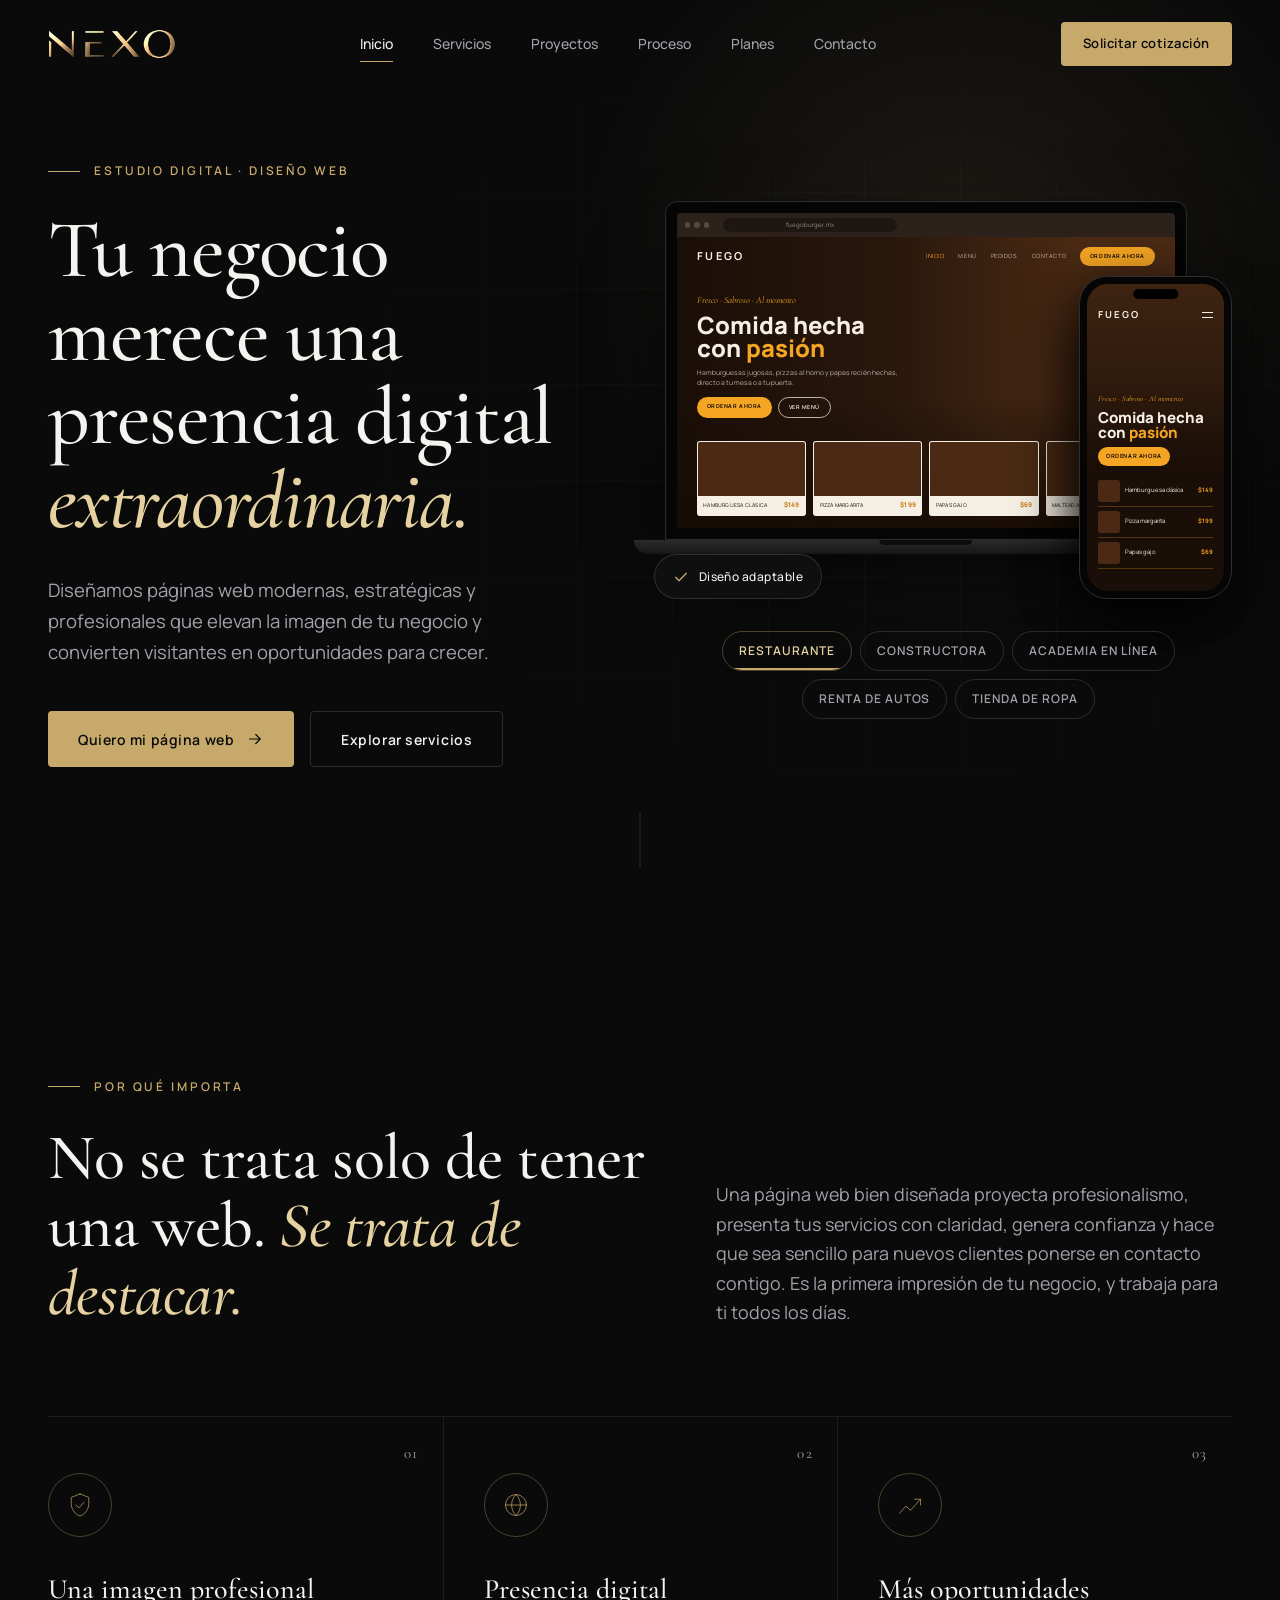
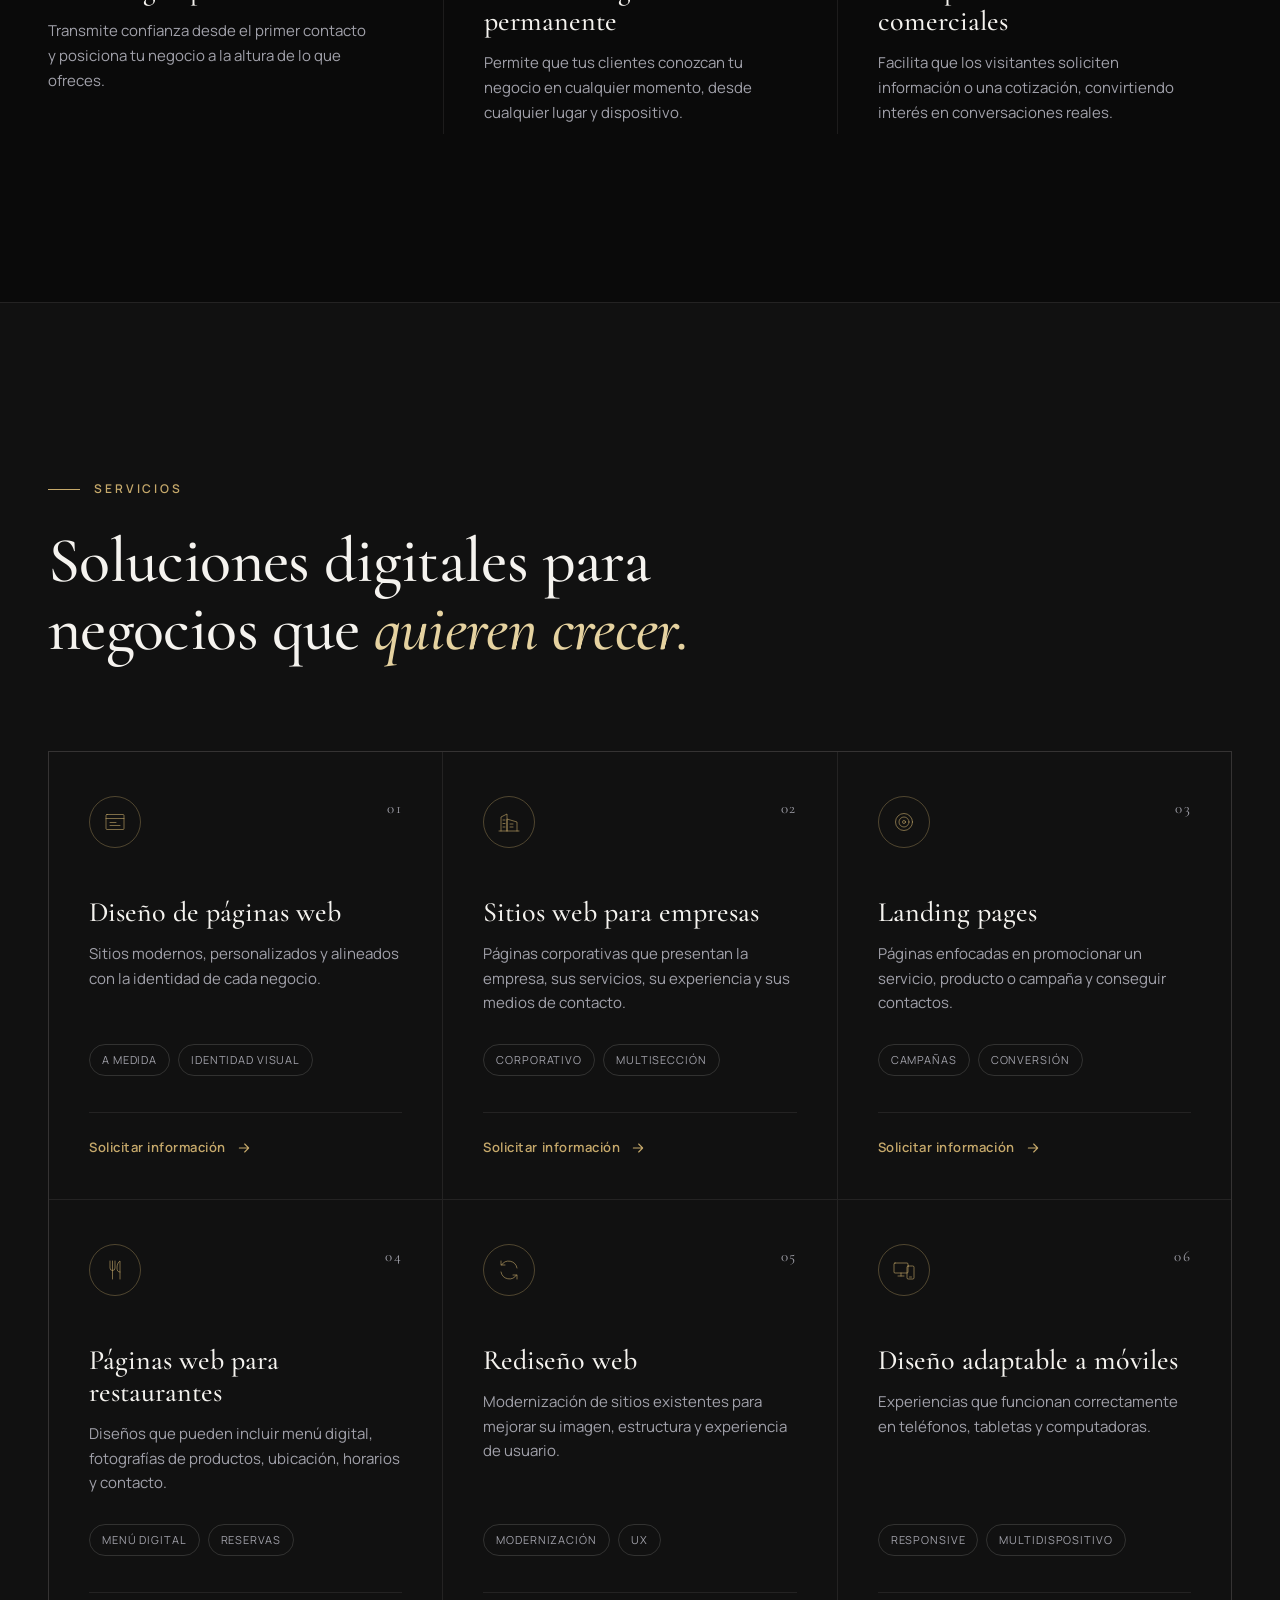
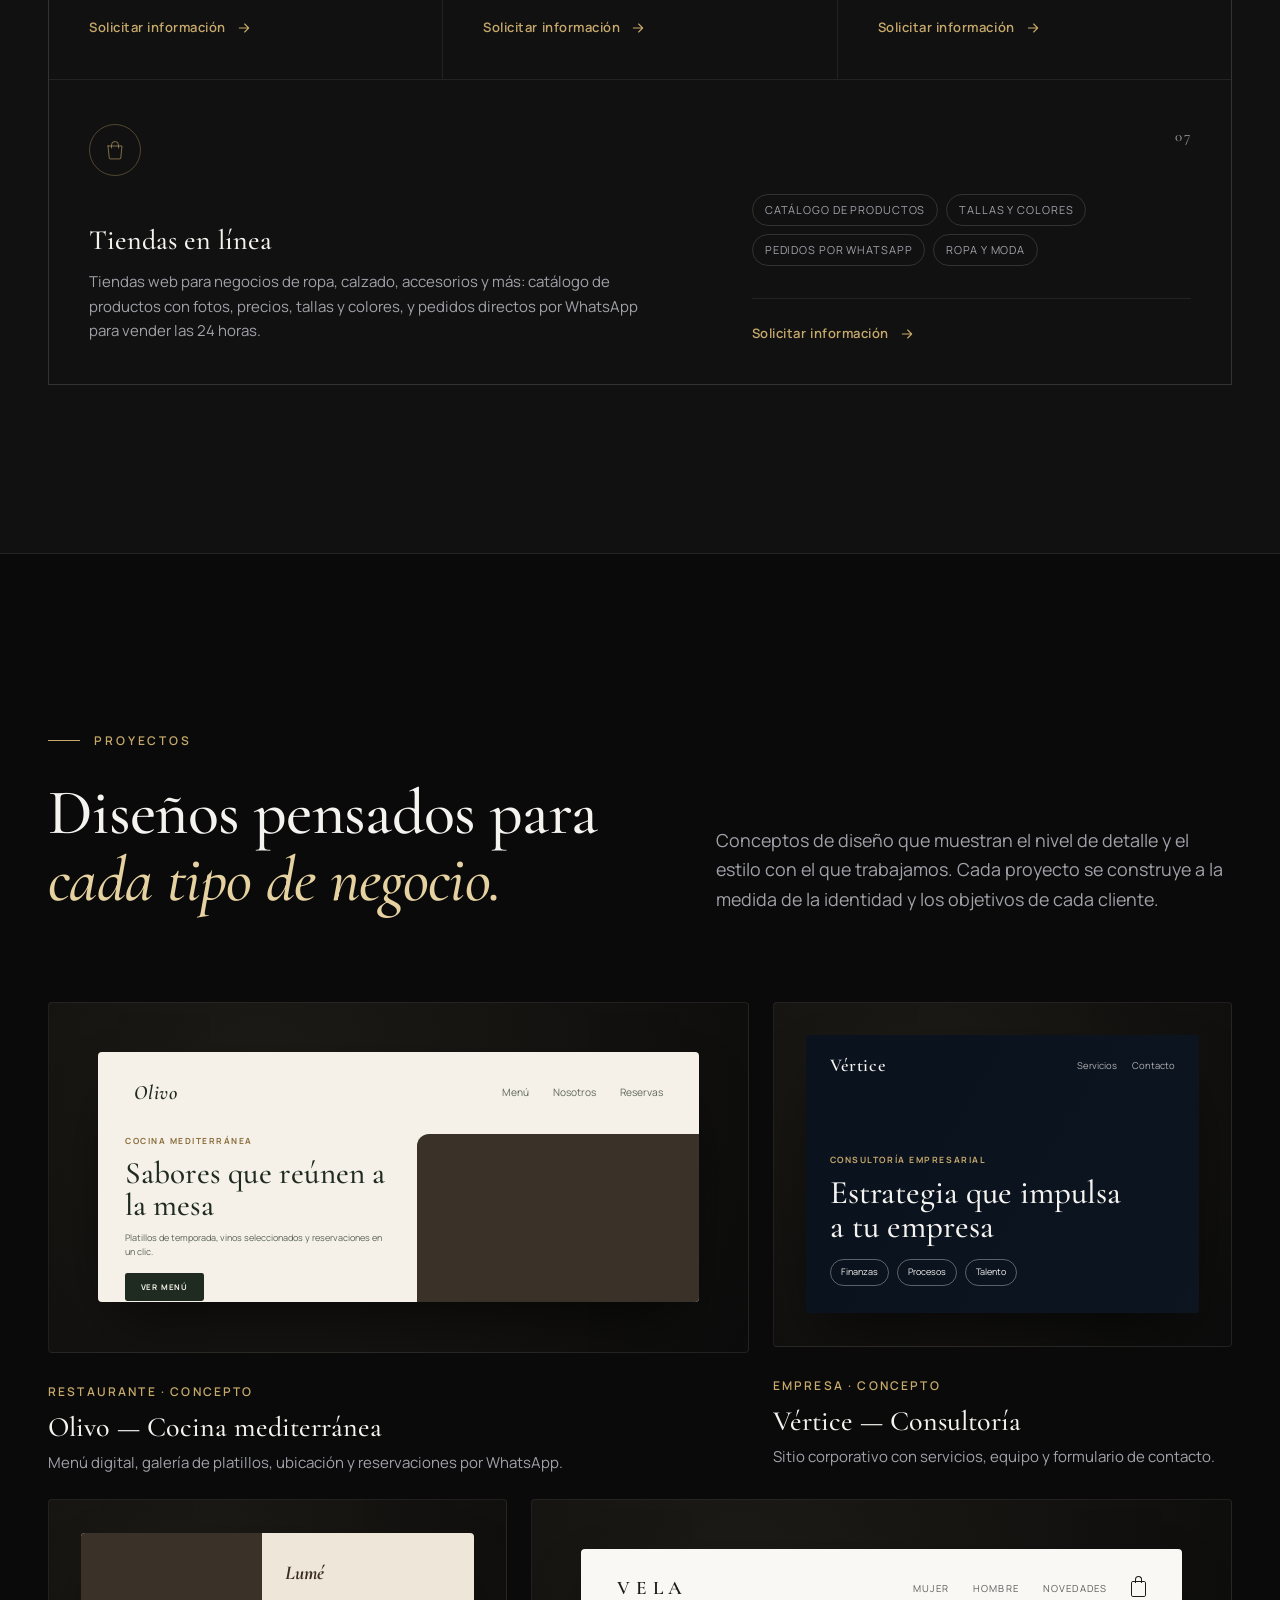
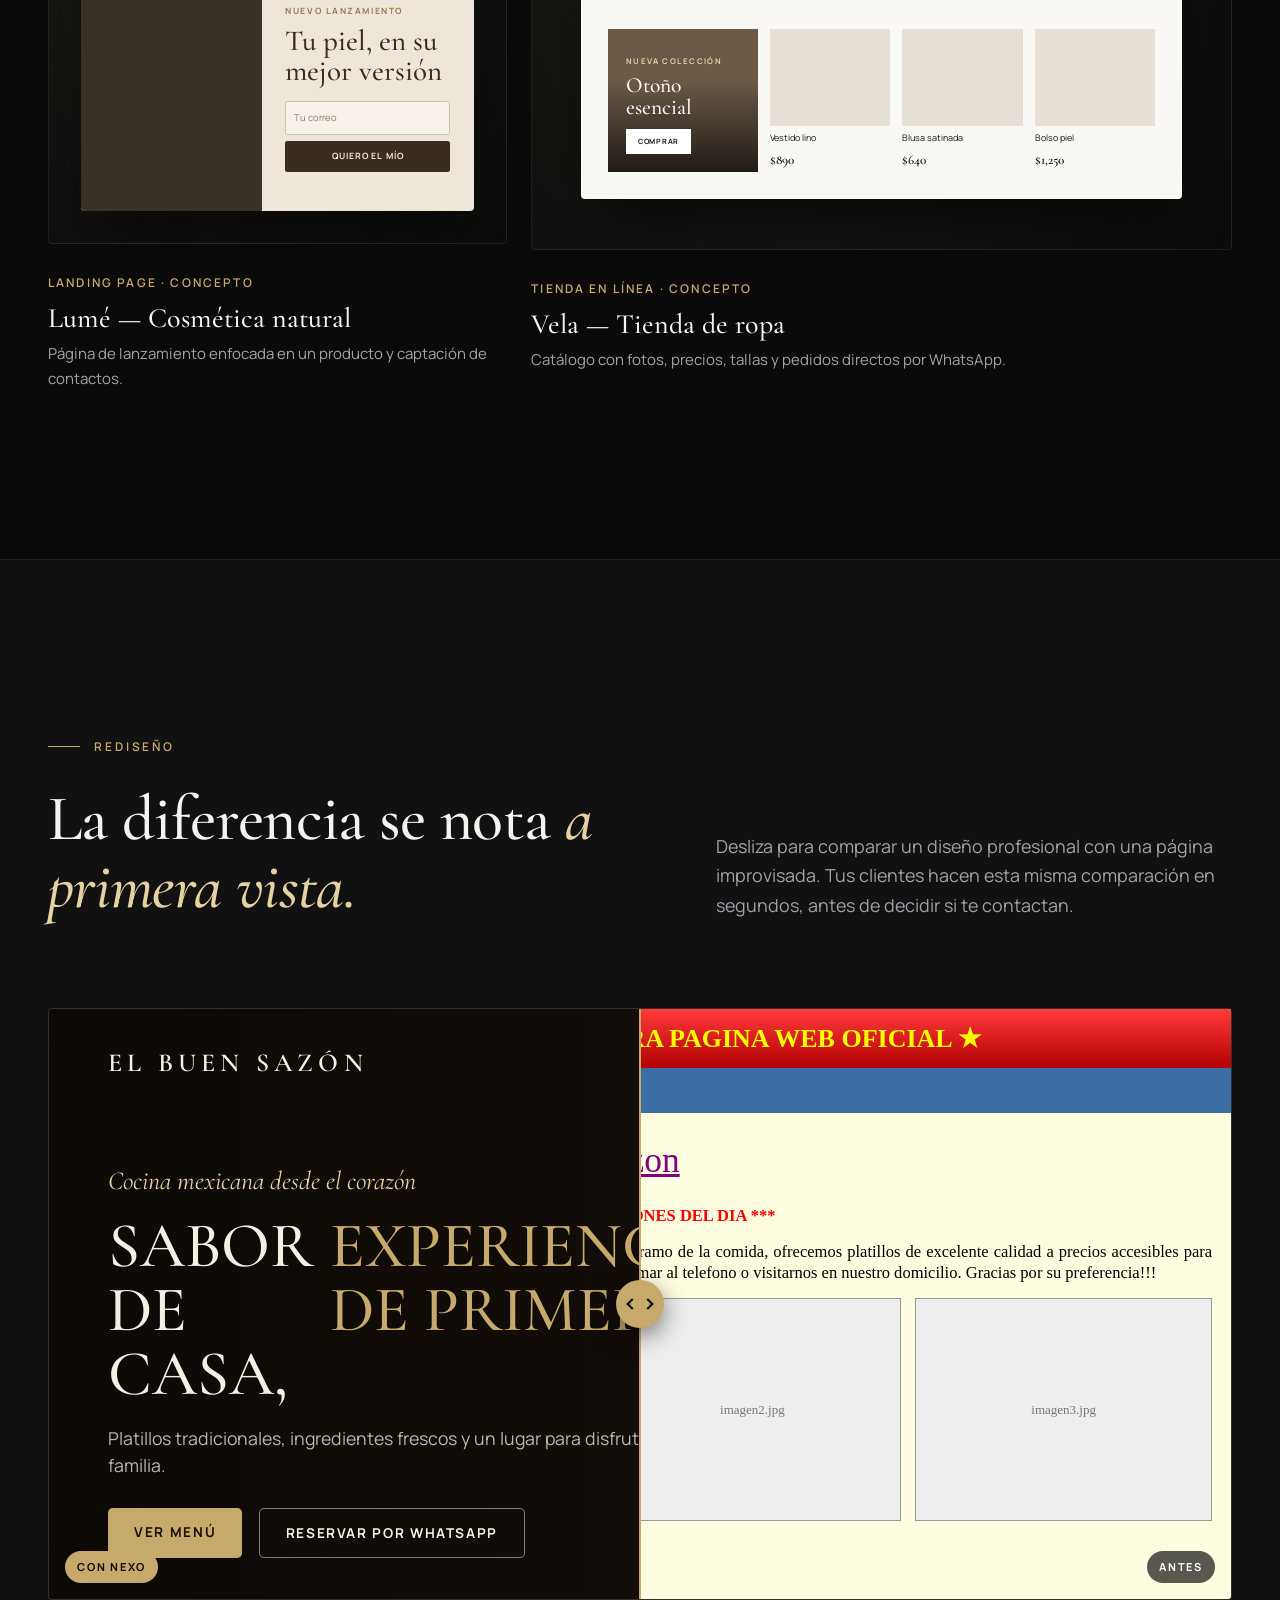
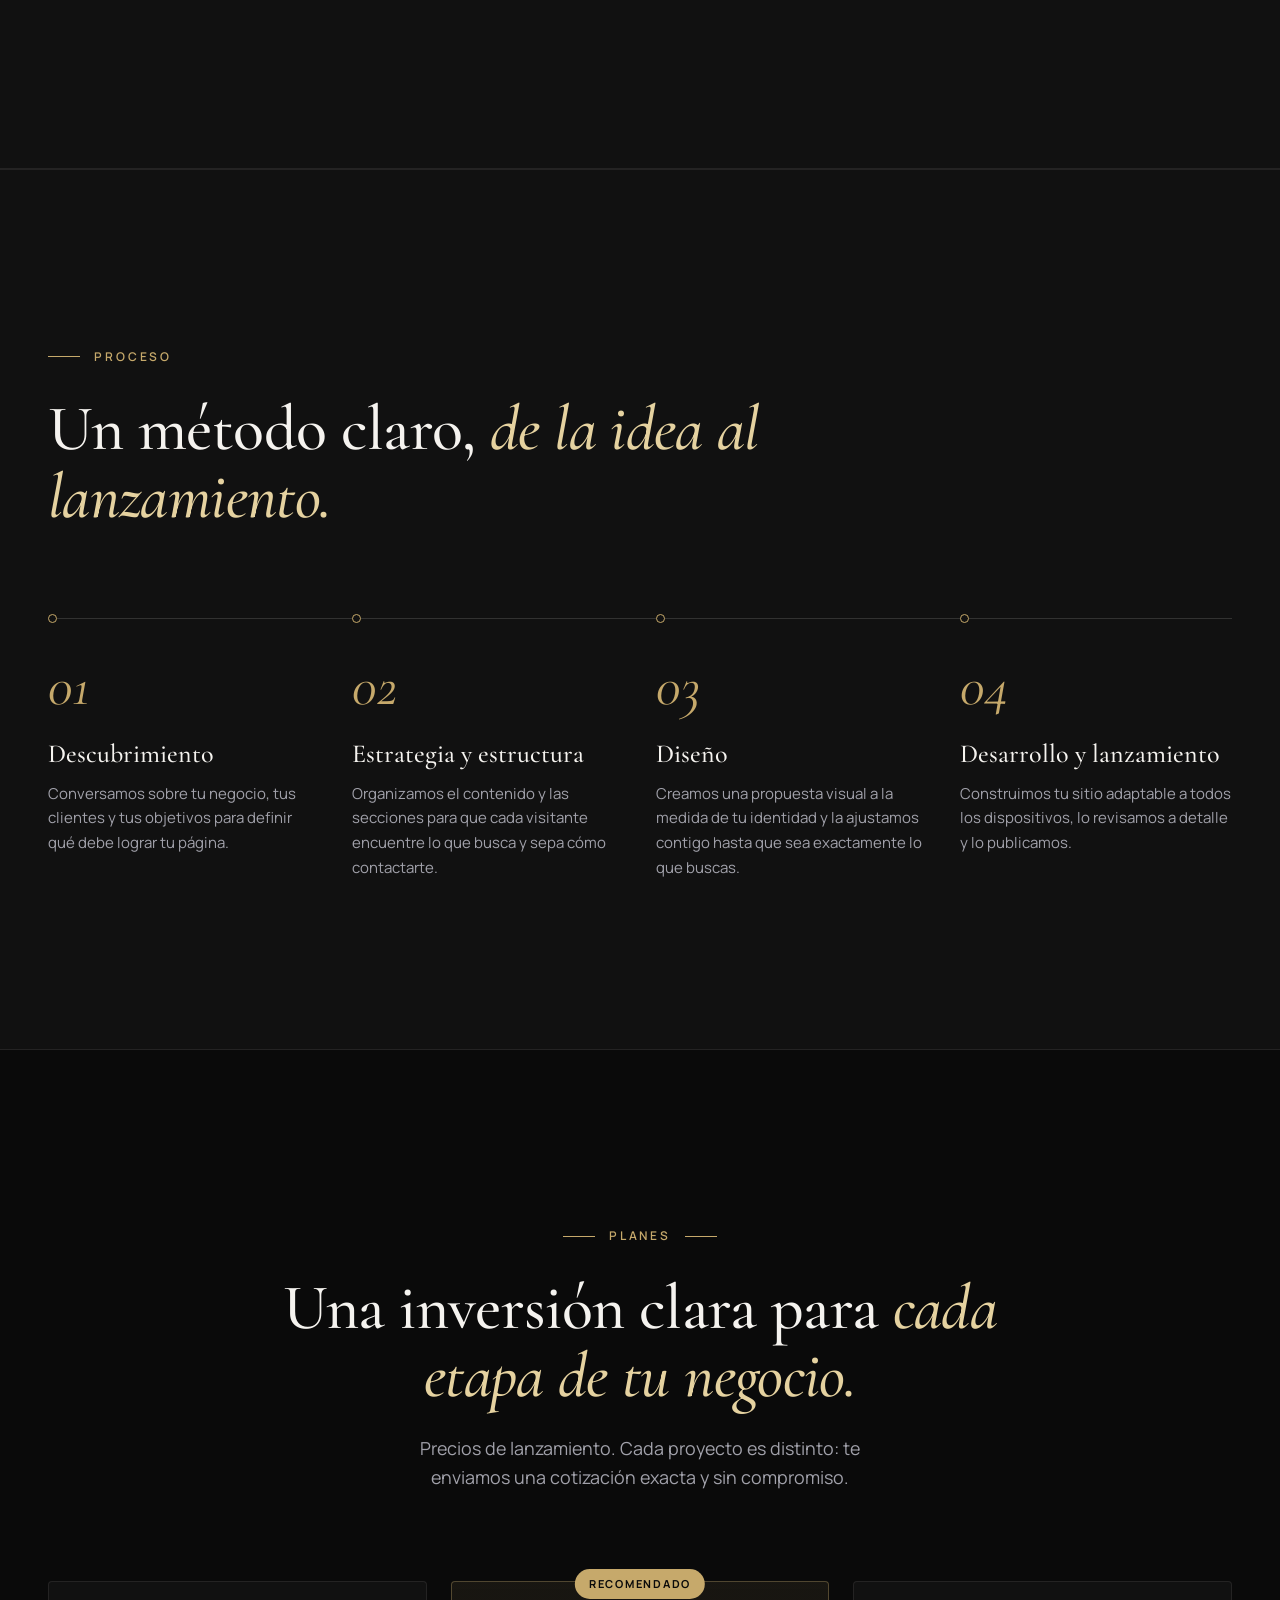
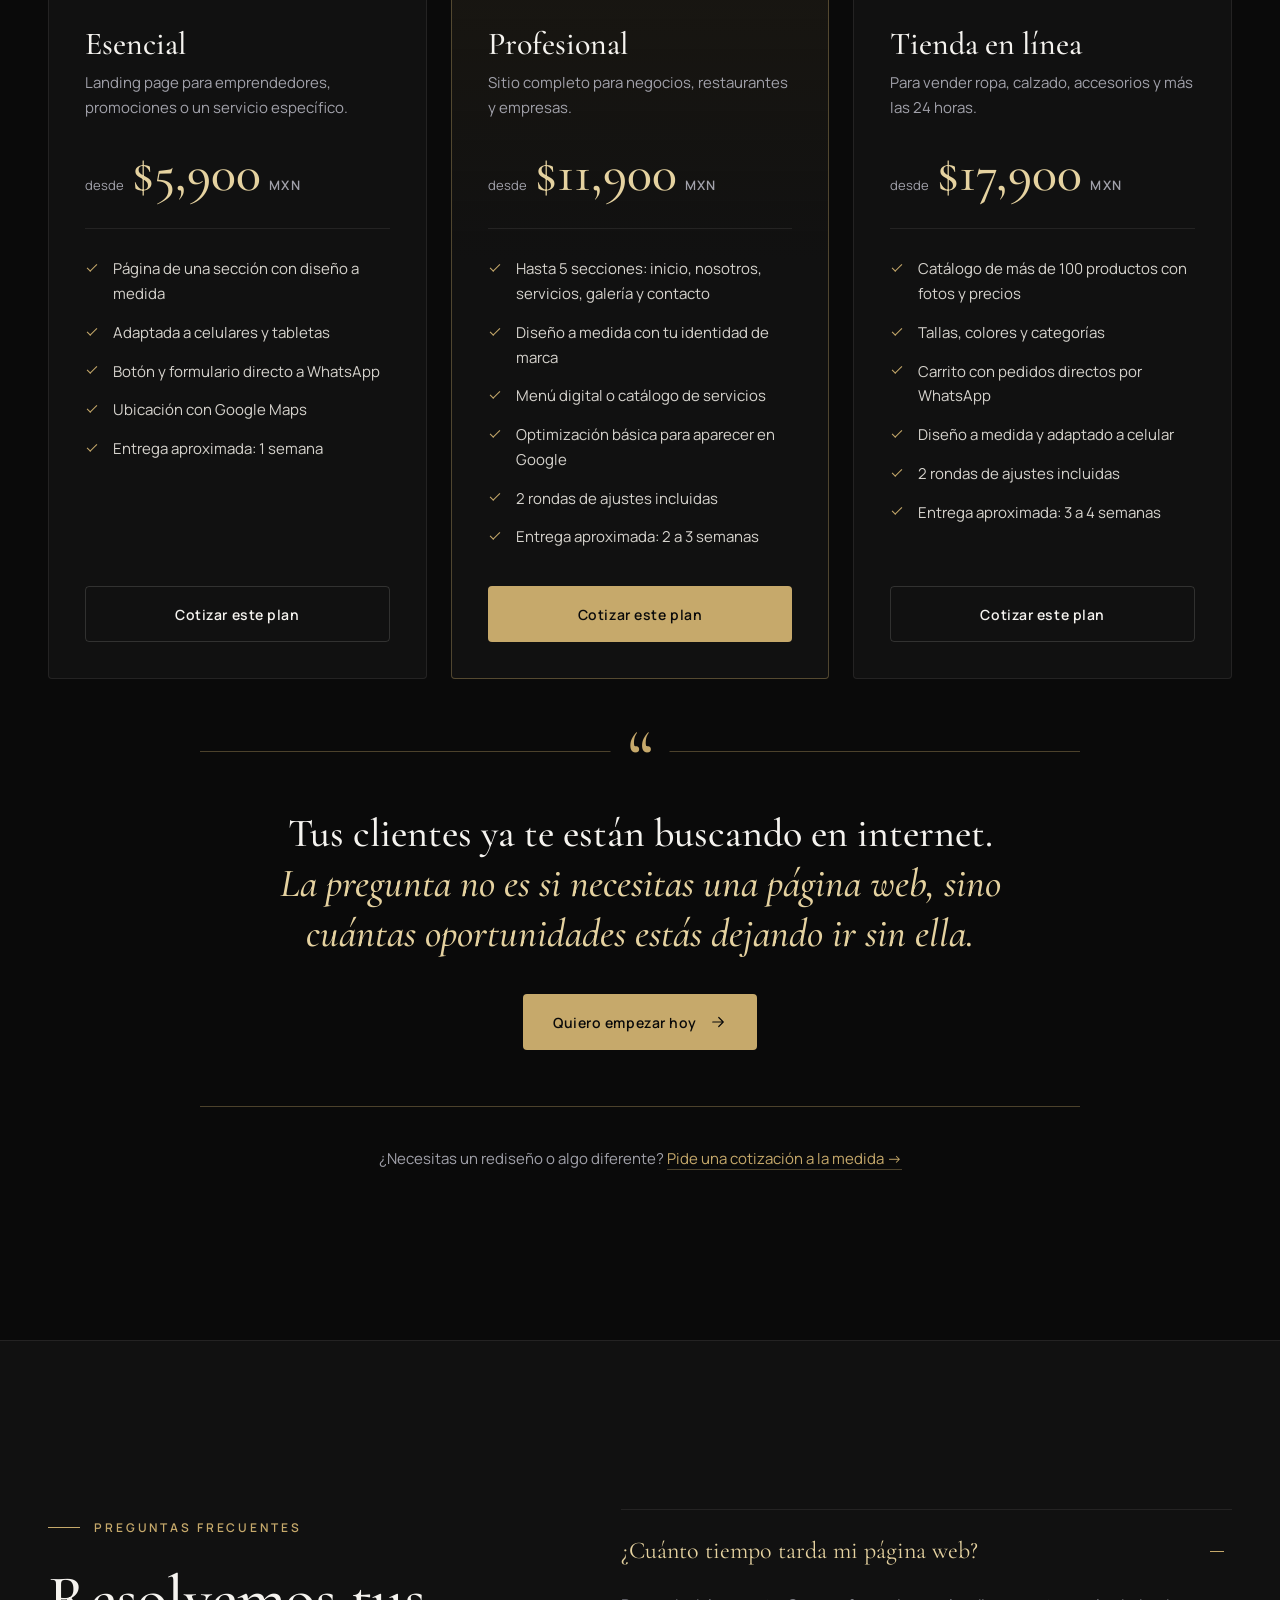
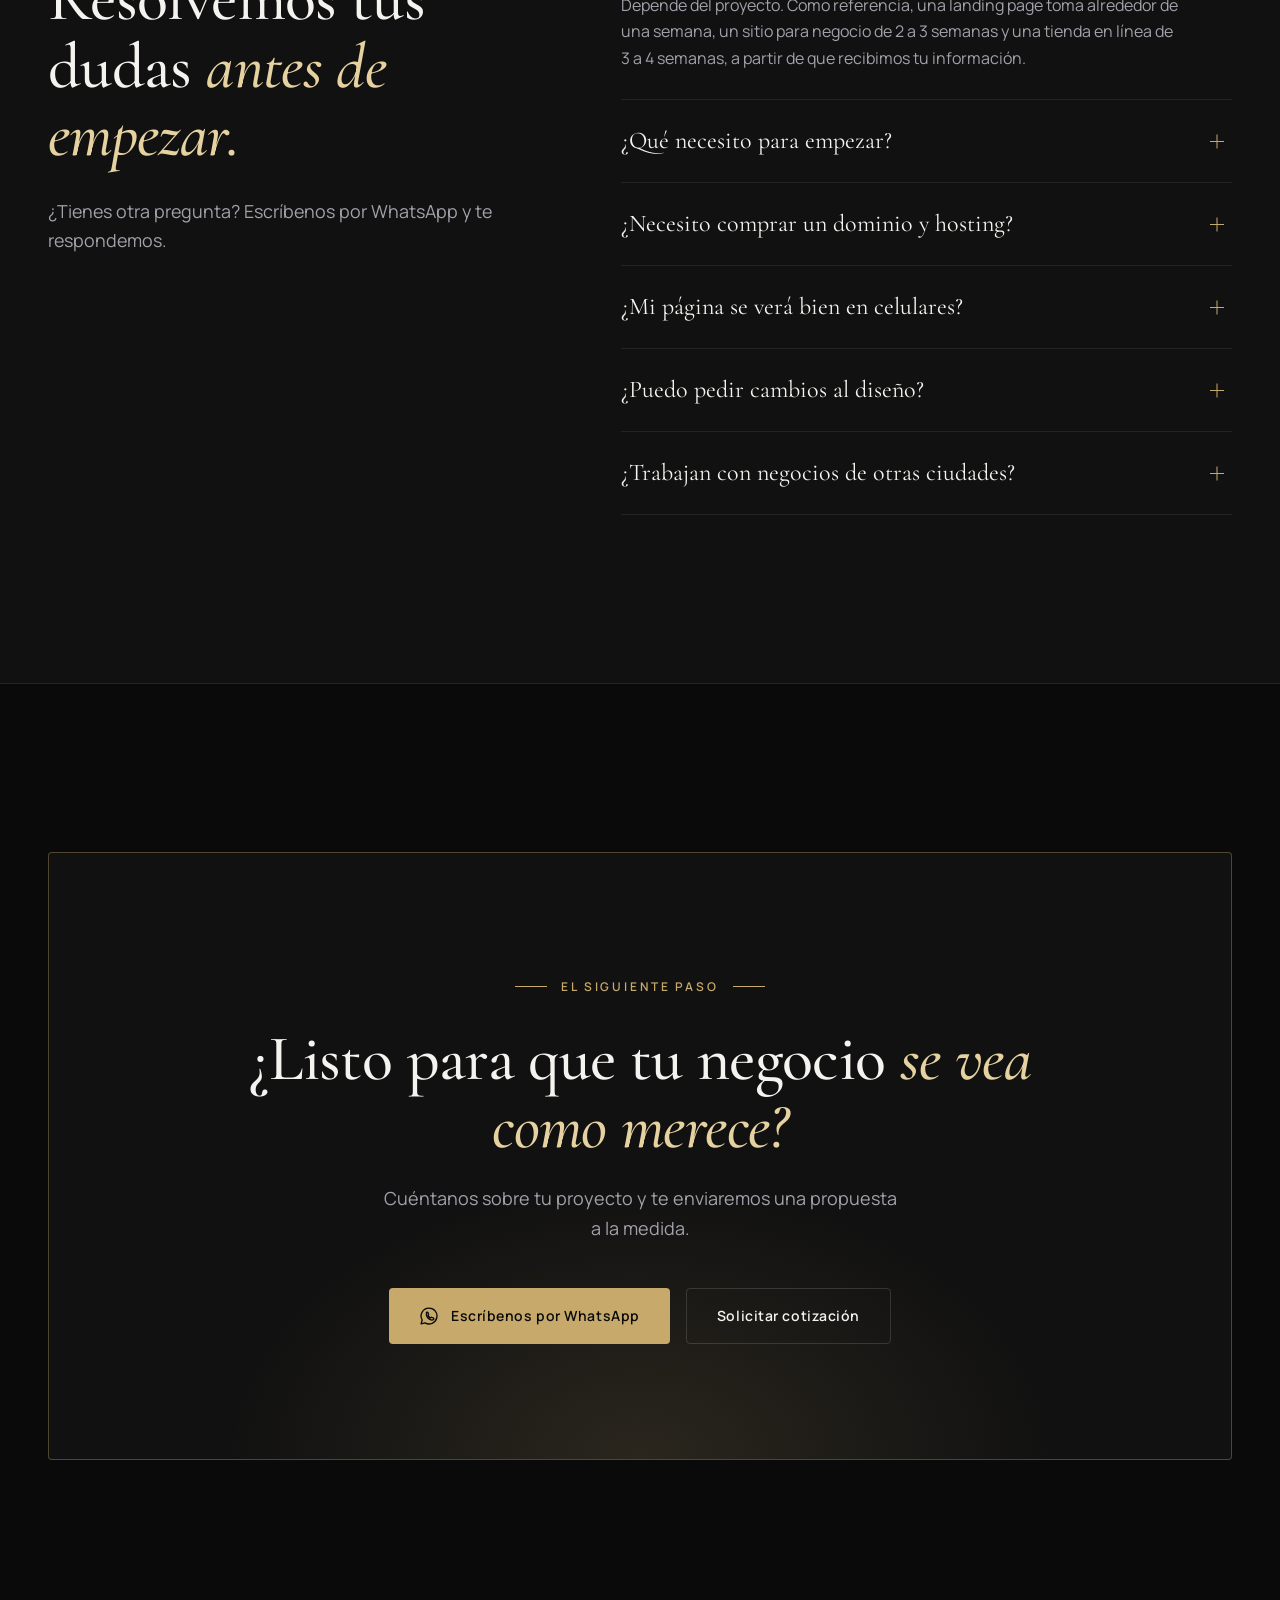
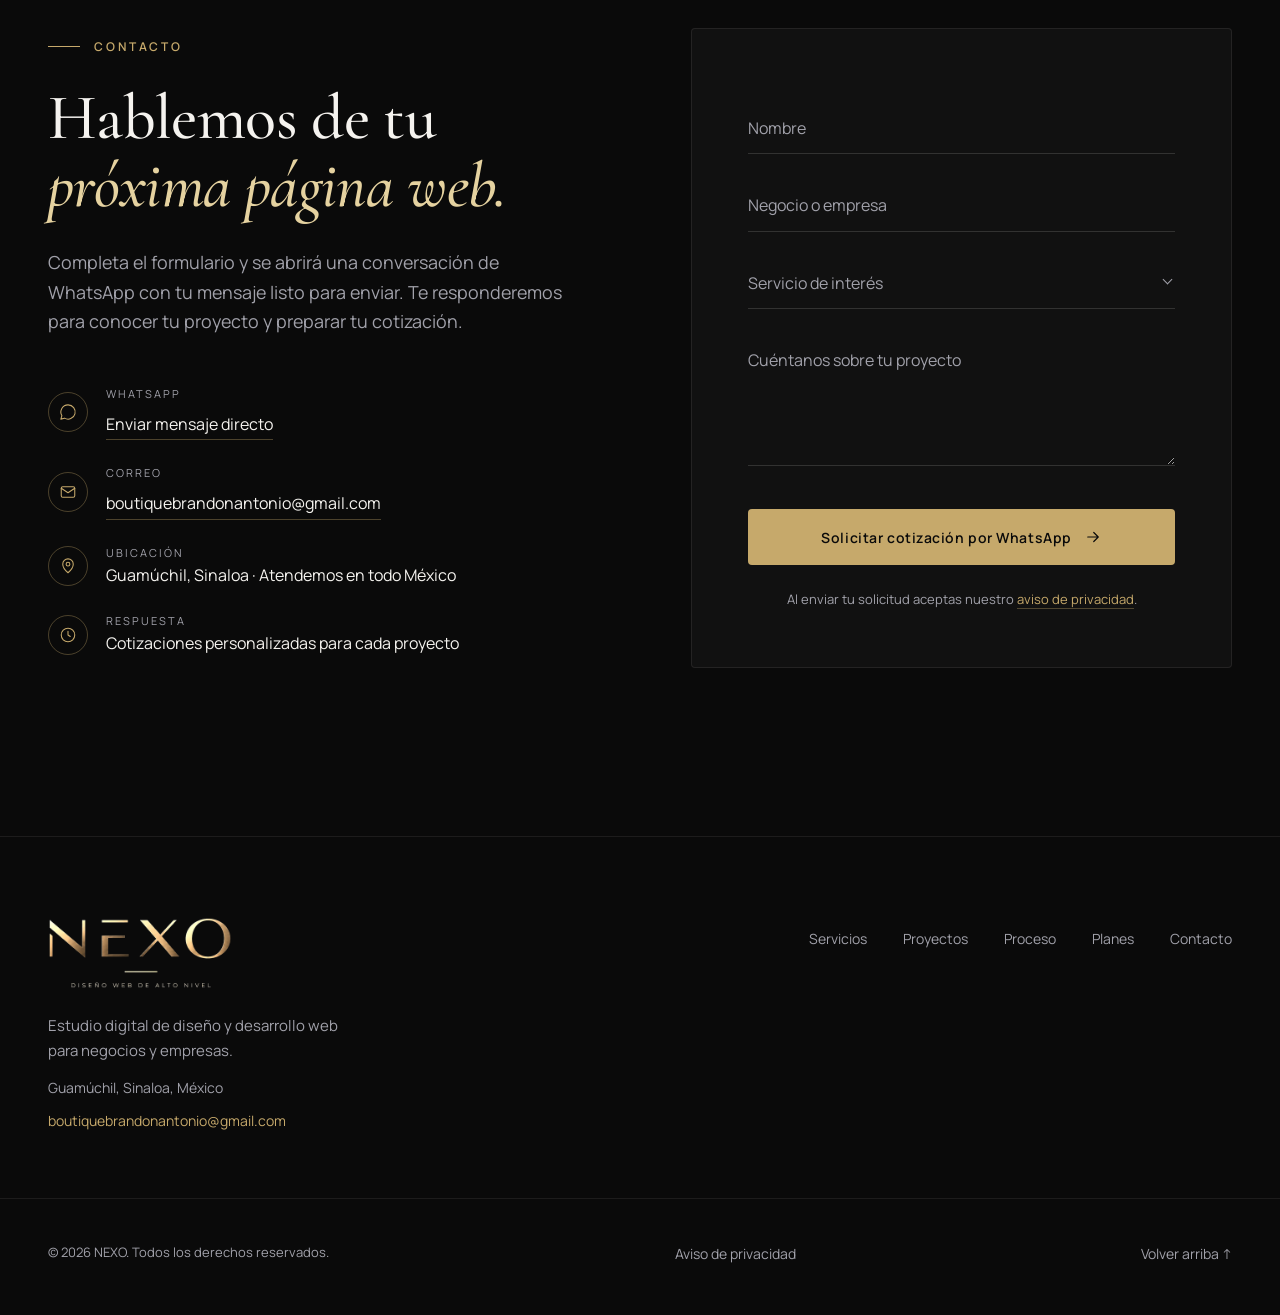
<file: index.html>
<!doctype html>
<html lang="es">
<head>
  <meta charset="utf-8">
  <meta name="viewport" content="width=device-width, initial-scale=1">
  <title>NEXO · Estudio digital de diseño web</title>
  <meta name="description" content="NEXO diseña páginas web modernas, estratégicas y profesionales que elevan la imagen de tu negocio y convierten visitantes en oportunidades para crecer.">
  <meta name="theme-color" content="#0A0A0A">
  <link rel="canonical" href="https://maria2605199-cyber.github.io/mi-pagina-web-NEXO/">
  <meta property="og:title" content="NEXO · Estudio digital de diseño web">
  <meta property="og:description" content="Tu negocio merece una presencia digital extraordinaria. Páginas web, tiendas en línea y landing pages para negocios.">
  <meta property="og:type" content="website">
  <meta property="og:url" content="https://maria2605199-cyber.github.io/mi-pagina-web-NEXO/">
  <meta property="og:locale" content="es_MX">
  <meta property="og:site_name" content="NEXO">
  <meta property="og:image" content="https://maria2605199-cyber.github.io/mi-pagina-web-NEXO/assets/og-image.png">
  <meta property="og:image:width" content="1200">
  <meta property="og:image:height" content="630">
  <meta property="og:image:alt" content="NEXO · Diseño web de alto nivel">
  <meta name="twitter:card" content="summary_large_image">
  <meta name="twitter:image" content="https://maria2605199-cyber.github.io/mi-pagina-web-NEXO/assets/og-image.png">
  <link rel="icon" href="assets/favicon.png" type="image/png">
  <link rel="apple-touch-icon" href="assets/apple-touch-icon.png">
  <script type="application/ld+json">
  {
    "@context": "https://schema.org",
    "@type": "ProfessionalService",
    "name": "NEXO",
    "alternateName": "NEXO Estudio Digital",
    "description": "Estudio digital de diseño y desarrollo de páginas web, tiendas en línea y landing pages para negocios y empresas.",
    "url": "https://maria2605199-cyber.github.io/mi-pagina-web-NEXO/",
    "logo": "https://maria2605199-cyber.github.io/mi-pagina-web-NEXO/assets/logo-nexo-completo.png",
    "image": "https://maria2605199-cyber.github.io/mi-pagina-web-NEXO/assets/og-image.png",
    "telephone": "+52 673 114 4723",
    "priceRange": "$5,900 - $17,900 MXN",
    "areaServed": {
      "@type": "Country",
      "name": "México"
    },
    "knowsLanguage": "es",
    "contactPoint": {
      "@type": "ContactPoint",
      "telephone": "+52 673 114 4723",
      "contactType": "sales",
      "availableLanguage": "Spanish",
      "email": "boutiquebrandonantonio@gmail.com"
    },
    "hasOfferCatalog": {
      "@type": "OfferCatalog",
      "name": "Planes de diseño web",
      "itemListElement": [
        {
          "@type": "Offer",
          "name": "Esencial · Landing page",
          "priceCurrency": "MXN",
          "price": "5900"
        },
        {
          "@type": "Offer",
          "name": "Profesional · Sitio web para negocio",
          "priceCurrency": "MXN",
          "price": "11900"
        },
        {
          "@type": "Offer",
          "name": "Tienda en línea",
          "priceCurrency": "MXN",
          "price": "17900"
        }
      ]
    },
    "email": "boutiquebrandonantonio@gmail.com",
    "founder": {
      "@type": "Person",
      "name": "Brandon Ulises Chaparro Vergara"
    },
    "address": {
      "@type": "PostalAddress",
      "addressLocality": "Guamúchil",
      "addressRegion": "Sinaloa",
      "addressCountry": "MX"
    }
  }
  </script>
  <link rel="preconnect" href="https://images.unsplash.com">
  <link rel="preconnect" href="https://fonts.googleapis.com">
  <link rel="preconnect" href="https://fonts.gstatic.com" crossorigin>
  <link href="https://fonts.googleapis.com/css2?family=Cormorant+Garamond:ital,wght@0,400;0,500;0,600;1,400;1,500&family=Manrope:wght@300;400;500;600;700&display=swap" rel="stylesheet">
  <link rel="stylesheet" href="css/styles.css?v=__VERSION__">
</head>
<body>
  <a class="skip-link" href="#contenido">Saltar al contenido</a>

  <!-- ============ NAVEGACIÓN ============ -->
  <header class="nav" id="nav">
    <div class="container nav__inner">
      <a href="#inicio" class="logo" aria-label="NEXO, ir al inicio"><img src="assets/logo-nexo.png" alt="NEXO" width="440" height="103"></a>

      <nav class="nav__links" aria-label="Principal">
        <a href="#inicio">Inicio</a>
        <a href="#servicios">Servicios</a>
        <a href="#proyectos">Proyectos</a>
        <a href="#proceso">Proceso</a>
        <a href="#planes">Planes</a>
        <a href="#contacto">Contacto</a>
      </nav>

      <a href="#contacto" class="btn btn--gold btn--sm nav__cta">Solicitar cotización</a>

      <button class="nav__toggle" id="navToggle" aria-label="Abrir menú" aria-expanded="false" aria-controls="mobileMenu">
        <span></span><span></span>
      </button>
    </div>

    <div class="mobile-menu" id="mobileMenu" hidden>
      <nav aria-label="Móvil">
        <a href="#inicio">Inicio</a>
        <a href="#servicios">Servicios</a>
        <a href="#proyectos">Proyectos</a>
        <a href="#proceso">Proceso</a>
        <a href="#planes">Planes</a>
        <a href="#contacto">Contacto</a>
      </nav>
      <a href="#contacto" class="btn btn--gold">Solicitar cotización</a>
    </div>
  </header>

  <main id="contenido">

    <!-- ============ HERO ============ -->
    <section class="hero" id="inicio">
      <div class="hero__glow" aria-hidden="true"></div>
      <div class="hero__grid" aria-hidden="true"></div>

      <div class="container hero__inner">
        <div class="hero__copy">
          <p class="eyebrow reveal">Estudio digital · Diseño web</p>
          <h1 class="hero__title reveal" data-delay="1">
            Tu negocio merece una presencia digital <em>extraordinaria.</em>
          </h1>
          <p class="hero__lead reveal" data-delay="2">
            Diseñamos páginas web modernas, estratégicas y profesionales que elevan la imagen de tu negocio y convierten visitantes en oportunidades para crecer.
          </p>
          <div class="hero__actions reveal" data-delay="3">
            <a href="#contacto" class="btn btn--gold">
              Quiero mi página web
              <svg viewBox="0 0 24 24" aria-hidden="true"><path d="M5 12h14M13 6l6 6-6 6"/></svg>
            </a>
            <a href="#servicios" class="btn btn--ghost">Explorar servicios</a>
          </div>
        </div>

        <!-- Composición de dispositivos: carrusel de estilos de sitio -->
        <div class="showcase reveal" data-delay="2">
          <div class="devices" aria-hidden="true">
            <div class="laptop">
              <div class="laptop__screen">
                <div class="site site--food is-active">
                  <div class="site__bar"><i></i><i></i><i></i><span class="site__url">fuegoburger.mx</span></div>
                  <div class="site__hero" data-img="https://images.unsplash.com/photo-1568901346375-23c9450c58cd?auto=format&fit=crop&w=1100&q=70">
                    <div class="site__nav"><b class="site__logo">FUEGO</b><span class="is-on">Inicio</span><span>Menú</span><span>Pedidos</span><span>Contacto</span><em class="site__btn">Ordenar ahora</em></div>
                    <div class="site__copy">
                      <i>Fresco · Sabroso · Al momento</i>
                      <div class="site__title">Comida hecha<br>con <span>pasión</span></div>
                      <p>Hamburguesas jugosas, pizzas al horno y papas recién hechas, directo a tu mesa o a tu puerta.</p>
                      <div class="site__cta"><em>Ordenar ahora</em><u>Ver menú</u></div>
                    </div>
                    <div class="site__menu">
                      <div class="dish"><div class="dish__img" data-img="https://images.unsplash.com/photo-1568901346375-23c9450c58cd?auto=format&fit=crop&w=360&q=70"></div><div class="dish__info"><span>Hamburguesa clásica</span><b>$149</b></div></div>
                      <div class="dish"><div class="dish__img" data-img="https://images.unsplash.com/photo-1565299624946-b28f40a0ae38?auto=format&fit=crop&w=360&q=70"></div><div class="dish__info"><span>Pizza margarita</span><b>$199</b></div></div>
                      <div class="dish"><div class="dish__img" data-img="https://images.unsplash.com/photo-1573080496219-bb080dd4f877?auto=format&fit=crop&w=360&q=70"></div><div class="dish__info"><span>Papas gajo</span><b>$69</b></div></div>
                      <div class="dish"><div class="dish__img" data-img="https://images.unsplash.com/photo-1572490122747-3968b75cc699?auto=format&fit=crop&w=360&q=70"></div><div class="dish__info"><span>Malteada</span><b>$79</b></div></div>
                    </div>
                  </div>
                </div>
                <div class="site site--build">
                  <div class="site__bar"><i></i><i></i><i></i><span class="site__url">alturaconstructora.mx</span></div>
                  <div class="site__hero" data-img="https://images.unsplash.com/photo-1486406146926-c627a92ad1ab?auto=format&fit=crop&w=1100&q=70">
                    <div class="site__nav"><b class="site__logo">ALTURA</b><span class="is-on">Inicio</span><span>Servicios</span><span>Proyectos</span><span>Nosotros</span><em class="site__btn">Contacto</em></div>
                    <div class="site__copy">
                      <i>Ingeniería y construcción</i>
                      <div class="site__title">Construimos el<br><span>futuro</span> de tu ciudad</div>
                      <p>Proyectos de infraestructura, edificios comerciales y desarrollo urbano con calidad y experiencia.</p>
                      <div class="site__cta"><em>Conocer más</em><u>Ver proyectos</u></div>
                    </div>
                    <div class="site__menu">
                      <div class="dish"><div class="dish__img" data-img="https://images.unsplash.com/photo-1449157291145-7efd050a4d0e?auto=format&fit=crop&w=360&q=70"></div><div class="dish__info"><span>Infraestructura</span><b>Ver más</b></div></div>
                      <div class="dish"><div class="dish__img" data-img="https://images.unsplash.com/photo-1545324418-cc1a3fa10c00?auto=format&fit=crop&w=360&q=70"></div><div class="dish__info"><span>Edificios comerciales</span><b>Ver más</b></div></div>
                      <div class="dish"><div class="dish__img" data-img="https://images.unsplash.com/photo-1486406146926-c627a92ad1ab?auto=format&fit=crop&w=360&q=70"></div><div class="dish__info"><span>Desarrollo urbano</span><b>Ver más</b></div></div>
                      <div class="dish"><div class="dish__img" data-img="https://images.unsplash.com/photo-1503387762-592deb58ef4e?auto=format&fit=crop&w=360&q=70"></div><div class="dish__info"><span>Remodelación</span><b>Ver más</b></div></div>
                    </div>
                  </div>
                </div>
                <div class="site site--academy">
                  <div class="site__bar"><i></i><i></i><i></i><span class="site__url">vozsocial.academy</span></div>
                  <div class="site__hero" data-img="https://images.unsplash.com/photo-1573496359142-b8d87734a5a2?auto=format&fit=crop&w=1100&q=70">
                    <div class="site__nav"><b class="site__logo">VOZ SOCIAL</b><span class="is-on">Cursos</span><span>Membresía</span><span>Recursos</span><span>Opiniones</span><em class="site__btn">Únete</em></div>
                    <div class="site__copy">
                      <i>Academia para creadores</i>
                      <div class="site__title">Crea. Crece.<br><span>Monetiza.</span></div>
                      <p>Plantillas, cursos y estrategias para creadores y negocios que quieren destacar en redes.</p>
                      <div class="site__cta"><em>Prueba 7 días gratis</em><u>Ver membresías</u></div>
                    </div>
                    <div class="site__menu">
                      <div class="dish"><div class="dish__img" data-img="https://images.unsplash.com/photo-1611162617474-5b21e879e113?auto=format&fit=crop&w=360&q=70"></div><div class="dish__info"><span>Plantillas</span><b>Ver más</b></div></div>
                      <div class="dish"><div class="dish__img" data-img="https://images.unsplash.com/photo-1611162616305-c69b3fa7fbe0?auto=format&fit=crop&w=360&q=70"></div><div class="dish__info"><span>Reels y TikTok</span><b>Ver más</b></div></div>
                      <div class="dish"><div class="dish__img" data-img="https://images.unsplash.com/photo-1460925895917-afdab827c52f?auto=format&fit=crop&w=360&q=70"></div><div class="dish__info"><span>Estrategia</span><b>Ver más</b></div></div>
                      <div class="dish"><div class="dish__img" data-img="https://images.unsplash.com/photo-1522202176988-66273c2fd55f?auto=format&fit=crop&w=360&q=70"></div><div class="dish__info"><span>Cursos</span><b>Ver más</b></div></div>
                    </div>
                  </div>
                </div>
                <div class="site site--cars">
                  <div class="site__bar"><i></i><i></i><i></i><span class="site__url">rumborentacar.mx</span></div>
                  <div class="site__hero" data-img="https://images.unsplash.com/photo-1503376780353-7e6692767b70?auto=format&fit=crop&w=1100&q=70">
                    <div class="site__nav"><b class="site__logo">RUMBO</b><span class="is-on">Inicio</span><span>Flotilla</span><span>Servicios</span><span>Reservar</span><em class="site__btn">Reservar</em></div>
                    <div class="site__copy">
                      <i>Renta de autos premium</i>
                      <div class="site__title">Tu viaje,<br><span>a otro nivel.</span></div>
                      <p>Autos confiables y servicio excepcional. Reserva en minutos y recibe tu auto donde lo necesites.</p>
                      <div class="site__cta"><em>Reservar auto</em><u>Ver flotilla</u></div>
                    </div>
                    <div class="site__menu">
                      <div class="dish"><div class="dish__img" data-img="https://images.unsplash.com/photo-1494976388531-d1058494cdd8?auto=format&fit=crop&w=360&q=70"></div><div class="dish__info"><span>Sedán</span><b>$850/día</b></div></div>
                      <div class="dish"><div class="dish__img" data-img="https://images.unsplash.com/photo-1519641471654-76ce0107ad1b?auto=format&fit=crop&w=360&q=70"></div><div class="dish__info"><span>SUV</span><b>$1,200/día</b></div></div>
                      <div class="dish"><div class="dish__img" data-img="https://images.unsplash.com/photo-1552519507-da3b142c6e3d?auto=format&fit=crop&w=360&q=70"></div><div class="dish__info"><span>Deportivo</span><b>$2,400/día</b></div></div>
                      <div class="dish"><div class="dish__img" data-img="https://images.unsplash.com/photo-1533473359331-0135ef1b58bf?auto=format&fit=crop&w=360&q=70"></div><div class="dish__info"><span>Clásico</span><b>$1,600/día</b></div></div>
                    </div>
                  </div>
                </div>
                <div class="site site--fashion">
                  <div class="site__bar"><i></i><i></i><i></i><span class="site__url">velastore.mx</span></div>
                  <div class="site__hero" data-img="https://images.unsplash.com/photo-1441986300917-64674bd600d8?auto=format&fit=crop&w=1100&q=70">
                    <div class="site__nav"><b class="site__logo">VELA</b><span class="is-on">Tienda</span><span>Colecciones</span><span>Nosotros</span><span>Contacto</span><em class="site__btn">Carrito</em></div>
                    <div class="site__copy">
                      <i>Nueva colección</i>
                      <div class="site__title">Atemporal<br><span>por naturaleza</span></div>
                      <p>Prendas esenciales de calidad para un guardarropa moderno. Envíos a todo el país.</p>
                      <div class="site__cta"><em>Comprar ahora</em><u>Ver colección</u></div>
                    </div>
                    <div class="site__menu">
                      <div class="dish"><div class="dish__img" data-img="https://images.unsplash.com/photo-1515886657613-9f3515b0c78f?auto=format&fit=crop&w=360&q=70"></div><div class="dish__info"><span>Vestido lino</span><b>$890</b></div></div>
                      <div class="dish"><div class="dish__img" data-img="https://images.unsplash.com/photo-1490481651871-ab68de25d43d?auto=format&fit=crop&w=360&q=70"></div><div class="dish__info"><span>Blusa satinada</span><b>$640</b></div></div>
                      <div class="dish"><div class="dish__img" data-img="https://images.unsplash.com/photo-1483985988355-763728e1935b?auto=format&fit=crop&w=360&q=70"></div><div class="dish__info"><span>Bolso piel</span><b>$1,250</b></div></div>
                      <div class="dish"><div class="dish__img" data-img="https://images.unsplash.com/photo-1441986300917-64674bd600d8?auto=format&fit=crop&w=360&q=70"></div><div class="dish__info"><span>Colección</span><b>Ver más</b></div></div>
                    </div>
                  </div>
                </div>
              </div>
              <div class="laptop__base"></div>
            </div>

            <div class="phone">
              <div class="phone__notch"></div>
            <div class="site site--phone site--food is-active">
              <div class="site__hero" data-img="https://images.unsplash.com/photo-1568901346375-23c9450c58cd?auto=format&fit=crop&w=500&q=70">
                <div class="site__nav"><b class="site__logo">FUEGO</b><i class="site__burger"></i></div>
                <div class="site__copy">
                  <i>Fresco · Sabroso · Al momento</i>
                  <div class="site__title">Comida hecha con <span>pasión</span></div>
                  <div class="site__cta"><em>Ordenar ahora</em></div>
                </div>
              </div>
              <div class="site__list">
                  <div class="dish-row"><div class="dish__img" data-img="https://images.unsplash.com/photo-1568901346375-23c9450c58cd?auto=format&fit=crop&w=160&q=70"></div><span>Hamburguesa clásica</span><b>$149</b></div>
                  <div class="dish-row"><div class="dish__img" data-img="https://images.unsplash.com/photo-1565299624946-b28f40a0ae38?auto=format&fit=crop&w=160&q=70"></div><span>Pizza margarita</span><b>$199</b></div>
                  <div class="dish-row"><div class="dish__img" data-img="https://images.unsplash.com/photo-1573080496219-bb080dd4f877?auto=format&fit=crop&w=160&q=70"></div><span>Papas gajo</span><b>$69</b></div>
              </div>
            </div>
            <div class="site site--phone site--build">
              <div class="site__hero" data-img="https://images.unsplash.com/photo-1486406146926-c627a92ad1ab?auto=format&fit=crop&w=500&q=70">
                <div class="site__nav"><b class="site__logo">ALTURA</b><i class="site__burger"></i></div>
                <div class="site__copy">
                  <i>Ingeniería y construcción</i>
                  <div class="site__title">Construimos el <span>futuro</span> de tu ciudad</div>
                  <div class="site__cta"><em>Conocer más</em></div>
                </div>
              </div>
              <div class="site__list">
                  <div class="dish-row"><div class="dish__img" data-img="https://images.unsplash.com/photo-1449157291145-7efd050a4d0e?auto=format&fit=crop&w=160&q=70"></div><span>Infraestructura</span><b>Ver más</b></div>
                  <div class="dish-row"><div class="dish__img" data-img="https://images.unsplash.com/photo-1545324418-cc1a3fa10c00?auto=format&fit=crop&w=160&q=70"></div><span>Edificios comerciales</span><b>Ver más</b></div>
                  <div class="dish-row"><div class="dish__img" data-img="https://images.unsplash.com/photo-1486406146926-c627a92ad1ab?auto=format&fit=crop&w=160&q=70"></div><span>Desarrollo urbano</span><b>Ver más</b></div>
              </div>
            </div>
            <div class="site site--phone site--academy">
              <div class="site__hero" data-img="https://images.unsplash.com/photo-1573496359142-b8d87734a5a2?auto=format&fit=crop&w=500&q=70">
                <div class="site__nav"><b class="site__logo">VOZ SOCIAL</b><i class="site__burger"></i></div>
                <div class="site__copy">
                  <i>Academia para creadores</i>
                  <div class="site__title">Crea. Crece. <span>Monetiza.</span></div>
                  <div class="site__cta"><em>Prueba 7 días gratis</em></div>
                </div>
              </div>
              <div class="site__list">
                  <div class="dish-row"><div class="dish__img" data-img="https://images.unsplash.com/photo-1611162617474-5b21e879e113?auto=format&fit=crop&w=160&q=70"></div><span>Plantillas</span><b>Ver más</b></div>
                  <div class="dish-row"><div class="dish__img" data-img="https://images.unsplash.com/photo-1611162616305-c69b3fa7fbe0?auto=format&fit=crop&w=160&q=70"></div><span>Reels y TikTok</span><b>Ver más</b></div>
                  <div class="dish-row"><div class="dish__img" data-img="https://images.unsplash.com/photo-1460925895917-afdab827c52f?auto=format&fit=crop&w=160&q=70"></div><span>Estrategia</span><b>Ver más</b></div>
              </div>
            </div>
            <div class="site site--phone site--cars">
              <div class="site__hero" data-img="https://images.unsplash.com/photo-1503376780353-7e6692767b70?auto=format&fit=crop&w=500&q=70">
                <div class="site__nav"><b class="site__logo">RUMBO</b><i class="site__burger"></i></div>
                <div class="site__copy">
                  <i>Renta de autos premium</i>
                  <div class="site__title">Tu viaje, <span>a otro nivel.</span></div>
                  <div class="site__cta"><em>Reservar auto</em></div>
                </div>
              </div>
              <div class="site__list">
                  <div class="dish-row"><div class="dish__img" data-img="https://images.unsplash.com/photo-1494976388531-d1058494cdd8?auto=format&fit=crop&w=160&q=70"></div><span>Sedán</span><b>$850/día</b></div>
                  <div class="dish-row"><div class="dish__img" data-img="https://images.unsplash.com/photo-1519641471654-76ce0107ad1b?auto=format&fit=crop&w=160&q=70"></div><span>SUV</span><b>$1,200/día</b></div>
                  <div class="dish-row"><div class="dish__img" data-img="https://images.unsplash.com/photo-1552519507-da3b142c6e3d?auto=format&fit=crop&w=160&q=70"></div><span>Deportivo</span><b>$2,400/día</b></div>
              </div>
            </div>
            <div class="site site--phone site--fashion">
              <div class="site__hero" data-img="https://images.unsplash.com/photo-1441986300917-64674bd600d8?auto=format&fit=crop&w=500&q=70">
                <div class="site__nav"><b class="site__logo">VELA</b><i class="site__burger"></i></div>
                <div class="site__copy">
                  <i>Nueva colección</i>
                  <div class="site__title">Atemporal <span>por naturaleza</span></div>
                  <div class="site__cta"><em>Comprar ahora</em></div>
                </div>
              </div>
              <div class="site__list">
                  <div class="dish-row"><div class="dish__img" data-img="https://images.unsplash.com/photo-1515886657613-9f3515b0c78f?auto=format&fit=crop&w=160&q=70"></div><span>Vestido lino</span><b>$890</b></div>
                  <div class="dish-row"><div class="dish__img" data-img="https://images.unsplash.com/photo-1490481651871-ab68de25d43d?auto=format&fit=crop&w=160&q=70"></div><span>Blusa satinada</span><b>$640</b></div>
                  <div class="dish-row"><div class="dish__img" data-img="https://images.unsplash.com/photo-1483985988355-763728e1935b?auto=format&fit=crop&w=160&q=70"></div><span>Bolso piel</span><b>$1,250</b></div>
              </div>
            </div>
            </div>

            <div class="devices__badge">
              <svg viewBox="0 0 24 24"><path d="M4 12.5l5 5L20 6.5"/></svg>
              Diseño adaptable
            </div>
          </div>
          <div class="showcase__tabs" role="group" aria-label="Estilos de página web"><button type="button" class="showcase__tab is-active" data-slide="0">Restaurante</button><button type="button" class="showcase__tab" data-slide="1">Constructora</button><button type="button" class="showcase__tab" data-slide="2">Academia en línea</button><button type="button" class="showcase__tab" data-slide="3">Renta de autos</button><button type="button" class="showcase__tab" data-slide="4">Tienda de ropa</button></div>
        </div>
      </div>

      <a href="#valor" class="hero__scroll" aria-label="Desplazarse a la siguiente sección"><span></span></a>
    </section>

    <!-- ============ VALOR ============ -->
    <section class="section" id="valor">
      <div class="container">
        <div class="section__head section__head--split">
          <div>
            <p class="eyebrow reveal">Por qué importa</p>
            <h2 class="h2 reveal" data-delay="1">No se trata solo de tener una web. <em>Se trata de destacar.</em></h2>
          </div>
          <p class="section__lead reveal" data-delay="2">
            Una página web bien diseñada proyecta profesionalismo, presenta tus servicios con claridad, genera confianza y hace que sea sencillo para nuevos clientes ponerse en contacto contigo. Es la primera impresión de tu negocio, y trabaja para ti todos los días.
          </p>
        </div>

        <div class="benefits">
          <article class="benefit reveal">
            <span class="benefit__num">01</span>
            <div class="icon">
              <svg viewBox="0 0 48 48"><path d="M24 5l15 6v11c0 9.5-6.4 17.6-15 21-8.6-3.4-15-11.5-15-21V11l15-6z"/><path d="M17 24l5 5 9-10"/></svg>
            </div>
            <h3>Una imagen profesional</h3>
            <p>Transmite confianza desde el primer contacto y posiciona tu negocio a la altura de lo que ofreces.</p>
          </article>
          <article class="benefit reveal" data-delay="1">
            <span class="benefit__num">02</span>
            <div class="icon">
              <svg viewBox="0 0 48 48"><circle cx="24" cy="24" r="18"/><path d="M6 24h36M24 6c5 5 7.5 11 7.5 18S29 37 24 42M24 6c-5 5-7.5 11-7.5 18S19 37 24 42"/></svg>
            </div>
            <h3>Presencia digital permanente</h3>
            <p>Permite que tus clientes conozcan tu negocio en cualquier momento, desde cualquier lugar y dispositivo.</p>
          </article>
          <article class="benefit reveal" data-delay="2">
            <span class="benefit__num">03</span>
            <div class="icon">
              <svg viewBox="0 0 48 48"><path d="M6 38l11-12 8 7 17-19"/><path d="M32 14h10v10"/></svg>
            </div>
            <h3>Más oportunidades comerciales</h3>
            <p>Facilita que los visitantes soliciten información o una cotización, convirtiendo interés en conversaciones reales.</p>
          </article>
        </div>
      </div>
    </section>

    <!-- ============ SERVICIOS ============ -->
    <section class="section section--alt" id="servicios">
      <div class="container">
        <div class="section__head">
          <p class="eyebrow reveal">Servicios</p>
          <h2 class="h2 reveal" data-delay="1">Soluciones digitales para negocios que <em>quieren crecer.</em></h2>
        </div>

        <div class="services">
          <article class="service reveal">
            <div class="service__top">
              <div class="icon icon--sm"><svg viewBox="0 0 48 48"><rect x="6" y="9" width="36" height="30" rx="2"/><path d="M6 17h36M14 25h12M14 31h20"/></svg></div>
              <span class="service__num">01</span>
            </div>
            <h3>Diseño de páginas web</h3>
            <p>Sitios modernos, personalizados y alineados con la identidad de cada negocio.</p>
            <ul class="service__tags"><li>A medida</li><li>Identidad visual</li></ul>
            <a href="#contacto" class="service__link" data-service="Diseño de páginas web">Solicitar información <svg viewBox="0 0 24 24"><path d="M5 12h14M13 6l6 6-6 6"/></svg></a>
          </article>

          <article class="service reveal" data-delay="1">
            <div class="service__top">
              <div class="icon icon--sm"><svg viewBox="0 0 48 48"><path d="M8 42V14l12-6v34M20 42V18l20 6v18M4 42h40M26 28h6M26 34h6M12 20h4M12 27h4M12 34h4"/></svg></div>
              <span class="service__num">02</span>
            </div>
            <h3>Sitios web para empresas</h3>
            <p>Páginas corporativas que presentan la empresa, sus servicios, su experiencia y sus medios de contacto.</p>
            <ul class="service__tags"><li>Corporativo</li><li>Multisección</li></ul>
            <a href="#contacto" class="service__link" data-service="Sitio web para empresa">Solicitar información <svg viewBox="0 0 24 24"><path d="M5 12h14M13 6l6 6-6 6"/></svg></a>
          </article>

          <article class="service reveal" data-delay="2">
            <div class="service__top">
              <div class="icon icon--sm"><svg viewBox="0 0 48 48"><circle cx="24" cy="24" r="17"/><circle cx="24" cy="24" r="10"/><circle cx="24" cy="24" r="3"/></svg></div>
              <span class="service__num">03</span>
            </div>
            <h3>Landing pages</h3>
            <p>Páginas enfocadas en promocionar un servicio, producto o campaña y conseguir contactos.</p>
            <ul class="service__tags"><li>Campañas</li><li>Conversión</li></ul>
            <a href="#contacto" class="service__link" data-service="Landing page">Solicitar información <svg viewBox="0 0 24 24"><path d="M5 12h14M13 6l6 6-6 6"/></svg></a>
          </article>

          <article class="service reveal">
            <div class="service__top">
              <div class="icon icon--sm"><svg viewBox="0 0 48 48"><path d="M14 6v14a5 5 0 0 0 10 0V6M19 6v36M34 42V6c-4 2-6 8-6 14s2 8 6 8"/></svg></div>
              <span class="service__num">04</span>
            </div>
            <h3>Páginas web para restaurantes</h3>
            <p>Diseños que pueden incluir menú digital, fotografías de productos, ubicación, horarios y contacto.</p>
            <ul class="service__tags"><li>Menú digital</li><li>Reservas</li></ul>
            <a href="#contacto" class="service__link" data-service="Página web para restaurante">Solicitar información <svg viewBox="0 0 24 24"><path d="M5 12h14M13 6l6 6-6 6"/></svg></a>
          </article>

          <article class="service reveal" data-delay="1">
            <div class="service__top">
              <div class="icon icon--sm"><svg viewBox="0 0 48 48"><path d="M40 20A17 17 0 0 0 9 14M8 28a17 17 0 0 0 31 6"/><path d="M8 6v8h8M40 42v-8h-8"/></svg></div>
              <span class="service__num">05</span>
            </div>
            <h3>Rediseño web</h3>
            <p>Modernización de sitios existentes para mejorar su imagen, estructura y experiencia de usuario.</p>
            <ul class="service__tags"><li>Modernización</li><li>UX</li></ul>
            <a href="#contacto" class="service__link" data-service="Rediseño web">Solicitar información <svg viewBox="0 0 24 24"><path d="M5 12h14M13 6l6 6-6 6"/></svg></a>
          </article>

          <article class="service reveal" data-delay="2">
            <div class="service__top">
              <div class="icon icon--sm"><svg viewBox="0 0 48 48"><rect x="4" y="10" width="28" height="20" rx="2"/><path d="M12 36h12M18 30v6"/><rect x="30" y="16" width="14" height="26" rx="2.5"/><path d="M35 38h4"/></svg></div>
              <span class="service__num">06</span>
            </div>
            <h3>Diseño adaptable a móviles</h3>
            <p>Experiencias que funcionan correctamente en teléfonos, tabletas y computadoras.</p>
            <ul class="service__tags"><li>Responsive</li><li>Multidispositivo</li></ul>
            <a href="#contacto" class="service__link" data-service="Diseño adaptable a móviles">Solicitar información <svg viewBox="0 0 24 24"><path d="M5 12h14M13 6l6 6-6 6"/></svg></a>
          </article>

          <article class="service service--feature reveal">
            <div class="service__feature-main">
              <div class="service__top">
                <div class="icon icon--sm"><svg viewBox="0 0 48 48"><path d="M10 16h28l-2.5 24a2 2 0 0 1-2 1.8H14.5a2 2 0 0 1-2-1.8L10 16z"/><path d="M17 20v-6a7 7 0 0 1 14 0v6"/></svg></div>
                <span class="service__num">07</span>
              </div>
              <h3>Tiendas en línea</h3>
              <p>Tiendas web para negocios de ropa, calzado, accesorios y más: catálogo de productos con fotos, precios, tallas y colores, y pedidos directos por WhatsApp para vender las 24 horas.</p>
            </div>
            <div class="service__feature-side">
              <ul class="service__tags"><li>Catálogo de productos</li><li>Tallas y colores</li><li>Pedidos por WhatsApp</li><li>Ropa y moda</li></ul>
              <a href="#contacto" class="service__link" data-service="Tienda en línea">Solicitar información <svg viewBox="0 0 24 24"><path d="M5 12h14M13 6l6 6-6 6"/></svg></a>
            </div>
          </article>
        </div>
      </div>
    </section>

    <!-- ============ PROYECTOS ============ -->
    <section class="section" id="proyectos">
      <div class="container">
        <div class="section__head section__head--split">
          <div>
            <p class="eyebrow reveal">Proyectos</p>
            <h2 class="h2 reveal" data-delay="1">Diseños pensados para <em>cada tipo de negocio.</em></h2>
          </div>
          <p class="section__lead reveal" data-delay="2">
            Conceptos de diseño que muestran el nivel de detalle y el estilo con el que trabajamos. Cada proyecto se construye a la medida de la identidad y los objetivos de cada cliente.
          </p>
        </div>

        <div class="projects">
          <article class="project project--wide reveal">
            <div class="project__visual" aria-hidden="true">
              <div class="pv pv--olivo">
                <div class="pv__nav"><b>Olivo</b><span>Menú</span><span>Nosotros</span><span>Reservas</span></div>
                <div class="pv__split">
                  <div class="pv__copy">
                    <small>Cocina mediterránea</small>
                    <strong>Sabores que reúnen a la mesa</strong>
                    <p>Platillos de temporada, vinos seleccionados y reservaciones en un clic.</p>
                    <em>Ver menú</em>
                  </div>
                  <div class="pv__photo" data-img="https://images.unsplash.com/photo-1517248135467-4c7edcad34c4?auto=format&fit=crop&w=700&q=70"></div>
                </div>
              </div>
            </div>
            <div class="project__info">
              <span class="project__cat">Restaurante · Concepto</span>
              <h3>Olivo — Cocina mediterránea</h3>
              <p>Menú digital, galería de platillos, ubicación y reservaciones por WhatsApp.</p>
            </div>
          </article>

          <article class="project reveal" data-delay="1">
            <div class="project__visual" aria-hidden="true">
              <div class="pv pv--vertice" data-img="https://images.unsplash.com/photo-1497366754035-f200968a6e72?auto=format&fit=crop&w=700&q=70">
                <div class="pv__nav"><b>Vértice</b><span>Servicios</span><span>Contacto</span></div>
                <div class="pv__copy">
                  <small>Consultoría empresarial</small>
                  <strong>Estrategia que impulsa a tu empresa</strong>
                  <div class="pv__chips"><span>Finanzas</span><span>Procesos</span><span>Talento</span></div>
                </div>
              </div>
            </div>
            <div class="project__info">
              <span class="project__cat">Empresa · Concepto</span>
              <h3>Vértice — Consultoría</h3>
              <p>Sitio corporativo con servicios, equipo y formulario de contacto.</p>
            </div>
          </article>

          <article class="project reveal">
            <div class="project__visual" aria-hidden="true">
              <div class="pv pv--lume">
                <div class="pv__photo" data-img="https://images.unsplash.com/photo-1620916566398-39f1143ab7be?auto=format&fit=crop&w=500&q=70"></div>
                <div class="pv__copy">
                  <b class="pv__brand">Lumé</b>
                  <small>Nuevo lanzamiento</small>
                  <strong>Tu piel, en su mejor versión</strong>
                  <div class="pv__field"><span>Tu correo</span><em>Quiero el mío</em></div>
                </div>
              </div>
            </div>
            <div class="project__info">
              <span class="project__cat">Landing page · Concepto</span>
              <h3>Lumé — Cosmética natural</h3>
              <p>Página de lanzamiento enfocada en un producto y captación de contactos.</p>
            </div>
          </article>

          <article class="project project--wide reveal" data-delay="1">
            <div class="project__visual" aria-hidden="true">
              <div class="pv pv--vela">
                <div class="pv__nav"><b>VELA</b><span>Mujer</span><span>Hombre</span><span>Novedades</span><i class="pv__bag"></i></div>
                <div class="pv__shop">
                  <div class="pv__banner" data-img="https://images.unsplash.com/photo-1445205170230-053b83016050?auto=format&fit=crop&w=500&q=70">
                    <small>Nueva colección</small><strong>Otoño esencial</strong><em>Comprar</em>
                  </div>
                  <div class="pv__product"><div class="pv__photo" data-img="https://images.unsplash.com/photo-1529139574466-a303027c1d8b?auto=format&fit=crop&w=360&q=70"></div><span>Vestido lino</span><b>$890</b></div>
                  <div class="pv__product"><div class="pv__photo" data-img="https://images.unsplash.com/photo-1515372039744-b8f02a3ae446?auto=format&fit=crop&w=360&q=70"></div><span>Blusa satinada</span><b>$640</b></div>
                  <div class="pv__product"><div class="pv__photo" data-img="https://images.unsplash.com/photo-1509631179647-0177331693ae?auto=format&fit=crop&w=360&q=70"></div><span>Bolso piel</span><b>$1,250</b></div>
                </div>
              </div>
            </div>
            <div class="project__info">
              <span class="project__cat">Tienda en línea · Concepto</span>
              <h3>Vela — Tienda de ropa</h3>
              <p>Catálogo con fotos, precios, tallas y pedidos directos por WhatsApp.</p>
            </div>
          </article>
        </div>
      </div>
    </section>

    <!-- ============ ANTES / DESPUÉS ============ -->
    <section class="section section--alt" id="rediseno">
      <div class="container">
        <div class="section__head section__head--split">
          <div>
            <p class="eyebrow reveal">Rediseño</p>
            <h2 class="h2 reveal" data-delay="1">La diferencia se nota <em>a primera vista.</em></h2>
          </div>
          <p class="section__lead reveal" data-delay="2">
            Desliza para comparar un diseño profesional con una página improvisada. Tus clientes hacen esta misma comparación en segundos, antes de decidir si te contactan.
          </p>
        </div>

        <div class="compare reveal" id="compare" style="--pos: 50%">
          <!-- Antes -->
          <div class="compare__pane compare__before" aria-hidden="true">
            <div class="old">
              <div class="old__top">★ BIENVENIDOS A NUESTRA PAGINA WEB OFICIAL ★</div>
              <div class="old__nav"><u>Inicio</u> | <u>Quienes somos</u> | <u>Productos</u> | <u>Galeria</u> | <u>Contactenos</u></div>
              <div class="old__body">
                <div class="old__side">
                  <b>MENU</b>
                  <u>» Promociones!!</u><u>» Ofertas</u><u>» Ubicacion</u><u>» Libro de visitas</u>
                  <div class="old__counter">Visitas: 000127</div>
                </div>
                <div class="old__main">
                  <div class="mock__title">Restaurante El Buen Sazon</div>
                  <div class="old__marquee">*** PREGUNTE POR NUESTRAS PROMOCIONES DEL DIA ***</div>
                  <p>Somos un restaurante con mucha experiencia en el ramo de la comida, ofrecemos platillos de excelente calidad a precios accesibles para toda la familia. Para mayor informacion favor de llamar al telefono o visitarnos en nuestro domicilio. Gracias por su preferencia!!!</p>
                  <div class="old__imgs"><span>imagen1.jpg</span><span>imagen2.jpg</span><span>imagen3.jpg</span></div>
                  <p class="old__foot">Pagina optimizada para Internet Explorer 6 · Resolucion 800x600</p>
                </div>
              </div>
            </div>
            <span class="compare__label">Antes</span>
          </div>

          <!-- Después -->
          <div class="compare__pane compare__after" aria-hidden="true">
            <div class="new" data-img="https://images.unsplash.com/photo-1414235077428-338989a2e8c0?auto=format&fit=crop&w=1400&q=70">
              <div class="new__nav"><b>EL BUEN SAZÓN</b><span>Menú</span><span>Nosotros</span><span>Ubicación</span><em>Reservar</em></div>
              <div class="new__copy">
                <i>Cocina mexicana desde el corazón</i>
                <div class="mock__title">Sabor de casa,<br><span>experiencia de primera</span></div>
                <p>Platillos tradicionales, ingredientes frescos y un lugar para disfrutar en familia.</p>
                <div><em>Ver menú</em><u>Reservar por WhatsApp</u></div>
              </div>
            </div>
            <span class="compare__label compare__label--gold">Con NEXO</span>
          </div>

          <div class="compare__handle" aria-hidden="true"><span></span></div>
          <input class="compare__range" type="range" min="0" max="100" value="50" aria-label="Deslizar para comparar antes y después">
        </div>
      </div>
    </section>

    <!-- ============ PROCESO ============ -->
    <section class="section section--alt" id="proceso">
      <div class="container">
        <div class="section__head">
          <p class="eyebrow reveal">Proceso</p>
          <h2 class="h2 reveal" data-delay="1">Un método claro, <em>de la idea al lanzamiento.</em></h2>
        </div>

        <ol class="process">
          <li class="step reveal">
            <span class="step__num">01</span>
            <h3>Descubrimiento</h3>
            <p>Conversamos sobre tu negocio, tus clientes y tus objetivos para definir qué debe lograr tu página.</p>
          </li>
          <li class="step reveal" data-delay="1">
            <span class="step__num">02</span>
            <h3>Estrategia y estructura</h3>
            <p>Organizamos el contenido y las secciones para que cada visitante encuentre lo que busca y sepa cómo contactarte.</p>
          </li>
          <li class="step reveal" data-delay="2">
            <span class="step__num">03</span>
            <h3>Diseño</h3>
            <p>Creamos una propuesta visual a la medida de tu identidad y la ajustamos contigo hasta que sea exactamente lo que buscas.</p>
          </li>
          <li class="step reveal" data-delay="3">
            <span class="step__num">04</span>
            <h3>Desarrollo y lanzamiento</h3>
            <p>Construimos tu sitio adaptable a todos los dispositivos, lo revisamos a detalle y lo publicamos.</p>
          </li>
        </ol>
      </div>
    </section>

    <!-- ============ PLANES ============ -->
    <section class="section" id="planes">
      <div class="container">
        <div class="section__head section__head--center">
          <p class="eyebrow reveal">Planes</p>
          <h2 class="h2 reveal" data-delay="1">Una inversión clara para <em>cada etapa de tu negocio.</em></h2>
          <p class="section__lead reveal" data-delay="2">Precios de lanzamiento. Cada proyecto es distinto: te enviamos una cotización exacta y sin compromiso.</p>
        </div>

        <div class="plans">
          <article class="plan reveal">
            <h3 class="plan__name">Esencial</h3>
            <p class="plan__for">Landing page para emprendedores, promociones o un servicio específico.</p>
            <div class="plan__price"><small>desde</small><strong>$5,900</strong><span>MXN</span></div>
            <ul class="plan__list">
              <li>Página de una sección con diseño a medida</li>
              <li>Adaptada a celulares y tabletas</li>
              <li>Botón y formulario directo a WhatsApp</li>
              <li>Ubicación con Google Maps</li>
              <li>Entrega aproximada: 1 semana</li>
            </ul>
            <a href="#contacto" class="btn btn--ghost btn--block" data-service="Landing page">Cotizar este plan</a>
          </article>

          <article class="plan plan--featured reveal" data-delay="1">
            <span class="plan__badge">Recomendado</span>
            <h3 class="plan__name">Profesional</h3>
            <p class="plan__for">Sitio completo para negocios, restaurantes y empresas.</p>
            <div class="plan__price"><small>desde</small><strong>$11,900</strong><span>MXN</span></div>
            <ul class="plan__list">
              <li>Hasta 5 secciones: inicio, nosotros, servicios, galería y contacto</li>
              <li>Diseño a medida con tu identidad de marca</li>
              <li>Menú digital o catálogo de servicios</li>
              <li>Optimización básica para aparecer en Google</li>
              <li>2 rondas de ajustes incluidas</li>
              <li>Entrega aproximada: 2 a 3 semanas</li>
            </ul>
            <a href="#contacto" class="btn btn--gold btn--block" data-service="Sitio web para empresa">Cotizar este plan</a>
          </article>

          <article class="plan reveal" data-delay="2">
            <h3 class="plan__name">Tienda en línea</h3>
            <p class="plan__for">Para vender ropa, calzado, accesorios y más las 24 horas.</p>
            <div class="plan__price"><small>desde</small><strong>$17,900</strong><span>MXN</span></div>
            <ul class="plan__list">
              <li>Catálogo de más de 100 productos con fotos y precios</li>
              <li>Tallas, colores y categorías</li>
              <li>Carrito con pedidos directos por WhatsApp</li>
              <li>Diseño a medida y adaptado a celular</li>
              <li>2 rondas de ajustes incluidas</li>
              <li>Entrega aproximada: 3 a 4 semanas</li>
            </ul>
            <a href="#contacto" class="btn btn--ghost btn--block" data-service="Tienda en línea">Cotizar este plan</a>
          </article>
        </div>

        <blockquote class="persuade reveal">
          <p>Tus clientes ya te están buscando en internet. <em>La pregunta no es si necesitas una página web, sino cuántas oportunidades estás dejando ir sin ella.</em></p>
          <a href="#contacto" class="btn btn--gold">Quiero empezar hoy
            <svg viewBox="0 0 24 24" aria-hidden="true"><path d="M5 12h14M13 6l6 6-6 6"/></svg>
          </a>
        </blockquote>

        <p class="plans__note reveal">¿Necesitas un rediseño o algo diferente? <a href="#contacto" data-service="Rediseño web">Pide una cotización a la medida →</a></p>
      </div>
    </section>

    <!-- ============ PREGUNTAS FRECUENTES ============ -->
    <section class="section section--alt" id="preguntas">
      <div class="container faq">
        <div class="faq__intro">
          <p class="eyebrow reveal">Preguntas frecuentes</p>
          <h2 class="h2 reveal" data-delay="1">Resolvemos tus dudas <em>antes de empezar.</em></h2>
          <p class="section__lead reveal" data-delay="2">¿Tienes otra pregunta? Escríbenos por WhatsApp y te respondemos.</p>
        </div>
        <div class="faq__list reveal" data-delay="1">
          <details class="faq__item" open>
            <summary>¿Cuánto tiempo tarda mi página web?</summary>
            <p>Depende del proyecto. Como referencia, una landing page toma alrededor de una semana, un sitio para negocio de 2 a 3 semanas y una tienda en línea de 3 a 4 semanas, a partir de que recibimos tu información.</p>
          </details>
          <details class="faq__item">
            <summary>¿Qué necesito para empezar?</summary>
            <p>Tu logotipo, la información de tu negocio, fotografías de tus productos o servicios, tu número de WhatsApp y tus redes sociales. Si te falta algo, te orientamos para resolverlo.</p>
          </details>
          <details class="faq__item">
            <summary>¿Necesito comprar un dominio y hosting?</summary>
            <p>Sí. El dominio es la dirección de tu página (por ejemplo, tunegocio.com) y el hosting es donde se publica. Te asesoramos para contratarlos a nombre de tu negocio, para que siempre sean tuyos.</p>
          </details>
          <details class="faq__item">
            <summary>¿Mi página se verá bien en celulares?</summary>
            <p>Sí. Todas nuestras páginas se diseñan para verse y funcionar correctamente en teléfonos, tabletas y computadoras.</p>
          </details>
          <details class="faq__item">
            <summary>¿Puedo pedir cambios al diseño?</summary>
            <p>Sí. Revisamos la propuesta contigo y los planes Profesional y Tienda en línea incluyen 2 rondas de ajustes. Después del lanzamiento también podemos ayudarte con actualizaciones.</p>
          </details>
          <details class="faq__item">
            <summary>¿Trabajan con negocios de otras ciudades?</summary>
            <p>Sí. Todo el proceso puede hacerse a distancia por WhatsApp y videollamada, sin importar dónde esté tu negocio.</p>
          </details>
        </div>
      </div>
    </section>

    <!-- ============ CTA ============ -->
    <section class="cta">
      <div class="container">
        <div class="cta__box reveal">
          <div class="cta__glow" aria-hidden="true"></div>
          <p class="eyebrow">El siguiente paso</p>
          <h2 class="h2">¿Listo para que tu negocio <em>se vea como merece?</em></h2>
          <p class="cta__text">Cuéntanos sobre tu proyecto y te enviaremos una propuesta a la medida.</p>
          <div class="cta__actions">
            <a href="#" class="btn btn--gold js-whatsapp">
              <svg viewBox="0 0 24 24" class="wa"><path d="M12 2.5a9.5 9.5 0 0 0-8.2 14.3L2.5 21.5l4.8-1.3A9.5 9.5 0 1 0 12 2.5z"/><path d="M8.8 7.8c.2-.4.5-.4.8-.4h.5c.2 0 .4 0 .6.4l.8 1.9c.1.2.1.4 0 .6l-.6.8c-.1.2-.1.4 0 .5.6 1.1 1.5 2 2.6 2.6.2.1.4.1.5 0l.8-.6c.2-.1.4-.1.6 0l1.9.8c.3.1.4.3.4.5v.6c0 .3-.1.6-.4.8-.5.4-1.2.7-1.9.6-3.3-.6-6-3.3-6.6-6.6 0-.6.3-1.3.6-1.9z"/></svg>
              Escríbenos por WhatsApp
            </a>
            <a href="#contacto" class="btn btn--ghost">Solicitar cotización</a>
          </div>
        </div>
      </div>
    </section>

    <!-- ============ CONTACTO ============ -->
    <section class="section" id="contacto">
      <div class="container contact">
        <div class="contact__intro">
          <p class="eyebrow reveal">Contacto</p>
          <h2 class="h2 reveal" data-delay="1">Hablemos de tu <em>próxima página web.</em></h2>
          <p class="section__lead reveal" data-delay="2">
            Completa el formulario y se abrirá una conversación de WhatsApp con tu mensaje listo para enviar. Te responderemos para conocer tu proyecto y preparar tu cotización.
          </p>
          <ul class="contact__list reveal" data-delay="3">
            <li>
              <span class="icon icon--xs"><svg viewBox="0 0 24 24"><path d="M12 2.5a9.5 9.5 0 0 0-8.2 14.3L2.5 21.5l4.8-1.3A9.5 9.5 0 1 0 12 2.5z"/></svg></span>
              <div><small>WhatsApp</small><a href="#" class="js-whatsapp">Enviar mensaje directo</a></div>
            </li>
            <li>
              <span class="icon icon--xs"><svg viewBox="0 0 24 24"><rect x="3" y="5" width="18" height="14" rx="2"/><path d="M3 7l9 6 9-6"/></svg></span>
              <div><small>Correo</small><a href="mailto:boutiquebrandonantonio@gmail.com?subject=Cotizaci%C3%B3n%20de%20p%C3%A1gina%20web">boutiquebrandonantonio@gmail.com</a></div>
            </li>
            <li>
              <span class="icon icon--xs"><svg viewBox="0 0 24 24"><path d="M12 21s-7-6.2-7-11.5a7 7 0 0 1 14 0C19 14.8 12 21 12 21z"/><circle cx="12" cy="9.5" r="2.5"/></svg></span>
              <div><small>Ubicación</small><span>Guamúchil, Sinaloa · Atendemos en todo México</span></div>
            </li>
            <li>
              <span class="icon icon--xs"><svg viewBox="0 0 24 24"><circle cx="12" cy="12" r="9"/><path d="M12 7v5l3 2"/></svg></span>
              <div><small>Respuesta</small><span>Cotizaciones personalizadas para cada proyecto</span></div>
            </li>
          </ul>
        </div>

        <form class="form reveal" id="quoteForm" data-delay="2" novalidate>
          <div class="field">
            <input type="text" id="f-name" name="nombre" placeholder=" " autocomplete="name" required>
            <label for="f-name">Nombre</label>
          </div>
          <div class="field">
            <input type="text" id="f-business" name="negocio" placeholder=" " autocomplete="organization">
            <label for="f-business">Negocio o empresa</label>
          </div>
          <div class="field field--select">
            <select id="f-service" name="servicio" required>
              <option value="" disabled selected hidden></option>
              <option>Diseño de páginas web</option>
              <option>Sitio web para empresa</option>
              <option>Landing page</option>
              <option>Página web para restaurante</option>
              <option>Rediseño web</option>
              <option>Diseño adaptable a móviles</option>
              <option>Tienda en línea</option>
              <option>Aún no estoy seguro</option>
            </select>
            <label for="f-service">Servicio de interés</label>
          </div>
          <div class="field">
            <textarea id="f-message" name="mensaje" rows="4" placeholder=" "></textarea>
            <label for="f-message">Cuéntanos sobre tu proyecto</label>
          </div>
          <p class="form__error" id="formError" role="alert" hidden>Por favor escribe tu nombre y elige un servicio.</p>
          <button type="submit" class="btn btn--gold btn--block">
            Solicitar cotización por WhatsApp
            <svg viewBox="0 0 24 24" aria-hidden="true"><path d="M5 12h14M13 6l6 6-6 6"/></svg>
          </button>
          <p class="form__legal">Al enviar tu solicitud aceptas nuestro <a href="aviso-de-privacidad.html">aviso de privacidad</a>.</p>
        </form>
      </div>
    </section>
  </main>

  <!-- ============ FOOTER ============ -->
  <footer class="footer">
    <div class="container footer__inner">
      <div>
        <a href="#inicio" class="logo logo--footer"><img src="assets/logo-nexo-completo.png" alt="NEXO · Diseño web de alto nivel" width="440" height="172" loading="lazy"></a>
        <p class="footer__tag">Estudio digital de diseño y desarrollo web para negocios y empresas.</p>
        <p class="footer__contact">Guamúchil, Sinaloa, México<br><a href="mailto:boutiquebrandonantonio@gmail.com">boutiquebrandonantonio@gmail.com</a></p>
      </div>
      <nav class="footer__links" aria-label="Pie de página">
        <a href="#servicios">Servicios</a>
        <a href="#proyectos">Proyectos</a>
        <a href="#proceso">Proceso</a>
        <a href="#planes">Planes</a>
        <a href="#contacto">Contacto</a>
      </nav>
    </div>
    <div class="container footer__bottom">
      <span>© <span id="year"></span> NEXO. Todos los derechos reservados.</span>
      <a href="aviso-de-privacidad.html" class="footer__top">Aviso de privacidad</a>
      <a href="#inicio" class="footer__top">Volver arriba ↑</a>
    </div>
  </footer>

  <!-- Botón flotante de WhatsApp -->
  <a href="#" class="wa-float js-whatsapp" aria-label="Escríbenos por WhatsApp">
    <svg viewBox="0 0 24 24"><path d="M12 2.5a9.5 9.5 0 0 0-8.2 14.3L2.5 21.5l4.8-1.3A9.5 9.5 0 1 0 12 2.5z"/><path d="M8.8 7.8c.2-.4.5-.4.8-.4h.5c.2 0 .4 0 .6.4l.8 1.9c.1.2.1.4 0 .6l-.6.8c-.1.2-.1.4 0 .5.6 1.1 1.5 2 2.6 2.6.2.1.4.1.5 0l.8-.6c.2-.1.4-.1.6 0l1.9.8c.3.1.4.3.4.5v.6c0 .3-.1.6-.4.8-.5.4-1.2.7-1.9.6-3.3-.6-6-3.3-6.6-6.6 0-.6.3-1.3.6-1.9z"/></svg>
  </a>

  <script src="js/main.js?v=__VERSION__" defer></script>
</body>
</html>
</file>
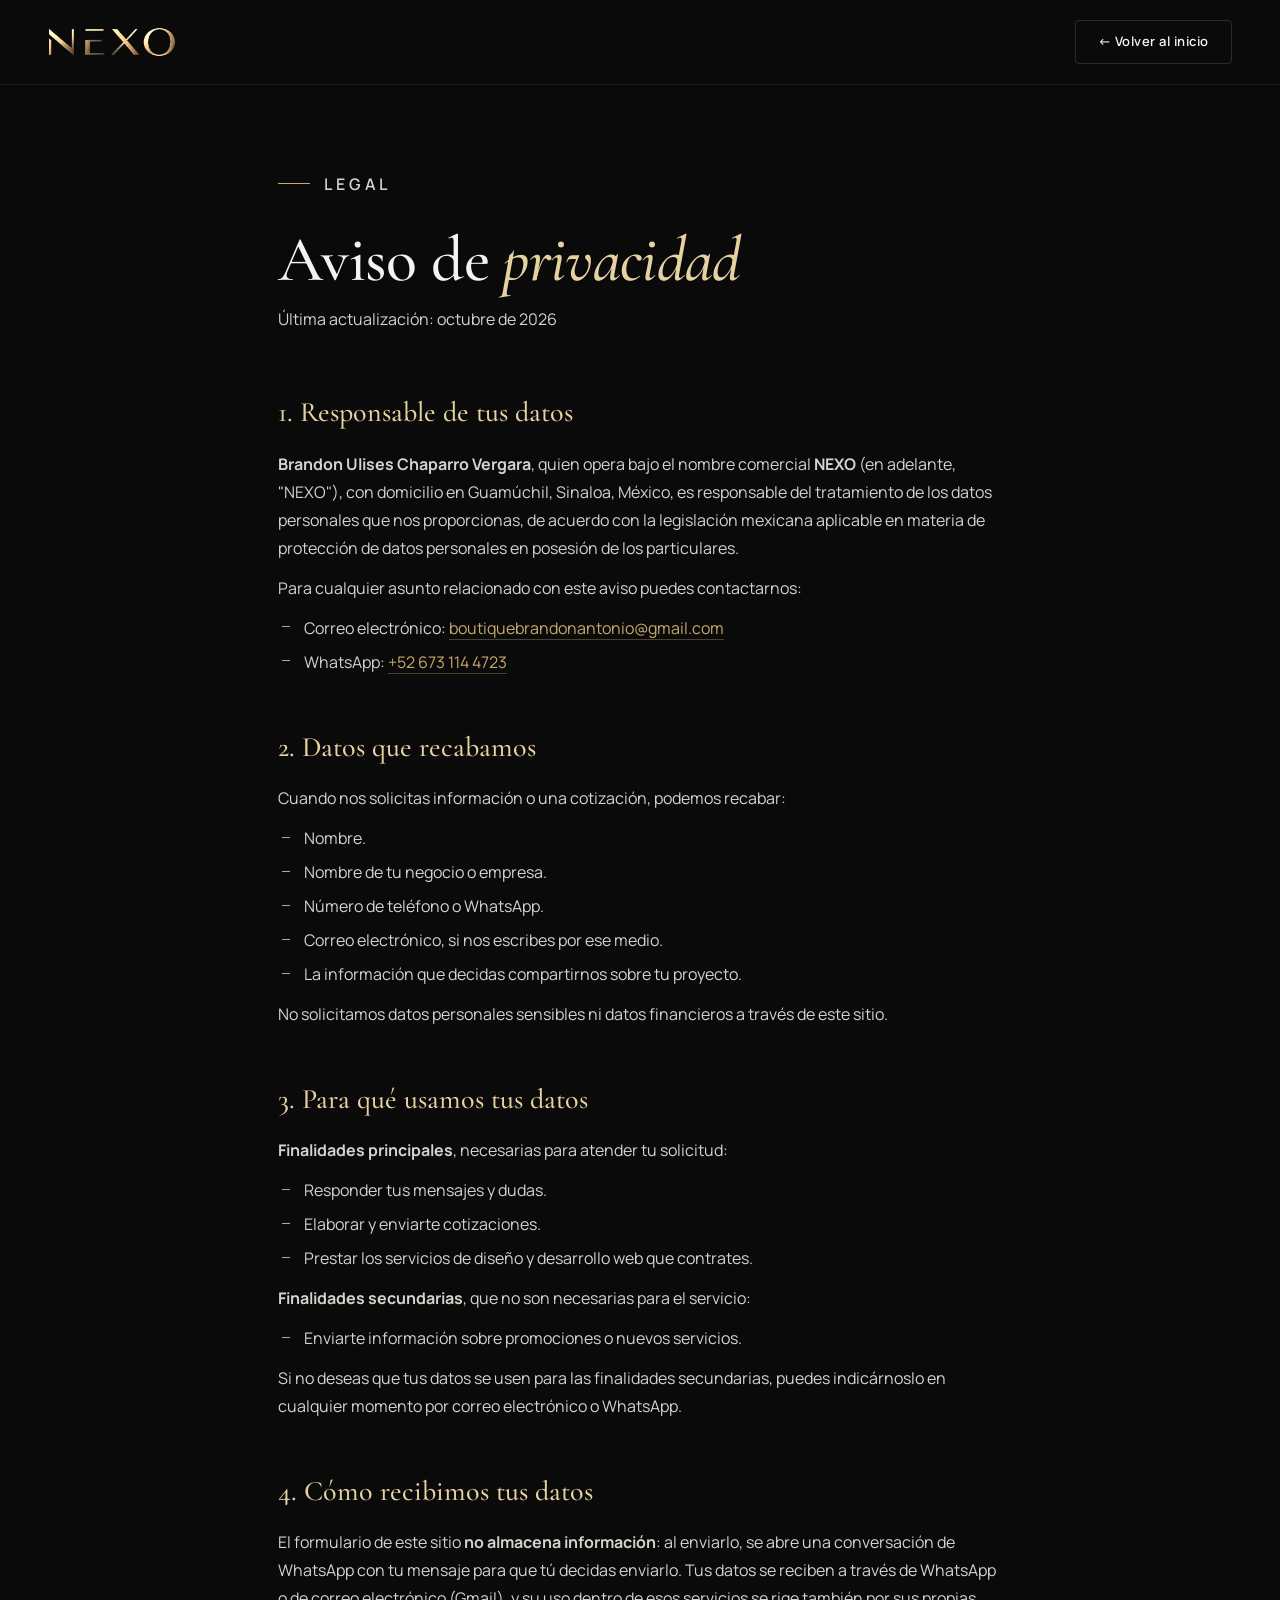
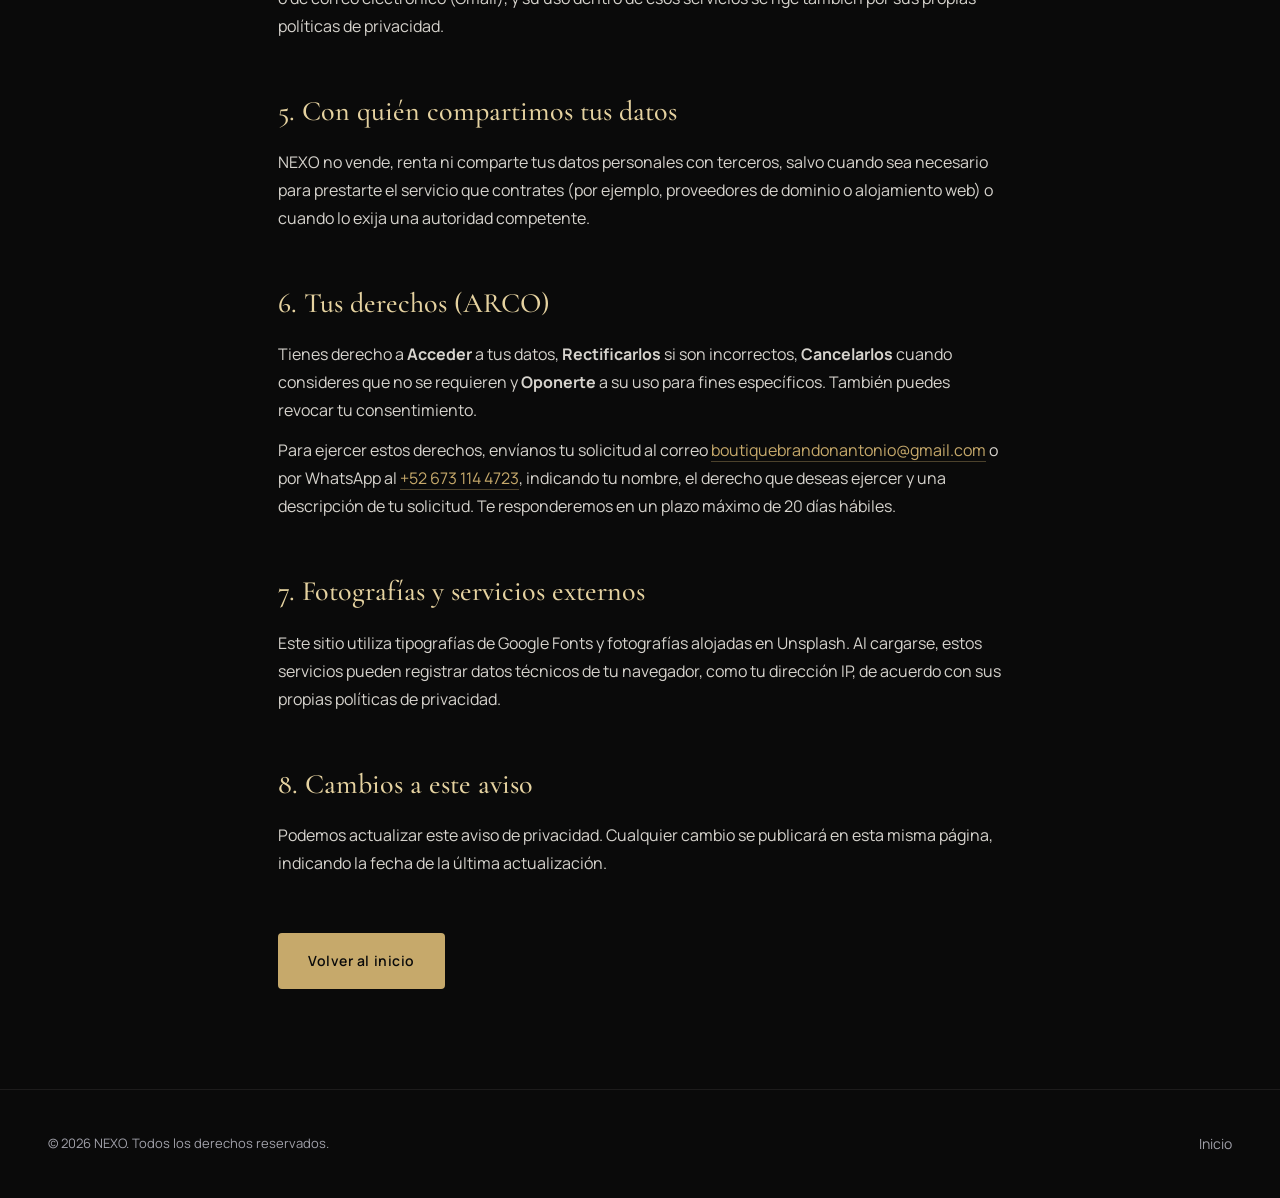
<file: aviso-de-privacidad.html>
<!doctype html>
<html lang="es">
<head>
  <meta charset="utf-8">
  <meta name="viewport" content="width=device-width, initial-scale=1">
  <title>Aviso de privacidad · NEXO</title>
  <meta name="description" content="Aviso de privacidad de NEXO, estudio digital de diseño web.">
  <meta name="theme-color" content="#0A0A0A">
  <link rel="canonical" href="https://maria2605199-cyber.github.io/mi-pagina-web-NEXO/aviso-de-privacidad.html">
  <link rel="icon" href="assets/favicon.png" type="image/png">
  <link rel="preconnect" href="https://fonts.googleapis.com">
  <link rel="preconnect" href="https://fonts.gstatic.com" crossorigin>
  <link href="https://fonts.googleapis.com/css2?family=Cormorant+Garamond:ital,wght@0,400;0,500;0,600;1,400;1,500&family=Manrope:wght@300;400;500;600;700&display=swap" rel="stylesheet">
  <link rel="stylesheet" href="css/styles.css?v=__VERSION__">
</head>
<body class="page-simple">
  <header class="simple-nav">
    <div class="container simple-nav__inner">
      <a href="./" class="logo" aria-label="NEXO, volver al inicio"><img src="assets/logo-nexo.png" alt="NEXO" width="440" height="103"></a>
      <a href="./" class="btn btn--ghost btn--sm">← Volver al inicio</a>
    </div>
  </header>

  <main class="container legal">
    <p class="eyebrow">Legal</p>
    <h1 class="h2">Aviso de <em>privacidad</em></h1>
    <p class="legal__date">Última actualización: octubre de 2026</p>

    <h2>1. Responsable de tus datos</h2>
    <p><strong>Brandon Ulises Chaparro Vergara</strong>, quien opera bajo el nombre comercial <strong>NEXO</strong> (en adelante, "NEXO"), con domicilio en Guamúchil, Sinaloa, México, es responsable del tratamiento de los datos personales que nos proporcionas, de acuerdo con la legislación mexicana aplicable en materia de protección de datos personales en posesión de los particulares.</p>
    <p>Para cualquier asunto relacionado con este aviso puedes contactarnos:</p>
    <ul>
      <li>Correo electrónico: <a href="mailto:boutiquebrandonantonio@gmail.com">boutiquebrandonantonio@gmail.com</a></li>
      <li>WhatsApp: <a href="https://wa.me/526731144723">+52 673 114 4723</a></li>
    </ul>

    <h2>2. Datos que recabamos</h2>
    <p>Cuando nos solicitas información o una cotización, podemos recabar:</p>
    <ul>
      <li>Nombre.</li>
      <li>Nombre de tu negocio o empresa.</li>
      <li>Número de teléfono o WhatsApp.</li>
      <li>Correo electrónico, si nos escribes por ese medio.</li>
      <li>La información que decidas compartirnos sobre tu proyecto.</li>
    </ul>
    <p>No solicitamos datos personales sensibles ni datos financieros a través de este sitio.</p>

    <h2>3. Para qué usamos tus datos</h2>
    <p><strong>Finalidades principales</strong>, necesarias para atender tu solicitud:</p>
    <ul>
      <li>Responder tus mensajes y dudas.</li>
      <li>Elaborar y enviarte cotizaciones.</li>
      <li>Prestar los servicios de diseño y desarrollo web que contrates.</li>
    </ul>
    <p><strong>Finalidades secundarias</strong>, que no son necesarias para el servicio:</p>
    <ul>
      <li>Enviarte información sobre promociones o nuevos servicios.</li>
    </ul>
    <p>Si no deseas que tus datos se usen para las finalidades secundarias, puedes indicárnoslo en cualquier momento por correo electrónico o WhatsApp.</p>

    <h2>4. Cómo recibimos tus datos</h2>
    <p>El formulario de este sitio <strong>no almacena información</strong>: al enviarlo, se abre una conversación de WhatsApp con tu mensaje para que tú decidas enviarlo. Tus datos se reciben a través de WhatsApp o de correo electrónico (Gmail), y su uso dentro de esos servicios se rige también por sus propias políticas de privacidad.</p>

    <h2>5. Con quién compartimos tus datos</h2>
    <p>NEXO no vende, renta ni comparte tus datos personales con terceros, salvo cuando sea necesario para prestarte el servicio que contrates (por ejemplo, proveedores de dominio o alojamiento web) o cuando lo exija una autoridad competente.</p>

    <h2>6. Tus derechos (ARCO)</h2>
    <p>Tienes derecho a <strong>Acceder</strong> a tus datos, <strong>Rectificarlos</strong> si son incorrectos, <strong>Cancelarlos</strong> cuando consideres que no se requieren y <strong>Oponerte</strong> a su uso para fines específicos. También puedes revocar tu consentimiento.</p>
    <p>Para ejercer estos derechos, envíanos tu solicitud al correo <a href="mailto:boutiquebrandonantonio@gmail.com">boutiquebrandonantonio@gmail.com</a> o por WhatsApp al <a href="https://wa.me/526731144723">+52 673 114 4723</a>, indicando tu nombre, el derecho que deseas ejercer y una descripción de tu solicitud. Te responderemos en un plazo máximo de 20 días hábiles.</p>

    <h2>7. Fotografías y servicios externos</h2>
    <p>Este sitio utiliza tipografías de Google Fonts y fotografías alojadas en Unsplash. Al cargarse, estos servicios pueden registrar datos técnicos de tu navegador, como tu dirección IP, de acuerdo con sus propias políticas de privacidad.</p>

    <h2>8. Cambios a este aviso</h2>
    <p>Podemos actualizar este aviso de privacidad. Cualquier cambio se publicará en esta misma página, indicando la fecha de la última actualización.</p>

    <a href="./" class="btn btn--gold legal__back">Volver al inicio</a>
  </main>

  <footer class="footer footer--simple">
    <div class="container footer__bottom">
      <span>© <span id="year">2026</span> NEXO. Todos los derechos reservados.</span>
      <a href="./" class="footer__top">Inicio</a>
    </div>
  </footer>
</body>
</html>
</file>
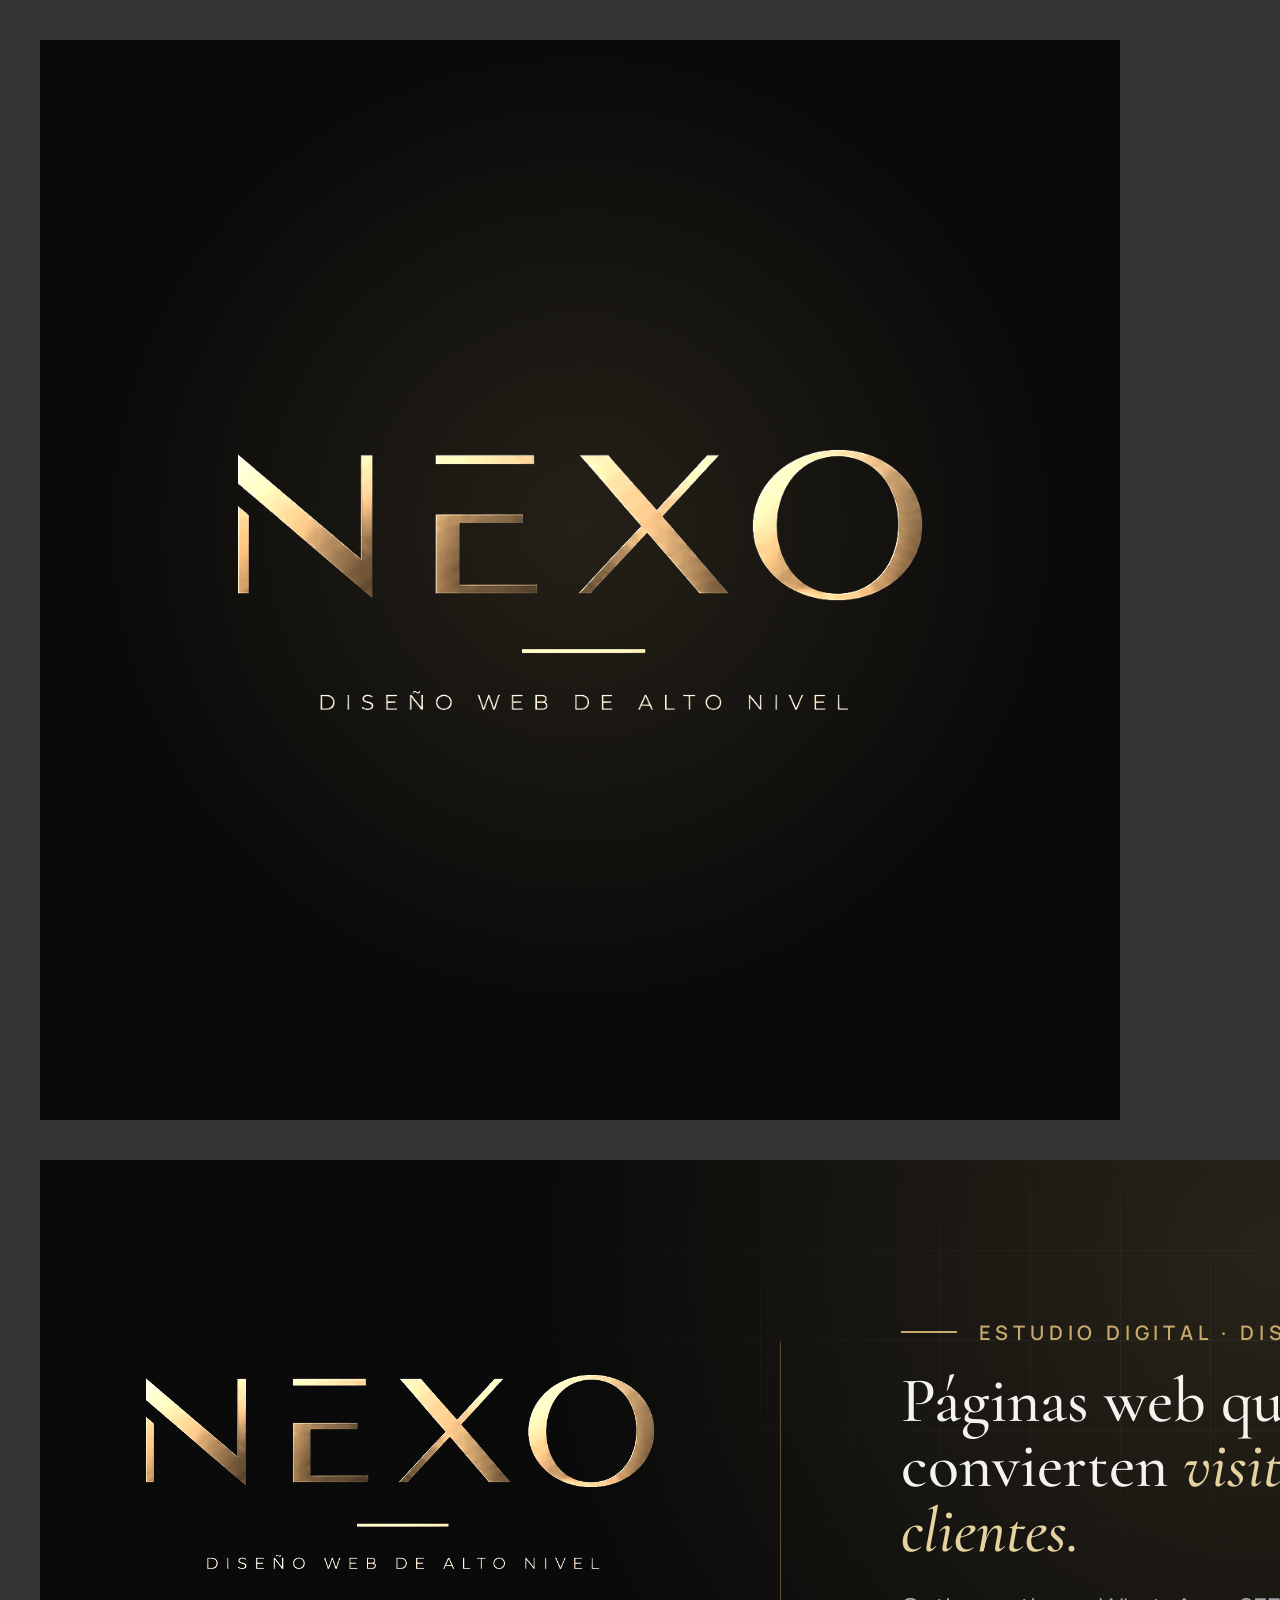
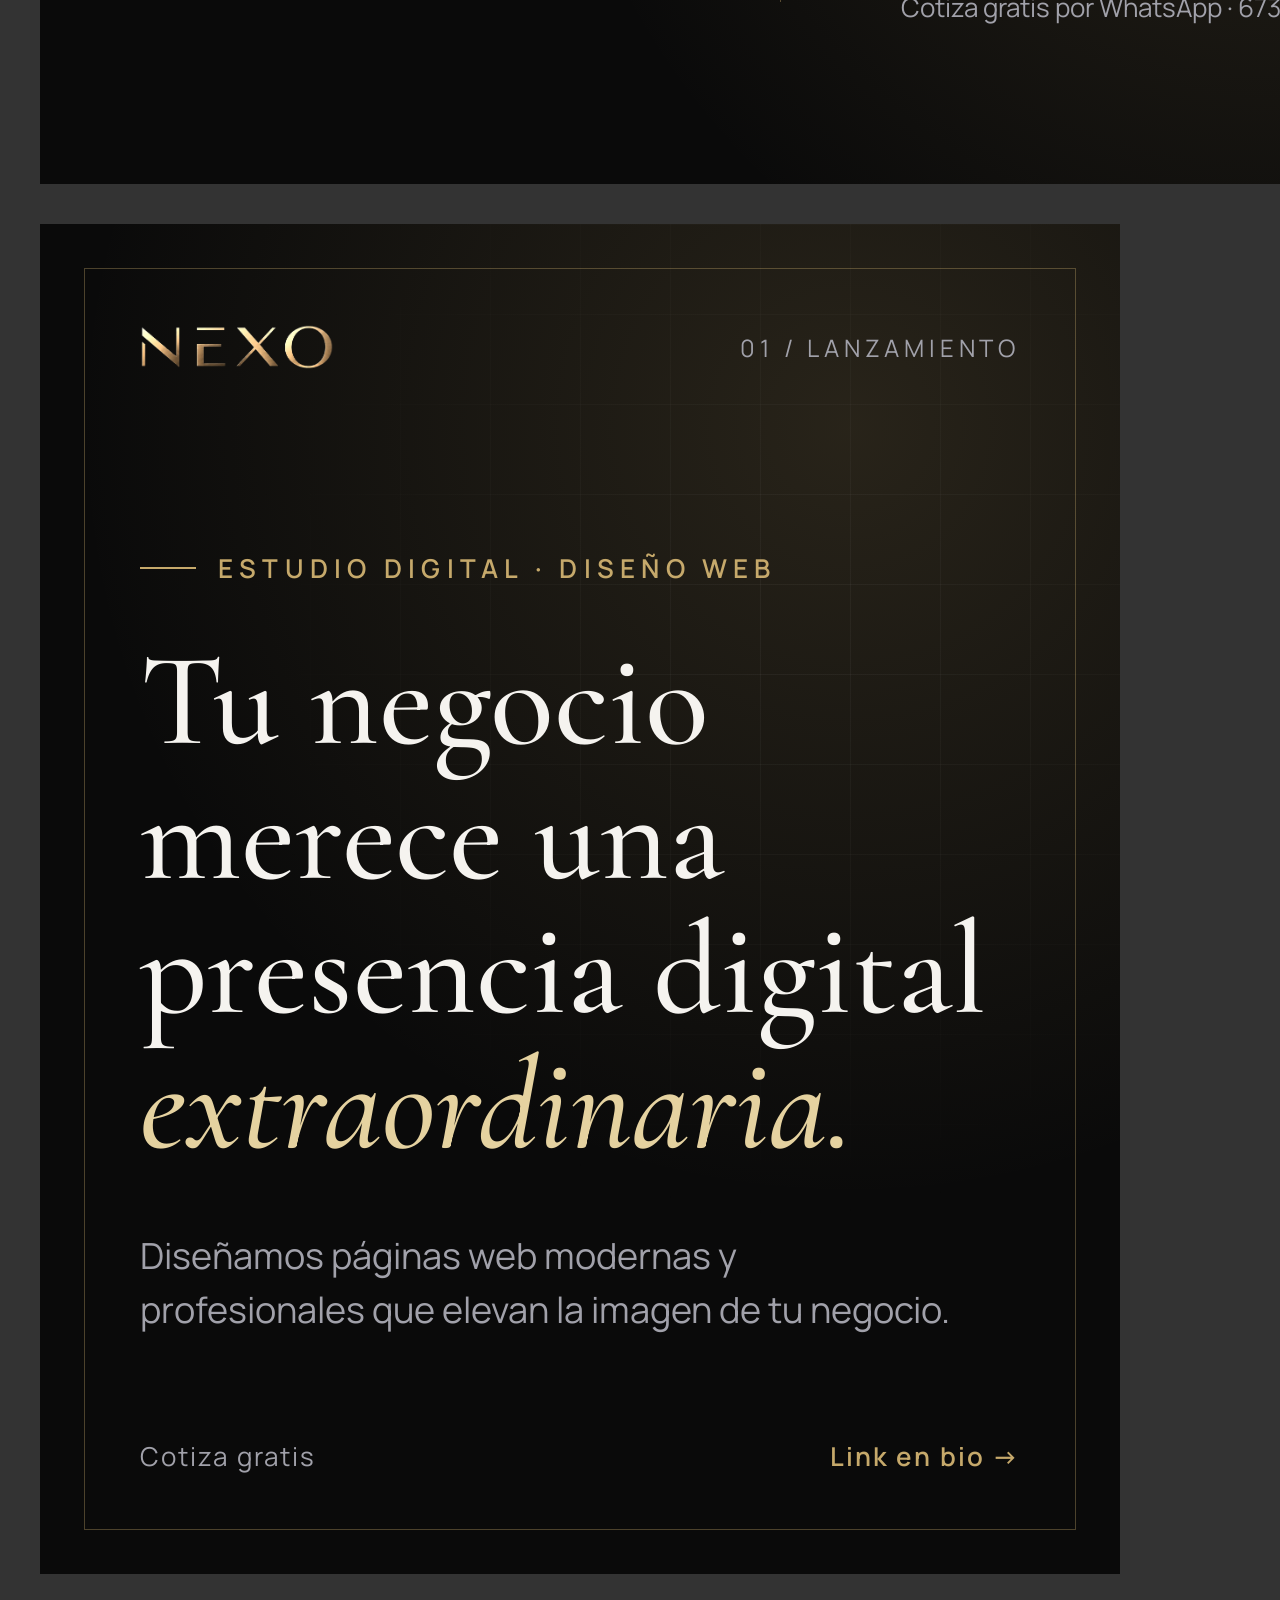
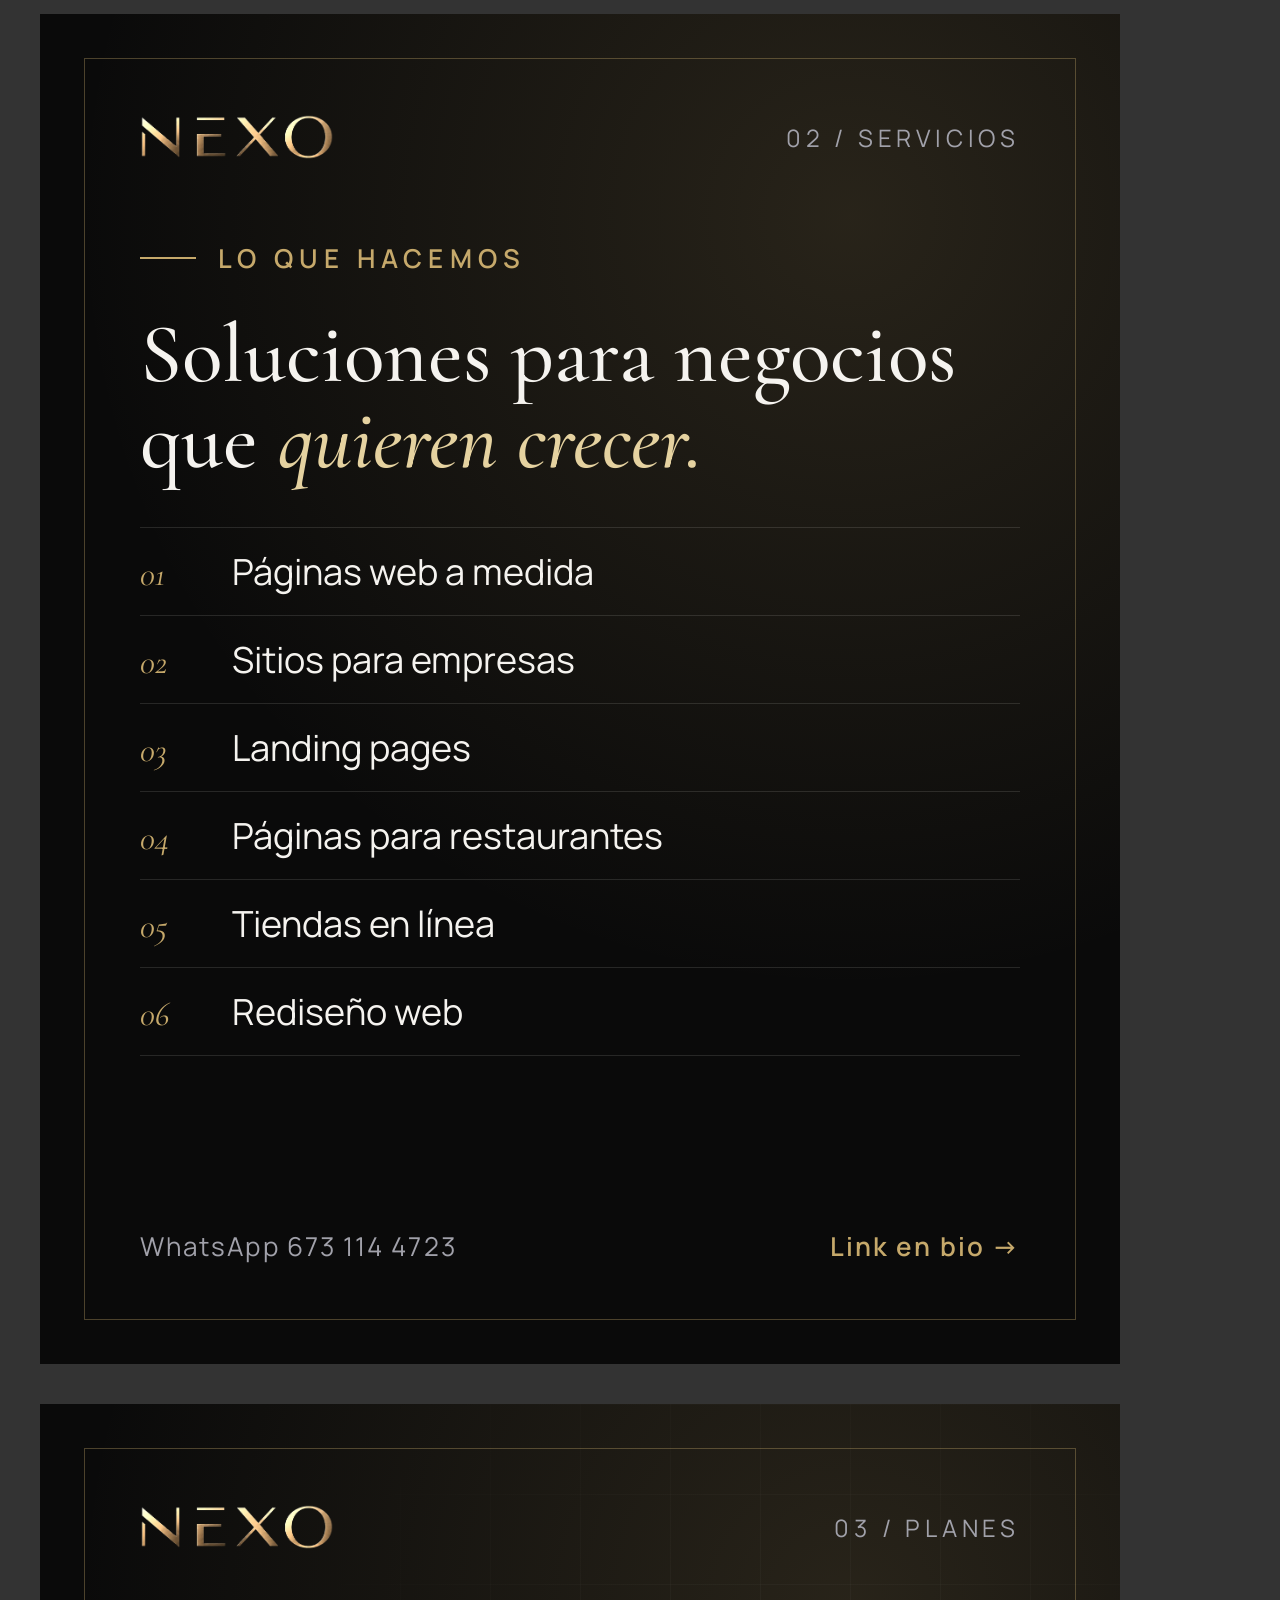
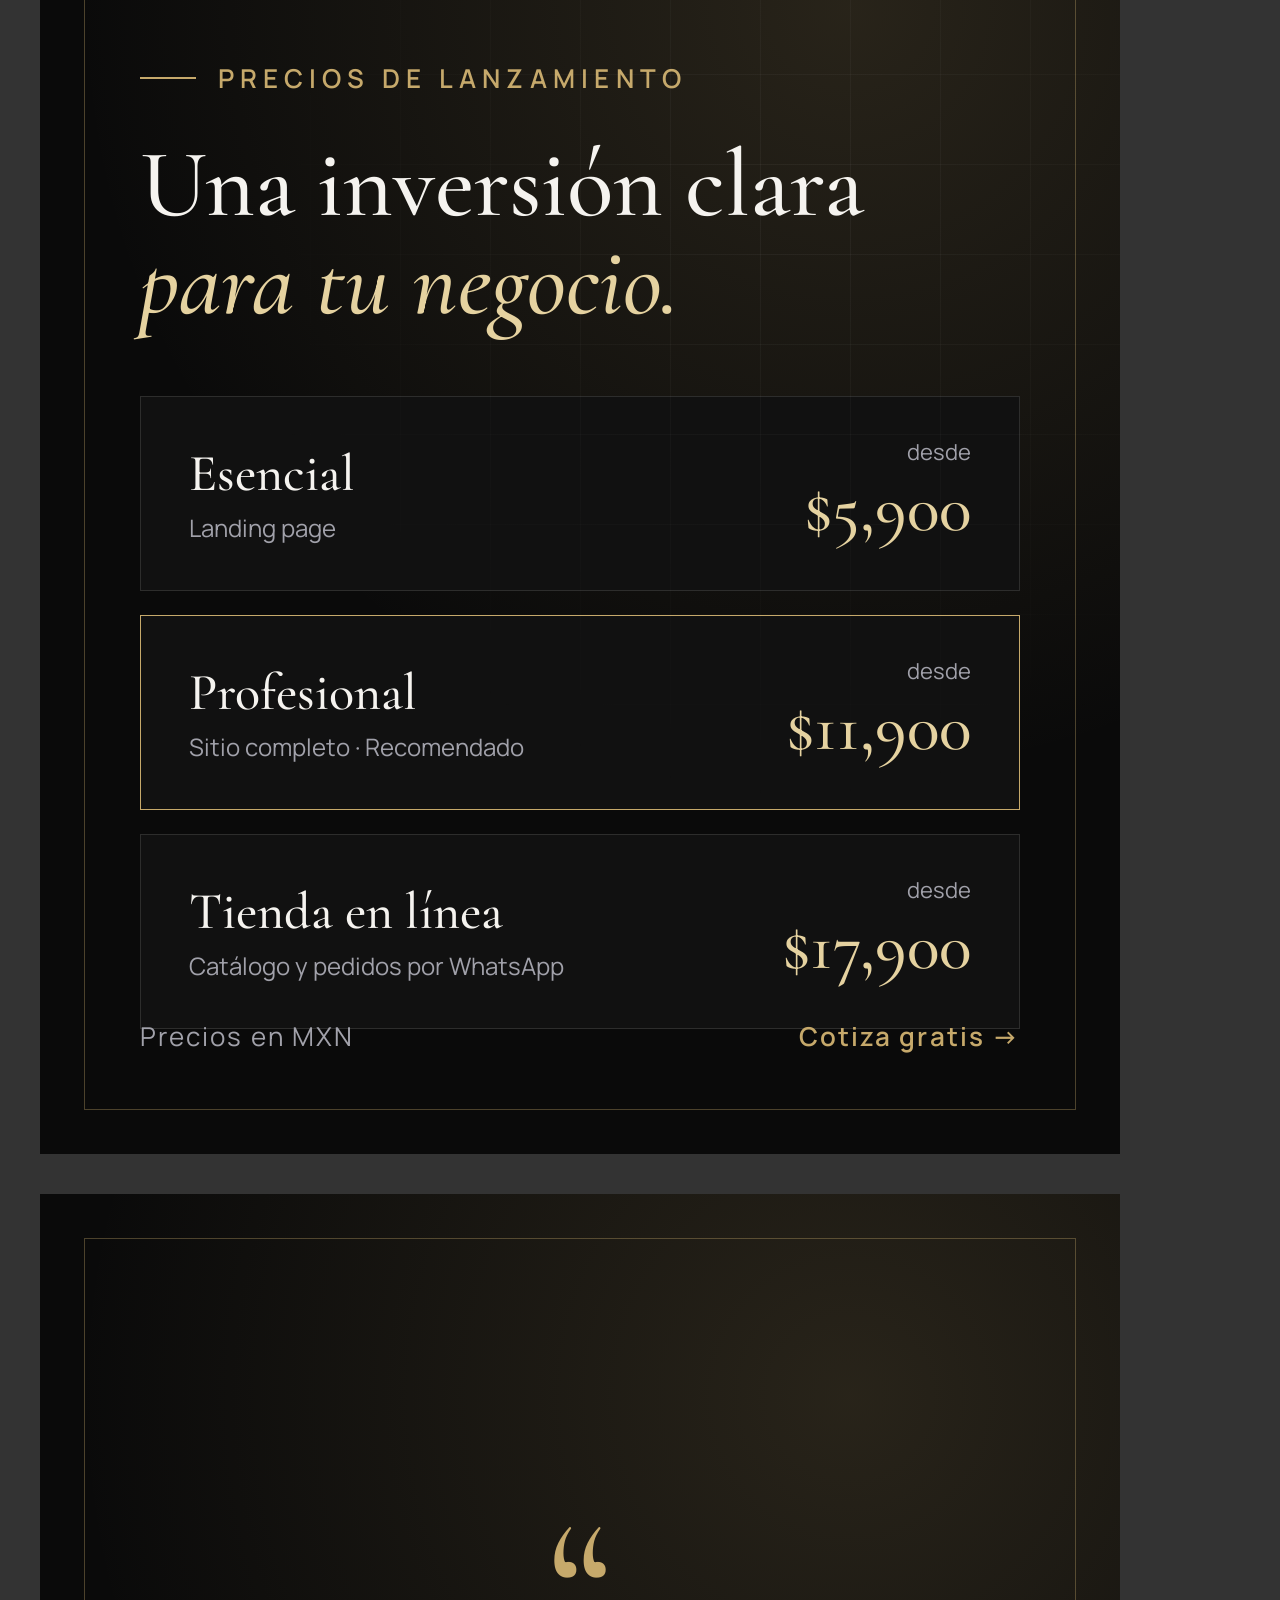
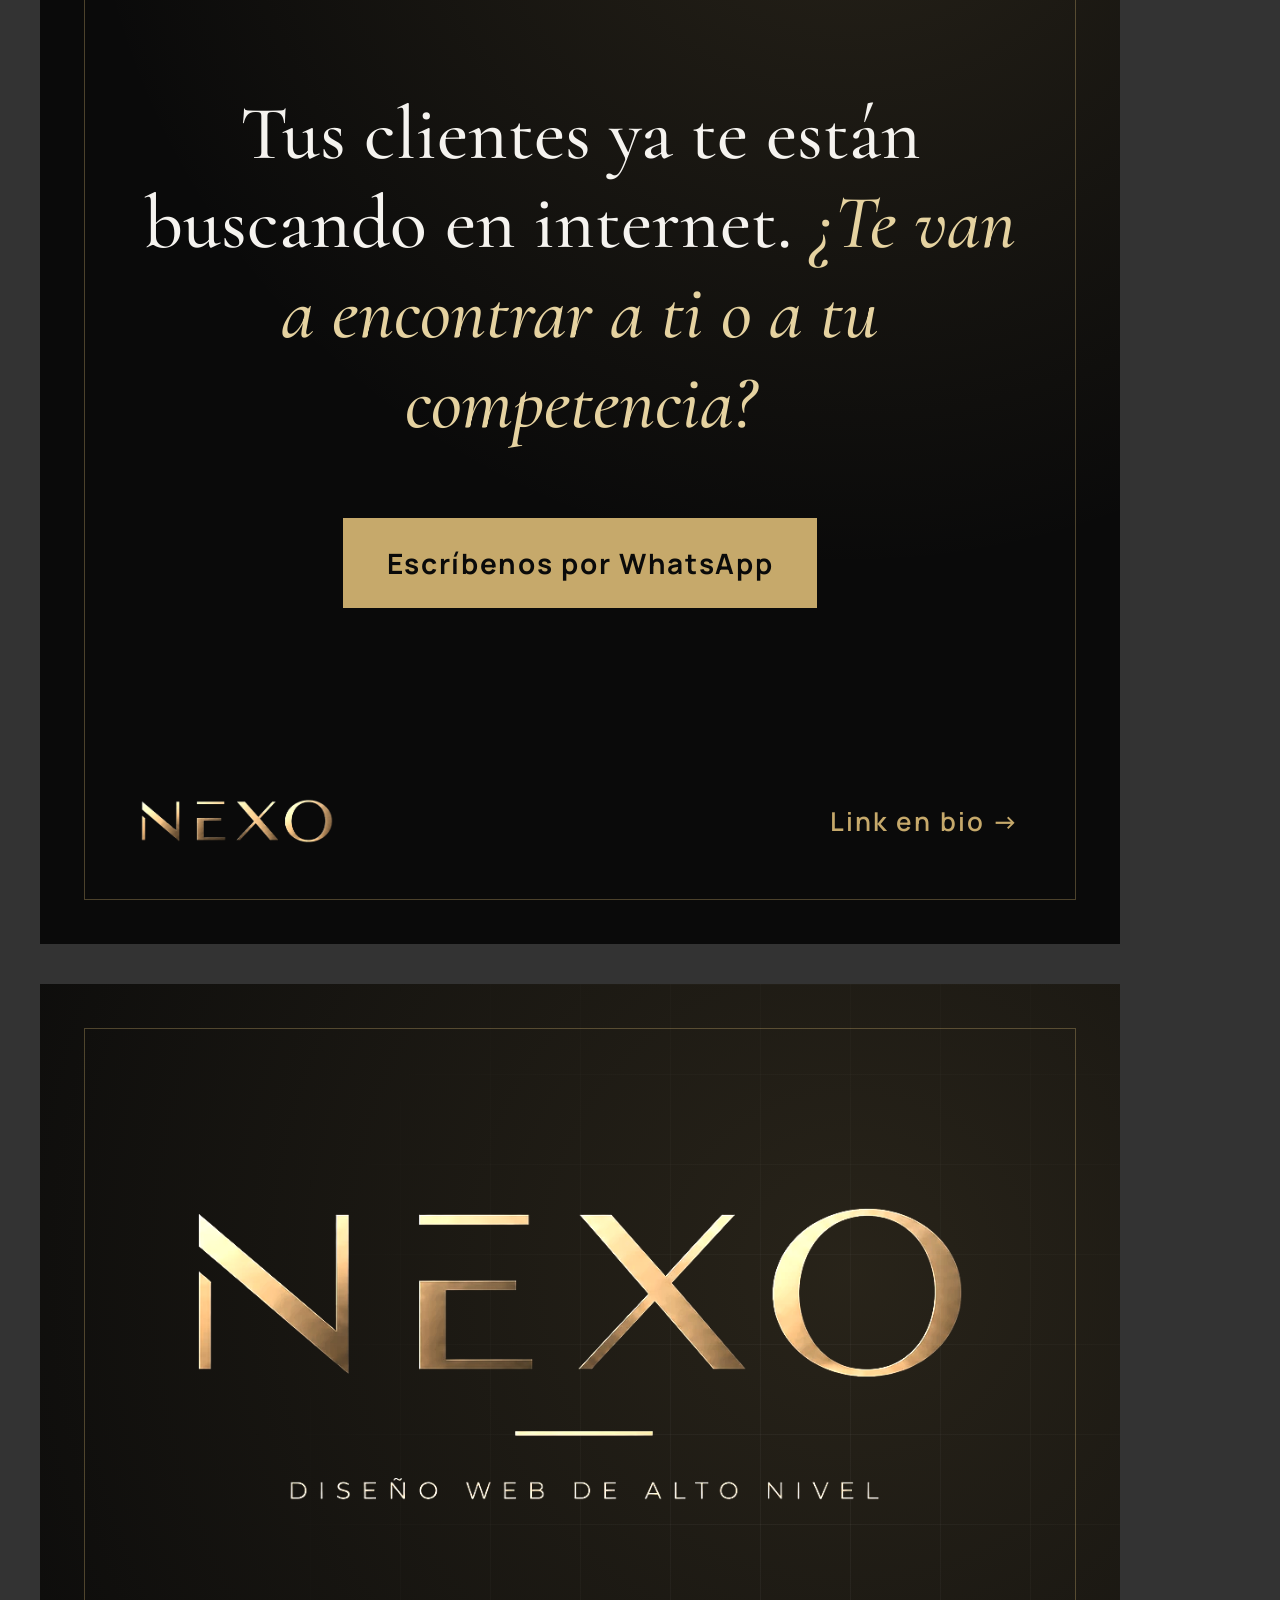
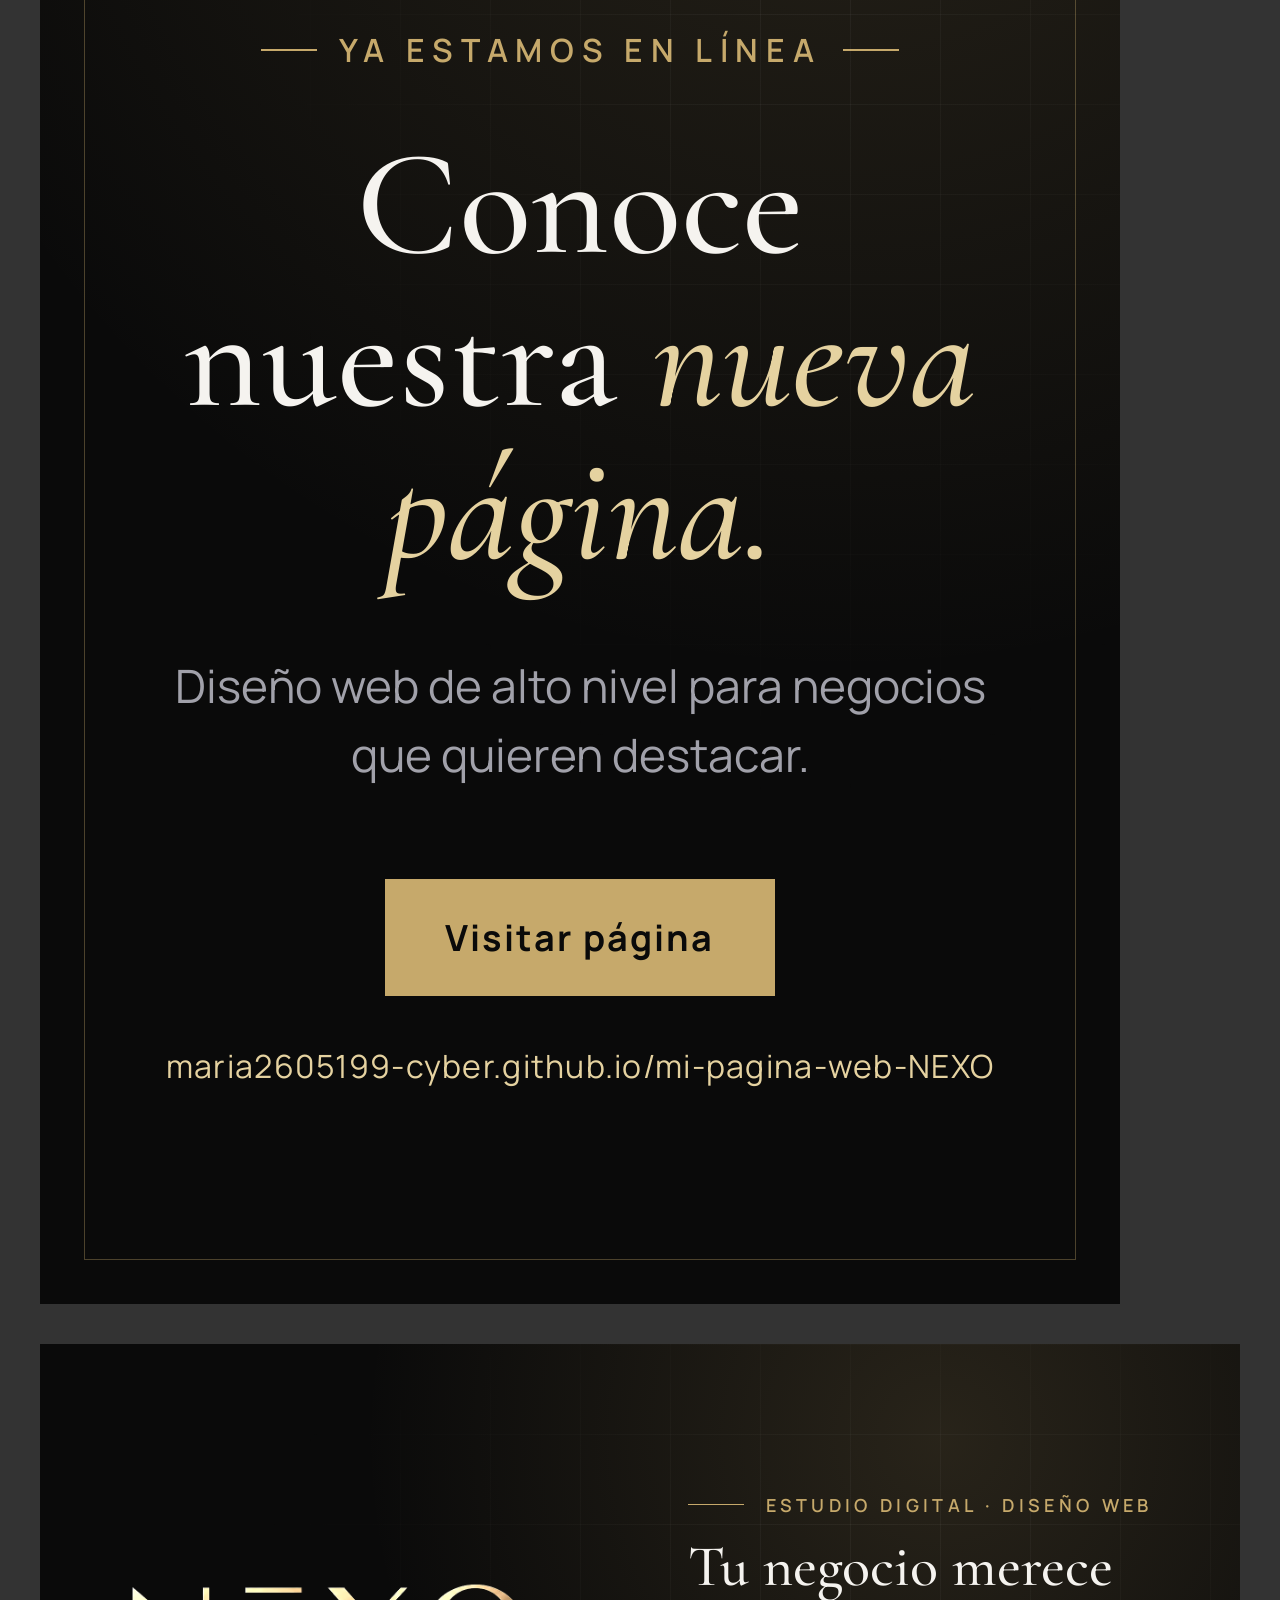
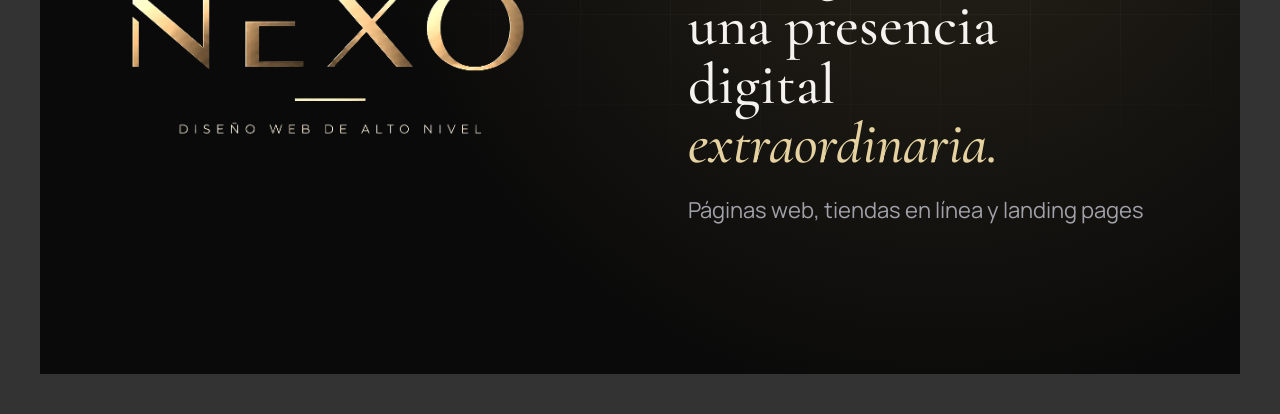
<file: marketing/redes/plantillas.html>
<!doctype html>
<html lang="es"><head><meta charset="utf-8">
<link href="https://fonts.googleapis.com/css2?family=Cormorant+Garamond:ital,wght@0,400;0,500;0,600;1,400;1,500&family=Manrope:wght@400;500;600;700&display=swap" rel="stylesheet">
<style>
:root{--black:#0A0A0A;--black2:#111;--gold:#C6A96B;--gold2:#E5D2A0;--white:#F5F3EF;--gray:#A1A1AA;--serif:"Cormorant Garamond",serif;--sans:"Manrope",sans-serif}
*{box-sizing:border-box;margin:0;padding:0}
body{background:#333;font-family:var(--sans);color:var(--white)}
.art{position:relative;overflow:hidden;background:var(--black);margin:40px}
.art::before{content:"";position:absolute;inset:0;background:radial-gradient(circle at 75% 15%,rgba(198,169,107,.16),transparent 55%);pointer-events:none}
.grid::after{content:"";position:absolute;inset:0;background-image:linear-gradient(rgba(245,243,239,.05) 1px,transparent 1px),linear-gradient(90deg,rgba(245,243,239,.05) 1px,transparent 1px);background-size:90px 90px;-webkit-mask-image:radial-gradient(ellipse 70% 60% at 70% 30%,#000,transparent 75%);pointer-events:none}
.frame{position:absolute;inset:44px;border:1px solid rgba(198,169,107,.35);pointer-events:none}
.eyebrow{display:flex;align-items:center;gap:22px;font-size:26px;font-weight:600;letter-spacing:.24em;text-transform:uppercase;color:var(--gold)}
.eyebrow::before{content:"";width:56px;height:1.5px;background:var(--gold)}
.serif{font-family:var(--serif);font-weight:500;line-height:1.02}
em{font-style:italic;color:var(--gold2)}
.foot{position:absolute;left:100px;right:100px;bottom:100px;display:flex;justify-content:space-between;align-items:center;font-size:26px;letter-spacing:.08em;color:var(--gray)}
.foot b{color:var(--gold);font-weight:600}
.logo-sm{height:46px}
.btn{display:inline-block;background:var(--gold);color:var(--black);font-weight:700;font-size:28px;letter-spacing:.06em;padding:26px 44px}

/* Perfil */
#perfil{width:1080px;height:1080px;display:grid;place-items:center}
#perfil::before{background:radial-gradient(circle at 50% 45%,rgba(198,169,107,.14),transparent 60%)}
#perfil img{width:700px;position:relative}

/* Portada Facebook */
#portada{width:1640px;height:624px;display:flex;align-items:center;justify-content:center;gap:120px}
#portada img{width:520px;position:relative}
#portada .sep{width:1px;height:260px;background:rgba(198,169,107,.4);position:relative}
#portada .txt{position:relative;max-width:680px}
#portada .eyebrow{font-size:20px;white-space:nowrap}
#portada h2{font-size:64px;margin:22px 0 26px}
#portada p{font-size:26px;color:var(--gray)}

/* Posts 1080x1350 */
.post{width:1080px;height:1350px;padding:100px}
.post .top{position:relative;display:flex;justify-content:space-between;align-items:center}
.post .top span{font-size:24px;letter-spacing:.2em;color:var(--gray)}
.post .body{position:relative;margin-top:180px}
#post1 h1{font-size:132px;margin-top:48px}
#post1 p{font-size:36px;line-height:1.5;color:var(--gray);margin-top:56px;max-width:820px}
#post2 h1{font-size:84px;margin:36px 0 44px}
#post2 ol{list-style:none;border-top:1px solid rgba(245,243,239,.12)}
#post2 li{display:flex;align-items:baseline;gap:36px;padding:19px 0;border-bottom:1px solid rgba(245,243,239,.12);font-size:36px}
#post2 li i{font-family:var(--serif);font-size:34px;color:var(--gold);font-style:italic;width:56px}
#post2 .body{margin-top:80px}
#post3 .body{margin-top:110px}
#post3 h1{font-size:96px;margin:40px 0 64px}
.plan{display:flex;justify-content:space-between;align-items:center;padding:40px 48px;border:1px solid rgba(245,243,239,.12);margin-bottom:24px;background:var(--black2)}
.plan.feat{border-color:var(--gold)}
.plan h3{font-family:var(--serif);font-weight:500;font-size:52px}
.plan small{display:block;font-size:24px;color:var(--gray);margin-top:6px}
.plan .p{text-align:right}
.plan .p span{font-size:22px;color:var(--gray);display:block}
.plan .p b{font-family:var(--serif);font-weight:500;font-size:68px;color:var(--gold2)}
#post4{display:flex;flex-direction:column;justify-content:center;text-align:center}
#post4 .q{font-family:var(--serif);font-size:200px;color:var(--gold);line-height:.6;position:relative}
#post4 h1{position:relative;font-size:76px;line-height:1.18;margin:40px 0 70px}
#post4 .btn{position:relative;align-self:center}

/* Historia 1080x1920 */
#historia{width:1080px;height:1920px;display:flex;flex-direction:column;align-items:center;justify-content:center;text-align:center;padding:120px}
#historia img{width:780px;position:relative;margin-bottom:120px}
#historia .eyebrow{position:relative;justify-content:center}
#historia .eyebrow::after{content:"";width:56px;height:1.5px;background:var(--gold)}
#historia h1{position:relative;font-size:150px;margin:56px 0 64px}
#historia .eyebrow{font-size:32px}
#historia .btn{font-size:36px;padding:34px 60px}
#historia p{position:relative;font-size:46px;color:var(--gray);line-height:1.5;margin-bottom:90px}
#historia .url{position:relative;font-size:32px;color:var(--gold2);margin-top:48px;letter-spacing:.04em}

/* Vista previa al compartir (Open Graph) 1200x630 */
#og{width:1200px;height:630px;display:flex;align-items:center;justify-content:center;gap:80px;padding:0 90px}
#og img{width:400px;position:relative}
#og .sep{width:1px;height:240px;background:rgba(198,169,107,.4);position:relative}
#og .txt{position:relative}
#og .eyebrow{font-size:18px;white-space:nowrap}
#og h2{font-size:58px;margin:20px 0 22px}
#og p{font-size:22px;color:var(--gray)}
</style></head><body>

<div class="art" id="perfil"><img src="logo-completo-hd.png" alt=""></div>

<div class="art grid" id="portada">
  <img src="logo-completo-hd.png" alt=""><div class="sep"></div>
  <div class="txt"><div class="eyebrow">Estudio digital · Diseño web</div>
  <h2 class="serif">Páginas web que convierten <em>visitantes en clientes.</em></h2>
  <p>Cotiza gratis por WhatsApp · 673 114 4723</p></div>
</div>

<div class="art grid post" id="post1"><div class="frame"></div>
  <div class="top"><img class="logo-sm" src="logo-hd.png" alt=""><span>01 / LANZAMIENTO</span></div>
  <div class="body"><div class="eyebrow">Estudio digital · Diseño web</div>
  <h1 class="serif">Tu negocio merece una presencia digital <em>extraordinaria.</em></h1>
  <p>Diseñamos páginas web modernas y profesionales que elevan la imagen de tu negocio.</p></div>
  <div class="foot"><span>Cotiza gratis</span><b>Link en bio →</b></div>
</div>

<div class="art post" id="post2"><div class="frame"></div>
  <div class="top"><img class="logo-sm" src="logo-hd.png" alt=""><span>02 / SERVICIOS</span></div>
  <div class="body"><div class="eyebrow">Lo que hacemos</div>
  <h1 class="serif">Soluciones para negocios que <em>quieren crecer.</em></h1>
  <ol><li><i>01</i>Páginas web a medida</li><li><i>02</i>Sitios para empresas</li><li><i>03</i>Landing pages</li><li><i>04</i>Páginas para restaurantes</li><li><i>05</i>Tiendas en línea</li><li><i>06</i>Rediseño web</li></ol></div>
  <div class="foot"><span>WhatsApp 673 114 4723</span><b>Link en bio →</b></div>
</div>

<div class="art grid post" id="post3"><div class="frame"></div>
  <div class="top"><img class="logo-sm" src="logo-hd.png" alt=""><span>03 / PLANES</span></div>
  <div class="body"><div class="eyebrow">Precios de lanzamiento</div>
  <h1 class="serif">Una inversión clara <em>para tu negocio.</em></h1>
  <div class="plan"><div><h3>Esencial</h3><small>Landing page</small></div><div class="p"><span>desde</span><b>$5,900</b></div></div>
  <div class="plan feat"><div><h3>Profesional</h3><small>Sitio completo · Recomendado</small></div><div class="p"><span>desde</span><b>$11,900</b></div></div>
  <div class="plan"><div><h3>Tienda en línea</h3><small>Catálogo y pedidos por WhatsApp</small></div><div class="p"><span>desde</span><b>$17,900</b></div></div></div>
  <div class="foot"><span>Precios en MXN</span><b>Cotiza gratis →</b></div>
</div>

<div class="art post" id="post4"><div class="frame"></div>
  <div class="q">“</div>
  <h1 class="serif">Tus clientes ya te están buscando en internet. <em>¿Te van a encontrar a ti o a tu competencia?</em></h1>
  <span class="btn">Escríbenos por WhatsApp</span>
  <div class="foot"><img class="logo-sm" src="logo-hd.png" alt=""><b>Link en bio →</b></div>
</div>

<div class="art grid" id="historia"><div class="frame"></div>
  <img src="logo-completo-hd.png" alt="">
  <div class="eyebrow">Ya estamos en línea</div>
  <h1 class="serif">Conoce nuestra <em>nueva página.</em></h1>
  <p>Diseño web de alto nivel para negocios que quieren destacar.</p>
  <span class="btn">Visitar página</span>
  <div class="url">maria2605199-cyber.github.io/mi-pagina-web-NEXO</div>
</div>
<div class="art grid" id="og">
  <img src="logo-completo-hd.png" alt=""><div class="sep"></div>
  <div class="txt"><div class="eyebrow">Estudio digital · Diseño web</div>
  <h2 class="serif">Tu negocio merece una presencia digital <em>extraordinaria.</em></h2>
  <p>Páginas web, tiendas en línea y landing pages</p></div>
</div>
</body></html>
</file>
<file: css/styles.css>
/* =========================================================
   NEXO · Estudio digital
   ========================================================= */

:root {
  --black: #0A0A0A;
  --black-2: #111111;
  --black-3: #161616;
  --gold: #C6A96B;
  --gold-light: #E5D2A0;
  --white: #F5F3EF;
  --gray: #A1A1AA;

  --line: rgba(245, 243, 239, 0.08);
  --line-strong: rgba(245, 243, 239, 0.14);
  --gold-line: rgba(198, 169, 107, 0.35);

  --serif: "Cormorant Garamond", Georgia, "Times New Roman", serif;
  --sans: "Manrope", "Inter", system-ui, -apple-system, "Segoe UI", sans-serif;

  --container: 1200px;
  --gutter: clamp(20px, 5vw, 48px);
  --section: clamp(96px, 14vw, 168px);
  --radius: 4px;
  --ease: cubic-bezier(0.22, 1, 0.36, 1);
}

*, *::before, *::after { box-sizing: border-box; }

html { scroll-behavior: smooth; -webkit-text-size-adjust: 100%; }

body {
  margin: 0;
  background: var(--black);
  color: var(--white);
  font-family: var(--sans);
  font-size: 16px;
  line-height: 1.65;
  font-weight: 400;
  -webkit-font-smoothing: antialiased;
  -moz-osx-font-smoothing: grayscale;
  overflow-x: hidden;
}

img, svg { display: block; max-width: 100%; }
a { color: inherit; text-decoration: none; }
h1, h2, h3, p { margin: 0; }
ul, ol { margin: 0; padding: 0; list-style: none; }
button { font: inherit; color: inherit; background: none; border: 0; cursor: pointer; }

::selection { background: var(--gold); color: var(--black); }

:focus-visible { outline: 1px solid var(--gold); outline-offset: 4px; }

.skip-link {
  position: absolute; left: 16px; top: -60px; z-index: 200;
  padding: 10px 16px; background: var(--gold); color: var(--black);
  font-weight: 600; font-size: 14px;
}
.skip-link:focus { top: 16px; }

.container {
  width: 100%;
  max-width: calc(var(--container) + var(--gutter) * 2);
  margin: 0 auto;
  padding: 0 var(--gutter);
}

/* ---------- Tipografía ---------- */

.eyebrow {
  display: inline-flex; align-items: center; gap: 14px;
  font-size: 12px; font-weight: 600;
  letter-spacing: 0.24em; text-transform: uppercase;
  color: var(--gold);
  margin-bottom: 28px;
}
.eyebrow::before {
  content: ""; width: 32px; height: 1px; background: var(--gold);
}

.h2 {
  font-family: var(--serif);
  font-weight: 500;
  font-size: clamp(38px, 5.2vw, 64px);
  line-height: 1.06;
  letter-spacing: -0.01em;
}
.h2 em, .hero__title em {
  font-style: italic;
  color: var(--gold-light);
}

.section__lead {
  color: var(--gray);
  font-size: clamp(16px, 1.4vw, 18px);
  max-width: 520px;
}

/* ---------- Botones ---------- */

.btn {
  position: relative;
  display: inline-flex; align-items: center; justify-content: center; gap: 12px;
  height: 56px; padding: 0 30px;
  font-size: 14px; font-weight: 600; letter-spacing: 0.04em;
  border-radius: var(--radius);
  overflow: hidden;
  isolation: isolate;
  transition: color .5s var(--ease), border-color .5s var(--ease), transform .5s var(--ease);
  white-space: nowrap;
}
.btn svg {
  width: 18px; height: 18px;
  fill: none; stroke: currentColor; stroke-width: 1.6; stroke-linecap: round; stroke-linejoin: round;
  transition: transform .5s var(--ease);
}
.btn:hover svg { transform: translateX(4px); }
.btn svg.wa { transform: none; }

.btn--gold { background: var(--gold); color: var(--black); }
.btn--gold::before {
  content: ""; position: absolute; inset: 0; z-index: -1;
  background: var(--gold-light);
  transform: translateY(101%);
  transition: transform .55s var(--ease);
}
.btn--gold:hover::before { transform: translateY(0); }

.btn--ghost { border: 1px solid var(--line-strong); color: var(--white); }
.btn--ghost::before {
  content: ""; position: absolute; inset: 0; z-index: -1;
  background: var(--white);
  transform: translateY(101%);
  transition: transform .55s var(--ease);
}
.btn--ghost:hover { color: var(--black); border-color: var(--white); }
.btn--ghost:hover::before { transform: translateY(0); }

.btn--sm { height: 44px; padding: 0 22px; font-size: 13px; }
.btn--block { width: 100%; }

/* ---------- Iconos ---------- */

.icon {
  display: grid; place-items: center;
  width: 64px; height: 64px;
  border: 1px solid var(--gold-line);
  border-radius: 50%;
  color: var(--gold);
  transition: background .6s var(--ease), color .6s var(--ease), transform .6s var(--ease);
}
.icon svg {
  width: 28px; height: 28px;
  fill: none; stroke: currentColor; stroke-width: 1.2; stroke-linecap: round; stroke-linejoin: round;
}
.icon--sm { width: 52px; height: 52px; }
.icon--sm svg { width: 24px; height: 24px; }
.icon--xs { width: 40px; height: 40px; flex: none; }
.icon--xs svg { width: 18px; height: 18px; stroke-width: 1.4; }

/* =========================================================
   NAVEGACIÓN
   ========================================================= */

.nav {
  position: fixed; inset: 0 0 auto 0; z-index: 100;
  transition: border-color .5s var(--ease);
  border-bottom: 1px solid transparent;
}
/* El desenfoque va en un pseudo-elemento: un backdrop-filter en .nav
   convertiría a la barra en el contenedor del menú móvil (position: fixed). */
.nav::before {
  content: ""; position: absolute; inset: 0; z-index: -1;
  background: rgba(10, 10, 10, 0.78);
  backdrop-filter: blur(16px) saturate(140%);
  -webkit-backdrop-filter: blur(16px) saturate(140%);
  opacity: 0;
  transition: opacity .5s var(--ease);
}
.nav.is-scrolled::before { opacity: 1; }
.nav.is-scrolled { border-bottom-color: var(--line); }
.nav__inner {
  display: flex; align-items: center; justify-content: space-between;
  height: 88px;
  transition: height .5s var(--ease);
}
.nav.is-scrolled .nav__inner { height: 72px; }

.logo { display: inline-block; line-height: 0; }
.logo img { width: auto; height: 30px; transition: height .5s var(--ease), opacity .4s; }
.nav.is-scrolled .logo img { height: 26px; }
.logo:hover img { opacity: .85; }
.logo--footer img { height: 72px; }

.nav__links { display: flex; gap: 40px; }
.nav__links a {
  position: relative;
  font-size: 14px; font-weight: 500; color: var(--gray);
  transition: color .4s var(--ease);
}
.nav__links a::after {
  content: ""; position: absolute; left: 0; right: 0; bottom: -6px;
  height: 1px; background: var(--gold);
  transform: scaleX(0); transform-origin: right;
  transition: transform .5s var(--ease);
}
.nav__links a:hover, .nav__links a.is-active { color: var(--white); }
.nav__links a:hover::after, .nav__links a.is-active::after { transform: scaleX(1); transform-origin: left; }

.nav__toggle {
  display: none;
  width: 44px; height: 44px;
  position: relative;
}
.nav__toggle span {
  position: absolute; left: 10px; right: 10px; height: 1px; background: var(--white);
  transition: transform .5s var(--ease), top .5s var(--ease);
}
.nav__toggle span:nth-child(1) { top: 18px; }
.nav__toggle span:nth-child(2) { top: 26px; }
.nav__toggle[aria-expanded="true"] span:nth-child(1) { top: 22px; transform: rotate(45deg); }
.nav__toggle[aria-expanded="true"] span:nth-child(2) { top: 22px; transform: rotate(-45deg); }

.mobile-menu {
  position: fixed; inset: 0; z-index: -2;
  background: var(--black);
  padding: 120px var(--gutter) 40px;
  display: flex; flex-direction: column; justify-content: space-between;
  opacity: 0; visibility: hidden;
  transition: opacity .5s var(--ease), visibility .5s;
}
.mobile-menu.is-open { opacity: 1; visibility: visible; }
.mobile-menu nav { display: flex; flex-direction: column; }
.mobile-menu nav a {
  font-family: var(--serif); font-size: 40px; font-weight: 500;
  padding: 10px 0; border-bottom: 1px solid var(--line);
  opacity: 0; transform: translateY(16px);
  transition: opacity .6s var(--ease), transform .6s var(--ease), color .3s;
}
.mobile-menu nav a:hover { color: var(--gold-light); }
.mobile-menu.is-open nav a { opacity: 1; transform: none; }
.mobile-menu.is-open nav a:nth-child(2) { transition-delay: .05s; }
.mobile-menu.is-open nav a:nth-child(3) { transition-delay: .1s; }
.mobile-menu.is-open nav a:nth-child(4) { transition-delay: .15s; }
.mobile-menu.is-open nav a:nth-child(5) { transition-delay: .2s; }

/* =========================================================
   HERO
   ========================================================= */

.hero {
  position: relative;
  min-height: 100vh; min-height: 100svh;
  display: flex; align-items: center;
  padding: 140px 0 120px;
  overflow: hidden;
}
.hero__glow {
  position: absolute; top: -20%; right: -10%;
  width: 70vw; height: 70vw; max-width: 900px; max-height: 900px;
  background: radial-gradient(circle, rgba(198, 169, 107, 0.10) 0%, transparent 60%);
  pointer-events: none;
}
.hero__grid {
  position: absolute; inset: 0;
  background-image:
    linear-gradient(var(--line) 1px, transparent 1px),
    linear-gradient(90deg, var(--line) 1px, transparent 1px);
  background-size: 96px 96px;
  mask-image: radial-gradient(ellipse 60% 60% at 70% 45%, #000 0%, transparent 75%);
  -webkit-mask-image: radial-gradient(ellipse 60% 60% at 70% 45%, #000 0%, transparent 75%);
  opacity: .6;
  pointer-events: none;
}
.hero__inner {
  position: relative;
  display: grid;
  grid-template-columns: 1fr 1.05fr;
  gap: clamp(40px, 6vw, 80px);
  align-items: center;
}
.hero__title {
  font-family: var(--serif);
  font-weight: 500;
  font-size: clamp(46px, 6.4vw, 88px);
  line-height: 1.02;
  letter-spacing: -0.015em;
  margin-bottom: 32px;
}
.hero__lead {
  color: var(--gray);
  font-size: clamp(16px, 1.45vw, 19px);
  max-width: 500px;
  margin-bottom: 44px;
}
.hero__actions { display: flex; flex-wrap: wrap; gap: 16px; }

.hero__scroll {
  position: absolute; left: 50%; bottom: 32px; transform: translateX(-50%);
  width: 1px; height: 56px; background: var(--line-strong); overflow: hidden;
}
.hero__scroll span {
  position: absolute; left: 0; top: -50%; width: 1px; height: 50%;
  background: var(--gold);
  animation: scrollLine 2.4s var(--ease) infinite;
}
@keyframes scrollLine { to { top: 100%; } }

/* ---------- Composición de dispositivos ---------- */

.devices {
  position: relative;
  padding: 0 0 8% 0;
}
.laptop { position: relative; width: 92%; }
.laptop__screen {
  position: relative;
  aspect-ratio: 16 / 10.4;
  background: #050505;
  border: 1px solid #2a2a2a;
  border-radius: 12px 12px 0 0;
  padding: 2.2%;
  box-shadow: 0 40px 80px -20px rgba(0,0,0,.8), 0 0 0 1px rgba(255,255,255,.02) inset;
}
.laptop__base {
  position: relative;
  height: 14px; margin: 0 -6%;
  background: linear-gradient(#2b2b2b, #161616);
  border-radius: 0 0 14px 14px;
}
.laptop__base::before {
  content: ""; position: absolute; left: 50%; top: 0; transform: translateX(-50%);
  width: 16%; height: 5px; background: #0d0d0d; border-radius: 0 0 6px 6px;
}

.phone {
  position: absolute; right: 0; bottom: 0;
  width: 27%;
  aspect-ratio: 9 / 19;
  background: #050505;
  border: 1px solid #2f2f2f;
  border-radius: 28px;
  padding: 7px;
  box-shadow: 0 30px 60px -10px rgba(0,0,0,.9), -20px 0 60px -20px rgba(0,0,0,.8);
  animation: float 7s ease-in-out infinite;
}
.phone__notch {
  position: absolute; left: 50%; top: 12px; transform: translateX(-50%);
  width: 30%; height: 10px; border-radius: 10px; background: #000; z-index: 2;
}
@keyframes float {
  0%, 100% { transform: translateY(0); }
  50% { transform: translateY(-10px); }
}

.devices__badge {
  position: absolute; left: -2%; bottom: 0;
  display: inline-flex; align-items: center; gap: 10px;
  padding: 12px 18px;
  background: rgba(17, 17, 17, 0.85);
  backdrop-filter: blur(10px); -webkit-backdrop-filter: blur(10px);
  border: 1px solid var(--line-strong);
  border-radius: 40px;
  font-size: 12px; font-weight: 500; letter-spacing: .04em;
  animation: float 8s ease-in-out infinite reverse;
}
.devices__badge svg {
  width: 16px; height: 16px; fill: none; stroke: var(--gold); stroke-width: 2; stroke-linecap: round; stroke-linejoin: round;
}

/* Sitios de ejemplo dentro de los dispositivos: un carrusel de estilos.
   Las fotos se cargan desde Unsplash; si fallan queda el color de respaldo. */
.laptop__screen, .phone { container-type: inline-size; }
.phone > .site { position: absolute; inset: 7px; height: auto; }

.site {
  /* Tema por defecto; cada .site--* lo sobrescribe */
  --s-bg: #0e0b08; --s-text: #f5efe4; --s-muted: rgba(245,239,228,.72);
  --s-accent: #C6A96B; --s-ink: #14100b; --s-photo: #2a1d12;
  --s-card: rgba(14,11,8,.88); --s-line: rgba(198,169,107,.4);
  --s-head: var(--serif); --s-weight: 500; --s-case: uppercase; --s-eyebrow: var(--serif);
  --s-shade: rgba(10,8,6,.94); --s-radius: .4cqw;

  position: absolute; inset: 2.2cqw;
  display: flex; flex-direction: column;
  background: var(--s-bg); color: var(--s-text);
  border-radius: 4px; overflow: hidden;
  font-family: var(--sans);
  opacity: 0; visibility: hidden;
  transition: opacity 1s var(--ease), visibility 1s;
}
.site.is-active { opacity: 1; visibility: visible; }

.site__bar {
  flex: none;
  display: flex; align-items: center; gap: .8cqw;
  padding: 1.1cqw 1.6cqw;
  background: color-mix(in srgb, var(--s-bg) 80%, #fff 8%);
}
.site__bar i { width: 1.1cqw; aspect-ratio: 1; border-radius: 50%; background: rgba(255,255,255,.18); }
.site__url {
  margin-left: 2cqw; flex: 0 1 36%;
  font-size: 1.25cqw; color: rgba(255,255,255,.5); text-align: center;
  background: rgba(0,0,0,.35); border-radius: 2cqw; padding: .3cqw 1.5cqw;
}
.site__hero {
  position: relative; flex: 1;
  display: flex; flex-direction: column;
  background: var(--s-photo) var(--img) center / cover no-repeat;
}
.site__hero::before {
  content: ""; position: absolute; inset: 0;
  background:
    linear-gradient(90deg, var(--s-shade) 0%, color-mix(in srgb, var(--s-shade) 70%, transparent) 42%, transparent 80%),
    linear-gradient(0deg, var(--s-shade) 0%, transparent 45%);
}
.site__hero > * { position: relative; }
.site__nav { display: flex; align-items: center; gap: 2.8cqw; padding: 2cqw 4cqw; }
.site__logo {
  margin-right: auto;
  font-family: var(--s-head); font-size: 2.2cqw; font-weight: 700; letter-spacing: .22em;
}
.site__nav > span { font-size: 1.15cqw; letter-spacing: .1em; text-transform: uppercase; color: var(--s-muted); }
.site__nav > span.is-on { color: var(--s-accent); }
.site__btn, .site__cta em {
  font-style: normal; font-weight: 700;
  font-size: 1.1cqw; letter-spacing: .1em; text-transform: uppercase;
  background: var(--s-accent); color: var(--s-ink);
  padding: 1cqw 2cqw; border-radius: var(--s-radius);
}
.site__copy { padding: 1.6cqw 4cqw 0; max-width: 58%; }
.site__copy i { font-family: var(--s-eyebrow); font-style: italic; font-size: 1.9cqw; color: var(--s-accent); }
.site__copy .site__title {
  margin: .8cqw 0 1.4cqw;
  font-family: var(--s-head); font-weight: var(--s-weight);
  font-size: 4.8cqw; line-height: .98; text-transform: var(--s-case);
}
.site__copy .site__title span { color: var(--s-accent); }
.site__copy p { font-size: 1.35cqw; line-height: 1.55; color: var(--s-muted); max-width: 88%; }
.site__cta { display: flex; gap: 1.2cqw; margin-top: 1.8cqw; }
.site__cta u {
  text-decoration: none; font-weight: 600;
  font-size: 1.1cqw; letter-spacing: .1em; text-transform: uppercase;
  padding: 1cqw 2cqw; border: 1px solid var(--s-muted); border-radius: var(--s-radius);
}
.site__menu {
  margin-top: auto;
  display: grid; grid-template-columns: repeat(4, 1fr); gap: 1.4cqw;
  padding: 2cqw 4cqw 2.4cqw;
}
.dish { overflow: hidden; background: var(--s-card); border: 1px solid var(--s-line); border-radius: .6cqw; }
.dish__img { aspect-ratio: 16 / 8; background: var(--s-photo) var(--img) center / cover no-repeat; }
.dish__info {
  display: flex; justify-content: space-between; align-items: baseline; gap: .6cqw;
  padding: .9cqw 1.1cqw;
  font-size: 1.05cqw; letter-spacing: .04em; text-transform: uppercase;
}
.dish__info b { font-family: var(--s-head); font-size: 1.3cqw; font-weight: 700; color: var(--s-accent); white-space: nowrap; }

/* Temas */
.site--food {
  --s-bg: #1a0f08; --s-accent: #F5A524; --s-ink: #1a1208; --s-photo: #4a2a14;
  --s-card: rgba(255,248,238,.96); --s-line: transparent;
  --s-head: var(--sans); --s-weight: 800; --s-case: none; --s-eyebrow: var(--serif);
  --s-shade: rgba(22,12,6,.92); --s-radius: 4cqw;
}
.site--food .dish__info { color: #1a1208; }
.site--food .dish__info b { color: #c46d00; }
.site--build {
  --s-bg: #0a1a36; --s-accent: #3B82F6; --s-ink: #fff; --s-photo: #12305e;
  --s-card: rgba(10,26,54,.92); --s-line: rgba(147,197,253,.3); --s-muted: rgba(226,236,255,.78);
  --s-head: var(--serif); --s-weight: 500; --s-case: none; --s-eyebrow: var(--sans);
  --s-shade: rgba(8,22,48,.92); --s-radius: .3cqw;
}
.site--build .site__copy i { font-style: normal; text-transform: uppercase; letter-spacing: .14em; font-size: 1.2cqw; }
.site--build .dish__info b { color: #93c5fd; font-family: var(--sans); font-weight: 600; font-size: 1.05cqw; }
.site--academy {
  --s-bg: #0d1530; --s-accent: #E9C98B; --s-ink: #141a2e; --s-photo: #1d2752;
  --s-card: rgba(13,21,48,.9); --s-line: rgba(233,201,139,.35); --s-muted: rgba(225,230,245,.75);
  --s-head: var(--sans); --s-weight: 700; --s-case: uppercase;
  --s-shade: rgba(11,17,40,.93); --s-radius: .4cqw;
}
.site--academy .site__copy .site__title span { font-family: var(--serif); font-style: italic; font-weight: 500; text-transform: none; }
.site--cars {
  --s-bg: #0b0b0b; --s-accent: #F2B705; --s-ink: #111; --s-photo: #2b2b2b;
  --s-card: rgba(17,17,17,.92); --s-line: rgba(255,255,255,.12);
  --s-head: var(--sans); --s-weight: 800; --s-case: none; --s-eyebrow: var(--sans);
  --s-shade: rgba(8,8,8,.93); --s-radius: .4cqw;
}
.site--cars .site__copy i { font-style: normal; text-transform: uppercase; letter-spacing: .14em; font-size: 1.2cqw; }
.site--fashion {
  --s-bg: #121110; --s-accent: #C9A978; --s-ink: #121110; --s-photo: #4a3d2e;
  --s-card: rgba(18,17,16,.9); --s-line: rgba(201,169,120,.3);
  --s-head: var(--serif); --s-weight: 500; --s-case: uppercase; --s-eyebrow: var(--sans);
  --s-shade: rgba(18,17,16,.9); --s-radius: 0;
}
.site--fashion .site__copy i { font-style: normal; text-transform: uppercase; letter-spacing: .2em; font-size: 1.15cqw; }
.site--fashion .site__logo { font-weight: 500; letter-spacing: .4em; }

/* Versión teléfono: las medidas cqw se toman del ancho del teléfono */
.site--phone { border-radius: 21px; }
.site--phone .site__hero { flex: none; height: 62%; }
.site--phone .site__hero::before { background: linear-gradient(0deg, var(--s-shade) 6%, color-mix(in srgb, var(--s-shade) 55%, transparent) 50%, color-mix(in srgb, var(--s-shade) 25%, transparent) 100%); }
.site--phone .site__nav { padding: 17cqw 8cqw 0; }
.site--phone .site__logo { font-size: 7cqw; }
.site__burger { width: 8cqw; height: 4cqw; border-top: 1px solid currentColor; border-bottom: 1px solid currentColor; }
.site--phone .site__copy { margin-top: auto; max-width: none; padding: 0 8cqw 6cqw; }
.site--phone .site__copy i { font-size: 5.6cqw; }
.site--phone .site__copy .site__title { font-size: 11cqw; margin: 2cqw 0 0; }
.site--phone .site__cta { margin-top: 5cqw; }
.site--phone .site__cta em { font-size: 4.2cqw; padding: 3.4cqw 6cqw; border-radius: 1.4cqw; }
.site--phone.site--food .site__cta em { border-radius: 8cqw; }
.site__list { display: grid; gap: 3cqw; padding: 4cqw 8cqw; }
.dish-row {
  display: flex; align-items: center; gap: 4cqw;
  font-size: 4.4cqw;
  padding-bottom: 3cqw; border-bottom: 1px solid var(--s-line);
}
.site--food .dish-row { border-bottom-color: rgba(245,165,36,.25); }
.dish-row .dish__img { width: 16cqw; aspect-ratio: 1; border-radius: 2cqw; flex: none; }
.dish-row span { flex: 1; }
.dish-row b { font-family: var(--s-head); font-size: 4.4cqw; font-weight: 700; color: var(--s-accent); white-space: nowrap; }

/* Pestañas del carrusel */
.showcase__tabs {
  display: flex; flex-wrap: wrap; justify-content: center; gap: 8px;
  margin-top: 32px;
}
.showcase__tab {
  position: relative; overflow: hidden;
  font-size: 12px; font-weight: 600; letter-spacing: .08em; text-transform: uppercase;
  color: var(--gray);
  padding: 9px 16px; border: 1px solid var(--line-strong); border-radius: 30px;
  transition: color .4s var(--ease), border-color .4s var(--ease);
}
.showcase__tab:hover { color: var(--white); }
.showcase__tab.is-active { color: var(--gold-light); border-color: var(--gold-line); }
.showcase__tab.is-active::after {
  content: ""; position: absolute; left: 0; bottom: 0; height: 2px; width: 100%;
  background: var(--gold); transform-origin: left;
  animation: tabProgress var(--slide-ms, 5000ms) linear forwards;
}
.showcase.is-paused .showcase__tab.is-active::after { animation-play-state: paused; }
@keyframes tabProgress { from { transform: scaleX(0); } to { transform: scaleX(1); } }

/* =========================================================
   SECCIONES
   ========================================================= */

.section { position: relative; padding: var(--section) 0; }
.section--alt { background: var(--black-2); border-top: 1px solid var(--line); border-bottom: 1px solid var(--line); }

.section__head { margin-bottom: clamp(56px, 7vw, 88px); max-width: 760px; }
.section__head--split {
  max-width: none;
  display: grid; grid-template-columns: 1.2fr 1fr; gap: 48px; align-items: end;
}

/* ---------- Valor ---------- */

.benefits {
  display: grid; grid-template-columns: repeat(3, 1fr);
  border-top: 1px solid var(--line);
}
.benefit {
  position: relative;
  padding: 56px 40px 8px 0;
}
.benefit + .benefit { padding-left: 40px; border-left: 1px solid var(--line); }
.benefit__num {
  position: absolute; top: 24px; right: 24px;
  font-family: var(--serif); font-size: 15px; color: var(--gray); letter-spacing: .1em;
}
.benefit .icon { margin-bottom: 36px; }
.benefit h3 {
  font-family: var(--serif); font-weight: 500;
  font-size: 28px; line-height: 1.15; margin-bottom: 14px;
}
.benefit p { color: var(--gray); font-size: 15px; max-width: 320px; }
.benefit:hover .icon { background: var(--gold); color: var(--black); transform: rotate(-8deg); }

/* ---------- Servicios ---------- */

.services {
  display: grid; grid-template-columns: repeat(3, 1fr);
  gap: 1px;
  background: var(--line);
  border: 1px solid var(--line);
}
.service {
  position: relative;
  display: flex; flex-direction: column;
  padding: 44px 40px 40px;
  background: var(--black-2);
  transition: background .6s var(--ease);
  overflow: hidden;
}
.service::before {
  content: ""; position: absolute; left: 0; top: 0; height: 1px; width: 100%;
  background: linear-gradient(90deg, transparent, var(--gold), transparent);
  transform: scaleX(0);
  transition: transform .8s var(--ease);
}
.service:hover { background: var(--black-3); }
.service:hover::before { transform: scaleX(1); }
.service:hover .icon { background: var(--gold); color: var(--black); }

.service__top { display: flex; justify-content: space-between; align-items: flex-start; margin-bottom: 48px; }
.service__num { font-family: var(--serif); font-size: 15px; color: var(--gray); letter-spacing: .1em; }
.service h3 {
  font-family: var(--serif); font-weight: 500;
  font-size: 28px; line-height: 1.15; margin-bottom: 14px;
}
.service p { color: var(--gray); font-size: 15px; margin-bottom: 28px; }
.service__tags { display: flex; flex-wrap: wrap; gap: 8px; margin-bottom: 36px; margin-top: auto; }
.service__tags li {
  font-size: 11px; letter-spacing: .08em; text-transform: uppercase;
  padding: 6px 12px; border: 1px solid var(--line-strong); border-radius: 30px; color: var(--gray);
}
.service__link {
  display: inline-flex; align-items: center; gap: 10px;
  font-size: 13px; font-weight: 600; letter-spacing: .04em;
  color: var(--gold);
  padding-top: 24px; border-top: 1px solid var(--line);
  transition: color .4s var(--ease), gap .4s var(--ease);
}
.service__link svg { width: 16px; height: 16px; fill: none; stroke: currentColor; stroke-width: 1.6; stroke-linecap: round; stroke-linejoin: round; }
.service__link:hover { color: var(--gold-light); gap: 16px; }

/* Servicio destacado a todo lo ancho */
.service--feature {
  grid-column: 1 / -1;
  display: grid; grid-template-columns: 1.4fr 1fr; gap: 48px; align-items: end;
}
.service--feature p { max-width: 560px; margin-bottom: 0; }
.service--feature .service__tags { margin: 0 0 32px; }
.service--feature .service__link { display: flex; }
.service--feature .service__num { position: absolute; top: 44px; right: 40px; }

/* ---------- Proyectos ---------- */

.projects {
  display: grid; grid-template-columns: repeat(5, 1fr);
  gap: 24px;
}
.project { grid-column: span 2; display: flex; flex-direction: column; gap: 24px; }
.project--wide { grid-column: span 3; }

.project__visual {
  position: relative;
  aspect-ratio: 4 / 3;
  border: 1px solid var(--line);
  border-radius: var(--radius);
  overflow: hidden;
  display: grid; place-items: center;
  padding: 7%;
  background: radial-gradient(circle at 30% 20%, #1c1a15, #0c0c0c);
}
.project--wide .project__visual { aspect-ratio: 2 / 1; }
.project__visual::after {
  content: "Ver concepto"; position: absolute; left: 24px; bottom: 24px;
  font-size: 12px; font-weight: 600; letter-spacing: .14em; text-transform: uppercase;
  color: var(--black); background: var(--gold); padding: 10px 16px; border-radius: 30px;
  opacity: 0; transform: translateY(10px);
  transition: opacity .5s var(--ease), transform .5s var(--ease);
}
.project:hover .project__visual::after { opacity: 1; transform: none; }

.project__cat { font-size: 12px; font-weight: 600; letter-spacing: .18em; text-transform: uppercase; color: var(--gold); }
.project h3 { font-family: var(--serif); font-weight: 500; font-size: 28px; line-height: 1.2; margin: 8px 0 6px; }
.project p { color: var(--gray); font-size: 15px; }

/* Mini-sitios de proyectos (medidas relativas al ancho de cada maqueta) */
.pv {
  position: relative;
  width: 100%; height: 100%;
  container-type: inline-size;
  border-radius: 4px; overflow: hidden;
  display: flex; flex-direction: column;
  box-shadow: 0 30px 60px -20px rgba(0,0,0,.7);
  transition: transform .8s var(--ease);
  font-family: var(--sans);
}
.pv__photo { background: #3a3128 var(--img) center / cover no-repeat; }
.pv__nav { display: flex; align-items: center; gap: 4cqw; padding: 4cqw 6cqw; font-size: 2.4cqw; }
.pv__nav b { margin-right: auto; font-family: var(--serif); font-size: 4.6cqw; font-weight: 600; letter-spacing: .04em; }
.pv__nav span { opacity: .7; }
.pv small { display: block; font-size: 2.2cqw; font-weight: 700; letter-spacing: .18em; text-transform: uppercase; color: var(--gold); }
.pv strong { display: block; font-family: var(--serif); font-weight: 500; line-height: 1.02; }
.pv em { display: inline-block; font-style: normal; font-weight: 700; text-transform: uppercase; letter-spacing: .1em; }

/* Olivo · restaurante */
.pv--olivo { background: #f5f1e8; color: #1f2b20; }
.pv--olivo .pv__nav { font-size: 1.7cqw; }
.pv--olivo .pv__nav b { font-size: 3.4cqw; font-style: italic; }
.pv__split { flex: 1; display: grid; grid-template-columns: 1fr 1.05fr; gap: 4cqw; padding: 0 0 0 4.5cqw; min-height: 0; }
.pv--olivo .pv__copy { align-self: center; }
.pv--olivo small { font-size: 1.4cqw; color: #8a6d3b; }
.pv--olivo strong { font-size: 5.2cqw; margin: 1.6cqw 0 1.6cqw; }
.pv--olivo p { font-size: 1.5cqw; line-height: 1.5; color: #5a6358; }
.pv--olivo em { margin-top: 2.4cqw; font-size: 1.3cqw; padding: 1.3cqw 2.6cqw; background: #1f2b20; color: #f5f1e8; border-radius: .4cqw; }
.pv--olivo .pv__photo { border-radius: 2cqw 0 0 0; }

/* Vértice · consultoría */
.pv--vertice { background: #0f1823 var(--img) center / cover no-repeat; color: #f5f3ef; }
.pv--vertice::before { content: ""; position: absolute; inset: 0; background: linear-gradient(120deg, rgba(10,18,30,.95) 25%, rgba(10,18,30,.55)); }
.pv--vertice > * { position: relative; }
.pv--vertice .pv__copy { margin-top: auto; padding: 0 6cqw 7cqw; }
.pv--vertice strong { font-size: 8.4cqw; margin: 2.4cqw 0 4cqw; max-width: 90%; }
.pv__chips { display: flex; gap: 2cqw; }
.pv__chips span { font-size: 2.3cqw; padding: 1.2cqw 2.6cqw; border: 1px solid rgba(245,243,239,.35); border-radius: 6cqw; }

/* Lumé · landing */
.pv--lume { flex-direction: row; background: #efe6da; color: #3b2c22; }
.pv--lume .pv__photo { width: 46%; }
.pv--lume .pv__copy { flex: 1; display: flex; flex-direction: column; justify-content: center; padding: 6cqw; }
.pv__brand { font-family: var(--serif); font-size: 5cqw; font-style: italic; margin-bottom: auto; }
.pv--lume small { color: #9a7a4a; }
.pv--lume strong { font-size: 7.4cqw; margin: 2cqw 0 4cqw; }
.pv__field { display: flex; flex-direction: column; gap: 1.6cqw; margin-bottom: auto; }
.pv__field span { font-size: 2.4cqw; color: #8b7a6c; padding: 2cqw; border: 1px solid #cdbfae; border-radius: .6cqw; background: #f7f1e9; }
.pv--lume em { text-align: center; font-size: 2.2cqw; padding: 2.2cqw; background: #3b2c22; color: #efe6da; border-radius: .6cqw; }

/* Vela · tienda de ropa */
.pv--vela { background: #faf8f5; color: #1b1b1b; }
.pv--vela .pv__nav { font-size: 1.6cqw; letter-spacing: .12em; text-transform: uppercase; }
.pv--vela .pv__nav b { font-size: 3.2cqw; letter-spacing: .3em; }
.pv__bag { width: 2.4cqw; height: 2.6cqw; border: 1px solid #1b1b1b; border-radius: .3cqw; position: relative; }
.pv__bag::before { content: ""; position: absolute; left: 25%; right: 25%; top: -1cqw; height: 1.2cqw; border: 1px solid #1b1b1b; border-bottom: 0; border-radius: 1cqw 1cqw 0 0; }
.pv__shop { flex: 1; display: grid; grid-template-columns: 1.25fr 1fr 1fr 1fr; gap: 2cqw; padding: 0 4.5cqw 4.5cqw; min-height: 0; }
.pv__banner {
  position: relative; overflow: hidden;
  display: flex; flex-direction: column; justify-content: flex-end;
  padding: 3cqw; color: #fff;
  background: #6b5a48 var(--img) center / cover no-repeat;
}
.pv__banner::before { content: ""; position: absolute; inset: 0; background: linear-gradient(0deg, rgba(0,0,0,.7), rgba(0,0,0,0) 65%); }
.pv__banner > * { position: relative; }
.pv__banner small { font-size: 1.3cqw; color: var(--gold-light); }
.pv__banner strong { font-size: 3.6cqw; margin: 1cqw 0 1.8cqw; }
.pv__banner em { align-self: flex-start; font-size: 1.2cqw; padding: 1.1cqw 2cqw; background: #fff; color: #1b1b1b; }
.pv__product { display: flex; flex-direction: column; gap: .8cqw; font-size: 1.5cqw; min-height: 0; }
.pv__product .pv__photo { flex: 1; min-height: 0; background-color: #e6dfd6; }
.pv__product b { font-family: var(--serif); font-size: 2.2cqw; font-weight: 600; }

.project:hover .pv { transform: translateY(-8px) scale(1.02); }

/* ---------- Proceso ---------- */

.process {
  display: grid; grid-template-columns: repeat(4, 1fr);
  gap: 32px;
  counter-reset: step;
}
.step { position: relative; padding-top: 40px; }
.step::before {
  content: ""; position: absolute; left: 0; right: -32px; top: 0;
  height: 1px; background: var(--line-strong);
}
.step:last-child::before { right: 0; }
.step::after {
  content: ""; position: absolute; left: 0; top: -4px;
  width: 9px; height: 9px; border-radius: 50%;
  background: var(--black-2); border: 1px solid var(--gold);
  transition: background .5s var(--ease), box-shadow .5s var(--ease);
}
.step:hover::after { background: var(--gold); box-shadow: 0 0 0 6px rgba(198,169,107,.15); }
.step__num {
  display: block;
  font-family: var(--serif); font-style: italic;
  font-size: 56px; line-height: 1; color: var(--gold);
  margin-bottom: 24px;
}
.step h3 { font-family: var(--serif); font-weight: 500; font-size: 26px; line-height: 1.2; margin-bottom: 12px; }
.step p { color: var(--gray); font-size: 15px; }

/* ---------- Antes / después ---------- */

.compare {
  position: relative;
  aspect-ratio: 16 / 8;
  border: 1px solid var(--line-strong);
  border-radius: var(--radius);
  overflow: hidden;
  container-type: inline-size;
  user-select: none;
}
.compare__pane { position: absolute; inset: 0; }
.compare__after { clip-path: inset(0 calc(100% - var(--pos)) 0 0); }
.compare__label {
  position: absolute; bottom: 16px; left: 16px; z-index: 2;
  font-size: 11px; font-weight: 700; letter-spacing: .16em; text-transform: uppercase;
  padding: 7px 12px; border-radius: 30px;
  background: rgba(0,0,0,.65); color: #fff;
}
.compare__before .compare__label { left: auto; right: 16px; }
.compare__label--gold { background: var(--gold); color: var(--black); }
.compare__handle {
  position: absolute; top: 0; bottom: 0; left: var(--pos); z-index: 3;
  width: 2px; margin-left: -1px; background: var(--gold);
  pointer-events: none;
}
.compare__handle span {
  position: absolute; top: 50%; left: 50%; transform: translate(-50%, -50%);
  width: 48px; height: 48px; border-radius: 50%;
  background: var(--gold); box-shadow: 0 8px 24px rgba(0,0,0,.5);
}
.compare__handle span::before, .compare__handle span::after {
  content: ""; position: absolute; top: 50%; width: 8px; height: 8px;
  border-left: 2px solid var(--black); border-bottom: 2px solid var(--black);
}
.compare__handle span::before { left: 12px; transform: translateY(-50%) rotate(45deg); }
.compare__handle span::after { right: 12px; transform: translateY(-50%) rotate(-135deg); }
.compare__range {
  position: absolute; inset: 0; z-index: 4;
  width: 100%; height: 100%; margin: 0;
  opacity: 0; cursor: ew-resize;
}
.compare:has(.compare__range:focus-visible) .compare__handle span { outline: 2px solid var(--white); outline-offset: 3px; }

/* La página "antes": a propósito, anticuada */
.old {
  height: 100%;
  background: #fffde0;
  color: #000;
  font-family: "Times New Roman", Times, serif;
  font-size: 1.4cqw;
}
.old u { color: #0000ee; }
.old__top {
  background: linear-gradient(#ff3b3b, #b30000); color: #ffff00;
  font: bold 2.2cqw "Comic Sans MS", "Comic Sans", cursive;
  text-align: center; padding: 1.2cqw;
}
.old__nav { background: #3a6ea5; color: #fff; padding: .8cqw 1.4cqw; font-size: 1.3cqw; }
.old__nav u { color: #fff; }
.old__body { display: grid; grid-template-columns: 18% 1fr; gap: 1.6cqw; padding: 1.6cqw; }
.old__side { display: flex; flex-direction: column; gap: .6cqw; padding: 1cqw; background: #c0c0c0; border: 2px outset #eee; }
.old__counter { margin-top: 1cqw; font-family: monospace; background: #000; color: #0f0; padding: .4cqw; text-align: center; }
.old__main .mock__title { margin: 0 0 1cqw; font-size: 3cqw; color: #800080; text-decoration: underline; }
.old__marquee { color: #ff0000; font-weight: bold; margin-bottom: 1cqw; }
.old__main p { margin: 0 0 1.2cqw; line-height: 1.3; text-align: justify; }
.old__imgs { display: flex; gap: 1.2cqw; margin-bottom: 1.2cqw; }
.old__imgs span {
  flex: 1; aspect-ratio: 4 / 3;
  display: grid; place-items: center;
  border: 1px solid #999; background: #eee; color: #777; font-size: 1.1cqw;
}
.old__foot { font-size: 1cqw; color: #666; font-style: italic; }

/* La página "después" */
.new {
  height: 100%;
  position: relative;
  display: flex; flex-direction: column;
  background: #1d140c var(--img) center / cover no-repeat;
  color: #f5efe4;
}
.new::before {
  content: ""; position: absolute; inset: 0;
  background: linear-gradient(90deg, rgba(12,9,6,.94) 0%, rgba(12,9,6,.7) 45%, rgba(12,9,6,.15) 100%);
}
.new > * { position: relative; }
.new__nav { display: flex; align-items: center; gap: 3cqw; padding: 2.6cqw 5cqw; font-size: 1.2cqw; letter-spacing: .12em; text-transform: uppercase; }
.new__nav b { margin-right: auto; font-family: var(--serif); font-size: 2.2cqw; letter-spacing: .2em; font-weight: 600; }
.new__nav span { color: rgba(245,239,228,.75); }
.new em, .new u {
  font-style: normal; text-decoration: none; font-weight: 700;
  font-size: 1.15cqw; letter-spacing: .12em; text-transform: uppercase;
  padding: 1.1cqw 2.2cqw; border-radius: .4cqw;
}
.new em { background: var(--gold); color: #14100b; }
.new u { border: 1px solid rgba(245,239,228,.5); }
.new__copy { margin: auto 0; padding: 0 5cqw; max-width: 60%; }
.new__copy i { font-family: var(--serif); font-size: 2.2cqw; color: var(--gold-light); }
.new__copy .mock__title { margin: 1cqw 0 1.6cqw; font-family: var(--serif); font-weight: 500; font-size: 5.4cqw; line-height: 1; text-transform: uppercase; }
.new__copy .mock__title span { color: var(--gold); }
.new__copy p { font-family: var(--sans); font-size: 1.5cqw; line-height: 1.55; color: rgba(245,239,228,.75); margin-bottom: 2.4cqw; }
.new__copy div { display: flex; gap: 1.4cqw; }

/* ---------- Planes ---------- */

.section__head--center { text-align: center; margin-left: auto; margin-right: auto; }
.section__head--center .eyebrow::after { content: ""; width: 32px; height: 1px; background: var(--gold); }
.section__head--center .section__lead { margin: 24px auto 0; }

.plans { display: grid; grid-template-columns: repeat(3, 1fr); gap: 24px; align-items: stretch; }
.plan {
  position: relative;
  display: flex; flex-direction: column;
  padding: 44px 36px 36px;
  background: var(--black-2);
  border: 1px solid var(--line);
  border-radius: var(--radius);
  transition: border-color .5s var(--ease), transform .5s var(--ease);
}
.plan:hover { border-color: var(--line-strong); transform: translateY(-4px); }
.plan--featured { border-color: var(--gold-line); background: linear-gradient(180deg, rgba(198,169,107,.08), var(--black-2) 40%); }
.plan--featured:hover { border-color: var(--gold); }
.plan__badge {
  position: absolute; top: -13px; left: 50%; transform: translateX(-50%);
  font-size: 11px; font-weight: 700; letter-spacing: .16em; text-transform: uppercase;
  padding: 6px 14px; border-radius: 30px; background: var(--gold); color: var(--black);
}
.plan__name { font-family: var(--serif); font-weight: 500; font-size: 32px; line-height: 1.1; }
.plan__for { color: var(--gray); font-size: 15px; margin: 10px 0 28px; min-height: 3.3em; }
.plan__price { display: flex; align-items: baseline; gap: 8px; padding-bottom: 28px; margin-bottom: 28px; border-bottom: 1px solid var(--line); }
.plan__price small { font-size: 13px; color: var(--gray); }
.plan__price strong { font-family: var(--serif); font-weight: 500; font-size: 52px; line-height: 1; color: var(--gold-light); }
.plan__price span { font-size: 13px; font-weight: 600; letter-spacing: .1em; color: var(--gray); }
.plan__list { display: grid; gap: 14px; margin-bottom: 36px; }
.plan__list li { position: relative; padding-left: 28px; font-size: 15px; color: #d6d3cd; }
.plan__list li::before {
  content: ""; position: absolute; left: 2px; top: .45em;
  width: 10px; height: 5px;
  border-left: 1.5px solid var(--gold); border-bottom: 1.5px solid var(--gold);
  transform: rotate(-45deg);
}
.plan .btn { margin-top: auto; }
.persuade {
  position: relative;
  margin: 72px auto 0; max-width: 880px;
  padding: 56px clamp(24px, 6vw, 72px);
  text-align: center;
  border-top: 1px solid var(--gold-line); border-bottom: 1px solid var(--gold-line);
}
.persuade::before {
  content: "\201C"; position: absolute; top: -34px; left: 50%; transform: translateX(-50%);
  padding: 0 16px; background: var(--black);
  font-family: var(--serif); font-size: 80px; line-height: 1; color: var(--gold);
}
.persuade p {
  font-family: var(--serif); font-weight: 500;
  font-size: clamp(26px, 3.2vw, 40px); line-height: 1.25;
  margin-bottom: 36px;
}
.persuade p em { color: var(--gold-light); }
.plans__note { text-align: center; margin-top: 40px; color: var(--gray); font-size: 15px; }
.plans__note a { color: var(--gold); border-bottom: 1px solid var(--gold-line); transition: color .4s, border-color .4s; }
.plans__note a:hover { color: var(--gold-light); border-color: var(--gold-light); }

/* ---------- Preguntas frecuentes ---------- */

.faq { display: grid; grid-template-columns: 1fr 1.3fr; gap: clamp(48px, 8vw, 120px); align-items: start; }
.faq .section__lead { margin-top: 28px; }
.faq__list { border-top: 1px solid var(--line); }
.faq__item { border-bottom: 1px solid var(--line); }
.faq__item summary {
  position: relative;
  list-style: none; cursor: pointer;
  padding: 26px 48px 26px 0;
  font-family: var(--serif); font-size: 24px; line-height: 1.25;
  transition: color .4s var(--ease);
}
.faq__item summary::-webkit-details-marker { display: none; }
.faq__item summary::before, .faq__item summary::after {
  content: ""; position: absolute; right: 8px; top: 50%;
  width: 14px; height: 1px; background: var(--gold);
  transition: transform .4s var(--ease);
}
.faq__item summary::after { transform: rotate(90deg); }
.faq__item[open] summary::after { transform: rotate(0deg); }
.faq__item summary:hover, .faq__item[open] summary { color: var(--gold-light); }
.faq__item p { color: var(--gray); font-size: 16px; padding: 0 48px 28px 0; max-width: 640px; }

/* ---------- CTA ---------- */

.cta { padding: var(--section) 0 0; }
.cta__box {
  position: relative; overflow: hidden;
  text-align: center;
  padding: clamp(64px, 9vw, 120px) clamp(24px, 6vw, 80px);
  border: 1px solid var(--gold-line);
  border-radius: var(--radius);
  background: var(--black-2);
}
.cta__glow {
  position: absolute; left: 50%; top: 100%; transform: translate(-50%, -50%);
  width: 900px; height: 600px; max-width: 160%;
  background: radial-gradient(ellipse, rgba(198,169,107,.14), transparent 65%);
  pointer-events: none;
}
.cta__box > *:not(.cta__glow) { position: relative; }
.cta .eyebrow { justify-content: center; }
.cta .eyebrow::after { content: ""; width: 32px; height: 1px; background: var(--gold); }
.cta .h2 { max-width: 820px; margin: 0 auto 24px; }
.cta__text { color: var(--gray); font-size: 18px; max-width: 520px; margin: 0 auto 44px; }
.cta__actions { display: flex; flex-wrap: wrap; justify-content: center; gap: 16px; }
.btn svg.wa { width: 20px; height: 20px; }

/* ---------- Contacto ---------- */

.contact {
  display: grid; grid-template-columns: 1fr 1fr; gap: clamp(48px, 8vw, 120px);
  align-items: start;
}
.contact .section__lead { margin-top: 28px; }
.contact__list { margin-top: 48px; display: grid; gap: 24px; }
.contact__list li { display: flex; align-items: center; gap: 18px; }
.contact__list small { display: block; font-size: 11px; letter-spacing: .18em; text-transform: uppercase; color: var(--gray); }
.contact__list a, .contact__list span:not(.icon) { font-size: 16px; }
.contact__list a { display: inline-block; padding: 8px 0 2px; border-bottom: 1px solid var(--gold-line); transition: color .4s, border-color .4s; }
.contact__list a:hover { color: var(--gold-light); border-color: var(--gold-light); }

.form {
  padding: clamp(32px, 5vw, 56px);
  background: var(--black-2);
  border: 1px solid var(--line);
  border-radius: var(--radius);
  display: grid; gap: 8px;
}
.field { position: relative; }
.field input, .field select, .field textarea {
  width: 100%;
  padding: 30px 0 12px;
  background: transparent;
  border: 0; border-bottom: 1px solid var(--line-strong);
  color: var(--white);
  font: inherit; font-size: 16px;
  border-radius: 0;
  outline: none;
  transition: border-color .4s var(--ease);
  -webkit-appearance: none; appearance: none;
}
.field textarea { resize: vertical; min-height: 110px; }
.field select { cursor: pointer; }
.field select option { background: var(--black-2); color: var(--white); }
.field--select::after {
  content: ""; position: absolute; right: 4px; top: 36px;
  width: 7px; height: 7px; border-right: 1px solid var(--gray); border-bottom: 1px solid var(--gray);
  transform: rotate(45deg); pointer-events: none;
}
.field label {
  position: absolute; left: 0; top: 30px;
  color: var(--gray); font-size: 16px;
  pointer-events: none;
  transform-origin: left top;
  transition: transform .4s var(--ease), color .4s var(--ease);
}
.field input:focus, .field select:focus, .field textarea:focus { border-color: var(--gold); }
.field input:focus + label,
.field input:not(:placeholder-shown) + label,
.field textarea:focus + label,
.field textarea:not(:placeholder-shown) + label,
.field select:focus + label,
.field select:valid + label {
  transform: translateY(-22px) scale(.78);
  color: var(--gold);
}
.field.is-invalid input, .field.is-invalid select { border-color: #c96b6b; }
.form__error { color: #d98c8c; font-size: 14px; margin-top: 4px; }
.form .btn { margin-top: 28px; }

/* ---------- Footer ---------- */

.footer { margin-top: 0; padding: 80px 0 40px; border-top: 1px solid var(--line); background: var(--black); }
.footer__inner { display: flex; justify-content: space-between; gap: 40px; flex-wrap: wrap; padding-bottom: 56px; }
.footer__tag { color: var(--gray); font-size: 15px; margin-top: 18px; max-width: 320px; }
.footer__contact { color: var(--gray); font-size: 14px; line-height: 1.6; margin-top: 14px; }
.footer__contact a { display: inline-block; padding: 10px 0; color: var(--gold); word-break: break-all; }
.footer__contact a:hover { color: var(--gold-light); }
.footer__links { display: flex; gap: 36px; flex-wrap: wrap; align-items: flex-start; }
.footer__links a, .footer__top { display: inline-flex; align-items: center; min-height: 44px; color: var(--gray); font-size: 14px; transition: color .4s; }
.footer__links a:hover, .footer__top:hover { color: var(--gold-light); }
.footer__bottom {
  display: flex; justify-content: space-between; align-items: center; gap: 16px; flex-wrap: wrap;
  padding-top: 32px; border-top: 1px solid var(--line);
  color: var(--gray); font-size: 13px;
}

/* ---------- WhatsApp flotante ---------- */

.wa-float {
  position: fixed; right: 24px; bottom: 24px; z-index: 90;
  width: 56px; height: 56px; border-radius: 50%;
  display: grid; place-items: center;
  background: var(--gold); color: var(--black);
  box-shadow: 0 12px 30px -8px rgba(198,169,107,.5);
  transition: transform .5s var(--ease), background .4s, opacity .5s, visibility .5s;
  opacity: 0; visibility: hidden; transform: translateY(16px);
}
.wa-float.is-visible { opacity: 1; visibility: visible; transform: none; }
.wa-float:hover { background: var(--gold-light); transform: translateY(-3px); }
.wa-float svg { width: 26px; height: 26px; fill: none; stroke: currentColor; stroke-width: 1.5; stroke-linecap: round; stroke-linejoin: round; }


/* ---------- Aviso legal en el formulario ---------- */
.form__legal { margin-top: 16px; font-size: 13px; color: var(--gray); text-align: center; }
.form__legal a { color: var(--gold); border-bottom: 1px solid var(--gold-line); }

/* ---------- Páginas secundarias (aviso de privacidad, 404) ---------- */
.page-simple { min-height: 100vh; display: flex; flex-direction: column; }
.simple-nav { border-bottom: 1px solid var(--line); }
.simple-nav__inner { display: flex; align-items: center; justify-content: space-between; height: 84px; }
.legal { flex: 1; max-width: 820px; padding-top: 80px; padding-bottom: 100px; }
.legal .h2 { margin-bottom: 12px; }
.legal__date { color: var(--gray); font-size: 14px; margin-bottom: 56px; }
.legal h2 { font-family: var(--serif); font-weight: 500; font-size: 28px; margin: 48px 0 14px; color: var(--gold-light); }
.legal p, .legal li { color: #d6d3cd; font-size: 16px; line-height: 1.75; }
.legal p + p { margin-top: 12px; }
.legal ul { margin: 12px 0; padding-left: 4px; display: grid; gap: 6px; }
.legal li { position: relative; padding-left: 22px; }
.legal li::before { content: ""; position: absolute; left: 0; top: .8em; width: 8px; height: 1px; background: var(--gold); }
.legal a:not(.btn) { color: var(--gold); border-bottom: 1px solid var(--gold-line); }
.legal__back { margin-top: 56px; }
.footer--simple { padding: 32px 0; }
.footer--simple .footer__bottom { border-top: 0; padding-top: 0; }
.notfound {
  position: relative; overflow: hidden; flex: 1;
  display: flex; flex-direction: column; align-items: center; justify-content: center;
  text-align: center; padding: 80px var(--gutter);
}
.notfound > * { position: relative; }
.notfound .logo img { height: 34px; margin-bottom: 56px; }
.notfound__code { font-family: var(--serif); font-size: clamp(120px, 22vw, 220px); line-height: .9; color: var(--gold); }
.notfound .h2 { margin: 16px 0 20px; }
.notfound .section__lead { margin: 0 auto 40px; }
.notfound .hero__actions { justify-content: center; }

/* =========================================================
   ANIMACIONES DE APARICIÓN
   ========================================================= */

.js .reveal {
  opacity: 0;
  transform: translateY(28px);
  transition: opacity 1.1s var(--ease), transform 1.1s var(--ease);
}
.js .reveal.is-in { opacity: 1; transform: none; }
.js .reveal[data-delay="1"] { transition-delay: .12s; }
.js .reveal[data-delay="2"] { transition-delay: .24s; }
.js .reveal[data-delay="3"] { transition-delay: .36s; }

@media (prefers-reduced-motion: reduce) {
  html { scroll-behavior: auto; }
  *, *::before, *::after { animation: none !important; transition-duration: .01ms !important; transition-delay: 0s !important; }
  .js .reveal { opacity: 1; transform: none; }
}

/* =========================================================
   RESPONSIVE
   ========================================================= */

@media (max-width: 1080px) {
  .nav__links { gap: 28px; }
  .services { grid-template-columns: repeat(2, 1fr); }
  .process { grid-template-columns: repeat(2, 1fr); row-gap: 56px; }
  .step:nth-child(2)::before { right: 0; }
}

@media (max-width: 960px) {
  .nav__links, .nav__cta { display: none; }
  .nav__toggle { display: block; }

  .hero { padding: 130px 0 110px; }
  .hero__inner { grid-template-columns: 1fr; }
  .devices { max-width: 640px; width: 100%; margin: 24px auto 0; }

  .section__head--split { grid-template-columns: 1fr; gap: 24px; }

  .benefits { grid-template-columns: 1fr; border-top: 0; }
  .benefit, .benefit + .benefit { padding: 40px 0; border-left: 0; border-top: 1px solid var(--line); }
  .benefit__num { right: 0; top: 40px; }

  .projects { grid-template-columns: 1fr 1fr; }
  .project, .project--wide { grid-column: span 1; }
  .project--wide .project__visual { aspect-ratio: 4 / 3; }

  .contact { grid-template-columns: 1fr; }
  .plans { grid-template-columns: 1fr; max-width: 520px; margin: 0 auto; gap: 40px; }
  .faq { grid-template-columns: 1fr; }
  .compare { aspect-ratio: 4 / 3; }
}

@media (max-width: 640px) {
  .nav__inner { height: 72px; }
  .nav .logo img { height: 24px; }

  .hero__actions .btn { width: 100%; }
  .devices__badge { display: none; }
  .phone { border-radius: 18px; padding: 4px; }
  .site--phone { border-radius: 14px; }
  .phone > .site { inset: 4px; }

  .services { grid-template-columns: 1fr; }
  .service--feature { grid-template-columns: 1fr; gap: 28px; }
  .service--feature .service__num { top: 36px; right: 24px; }
  .service { padding: 36px 24px 32px; }

  .projects { grid-template-columns: 1fr; gap: 56px; }

  .process { grid-template-columns: 1fr; row-gap: 48px; }
  .step::before { right: 0; }

  .cta__actions .btn { width: 100%; }
  .plan { padding: 40px 24px 28px; }
  .faq__item summary { font-size: 21px; }

  .footer__bottom { flex-direction: column; }
  .wa-float { right: 16px; bottom: 16px; }
}
</file>
